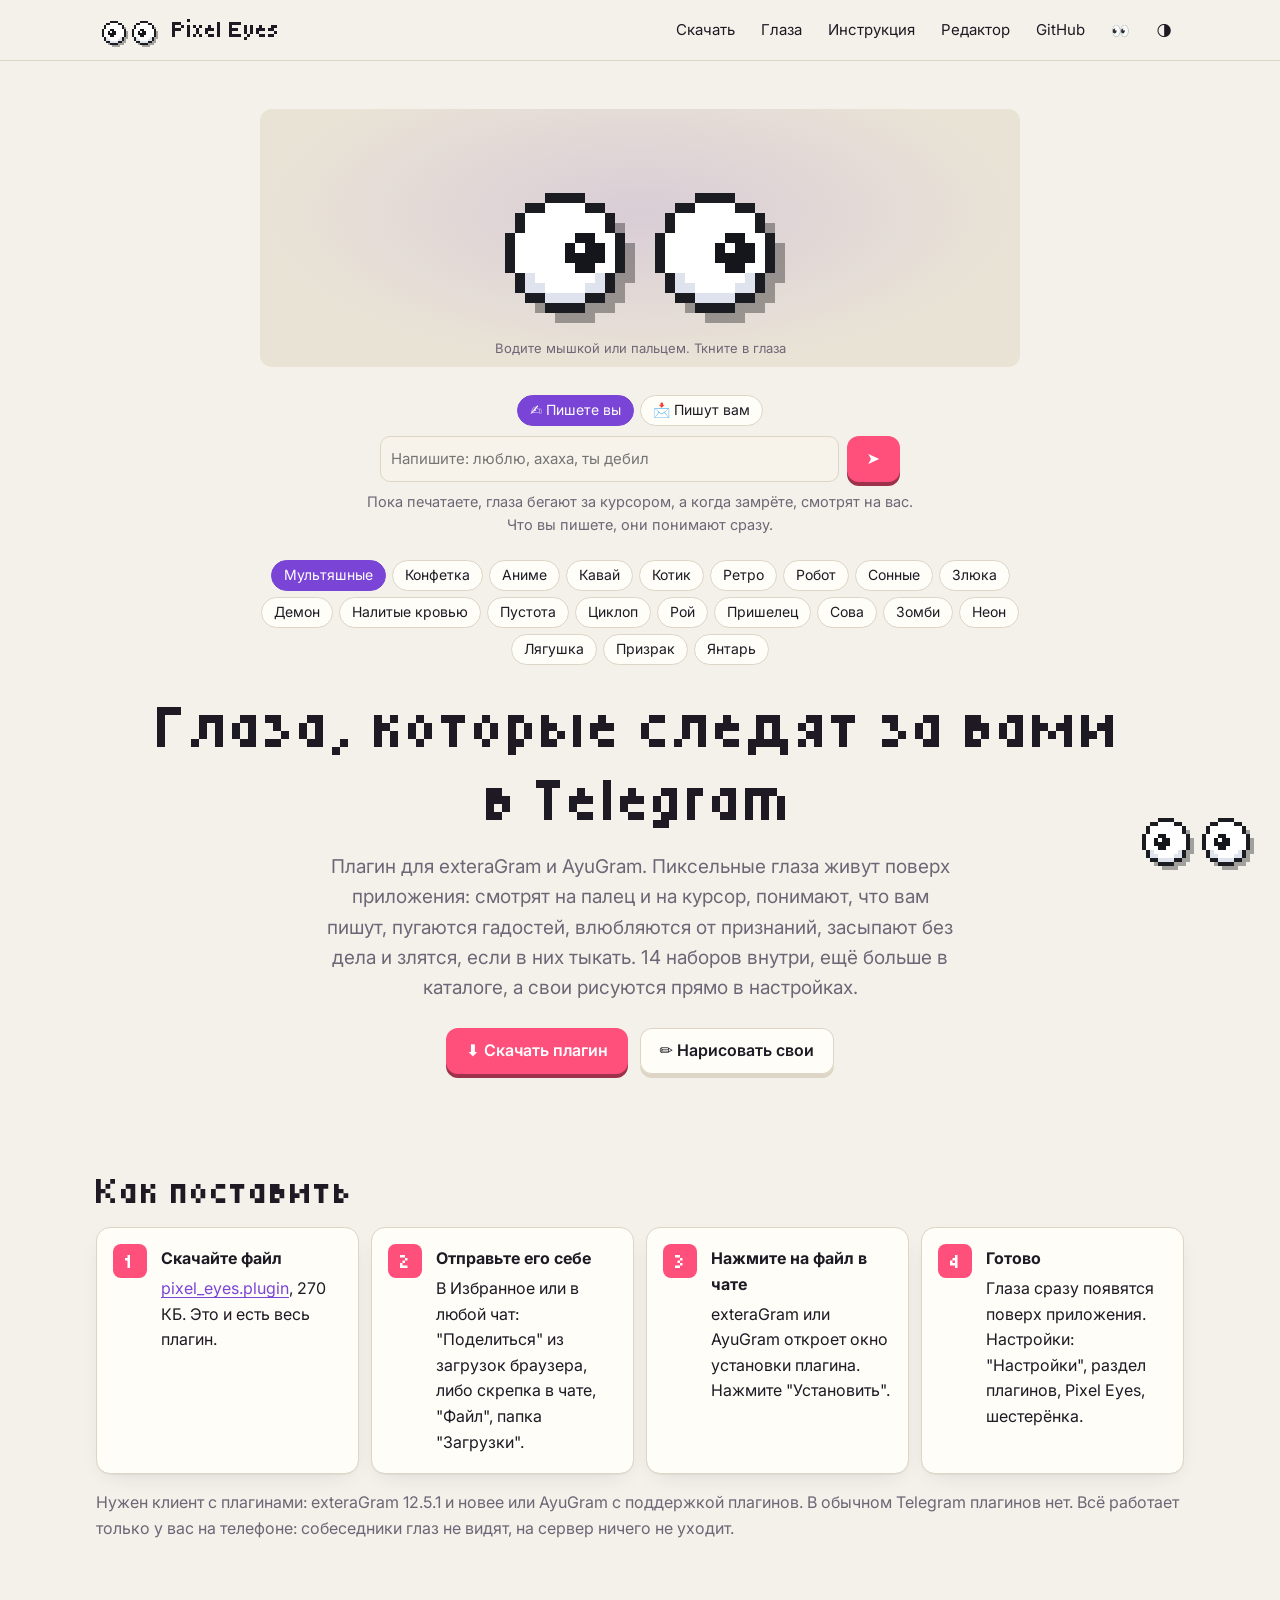
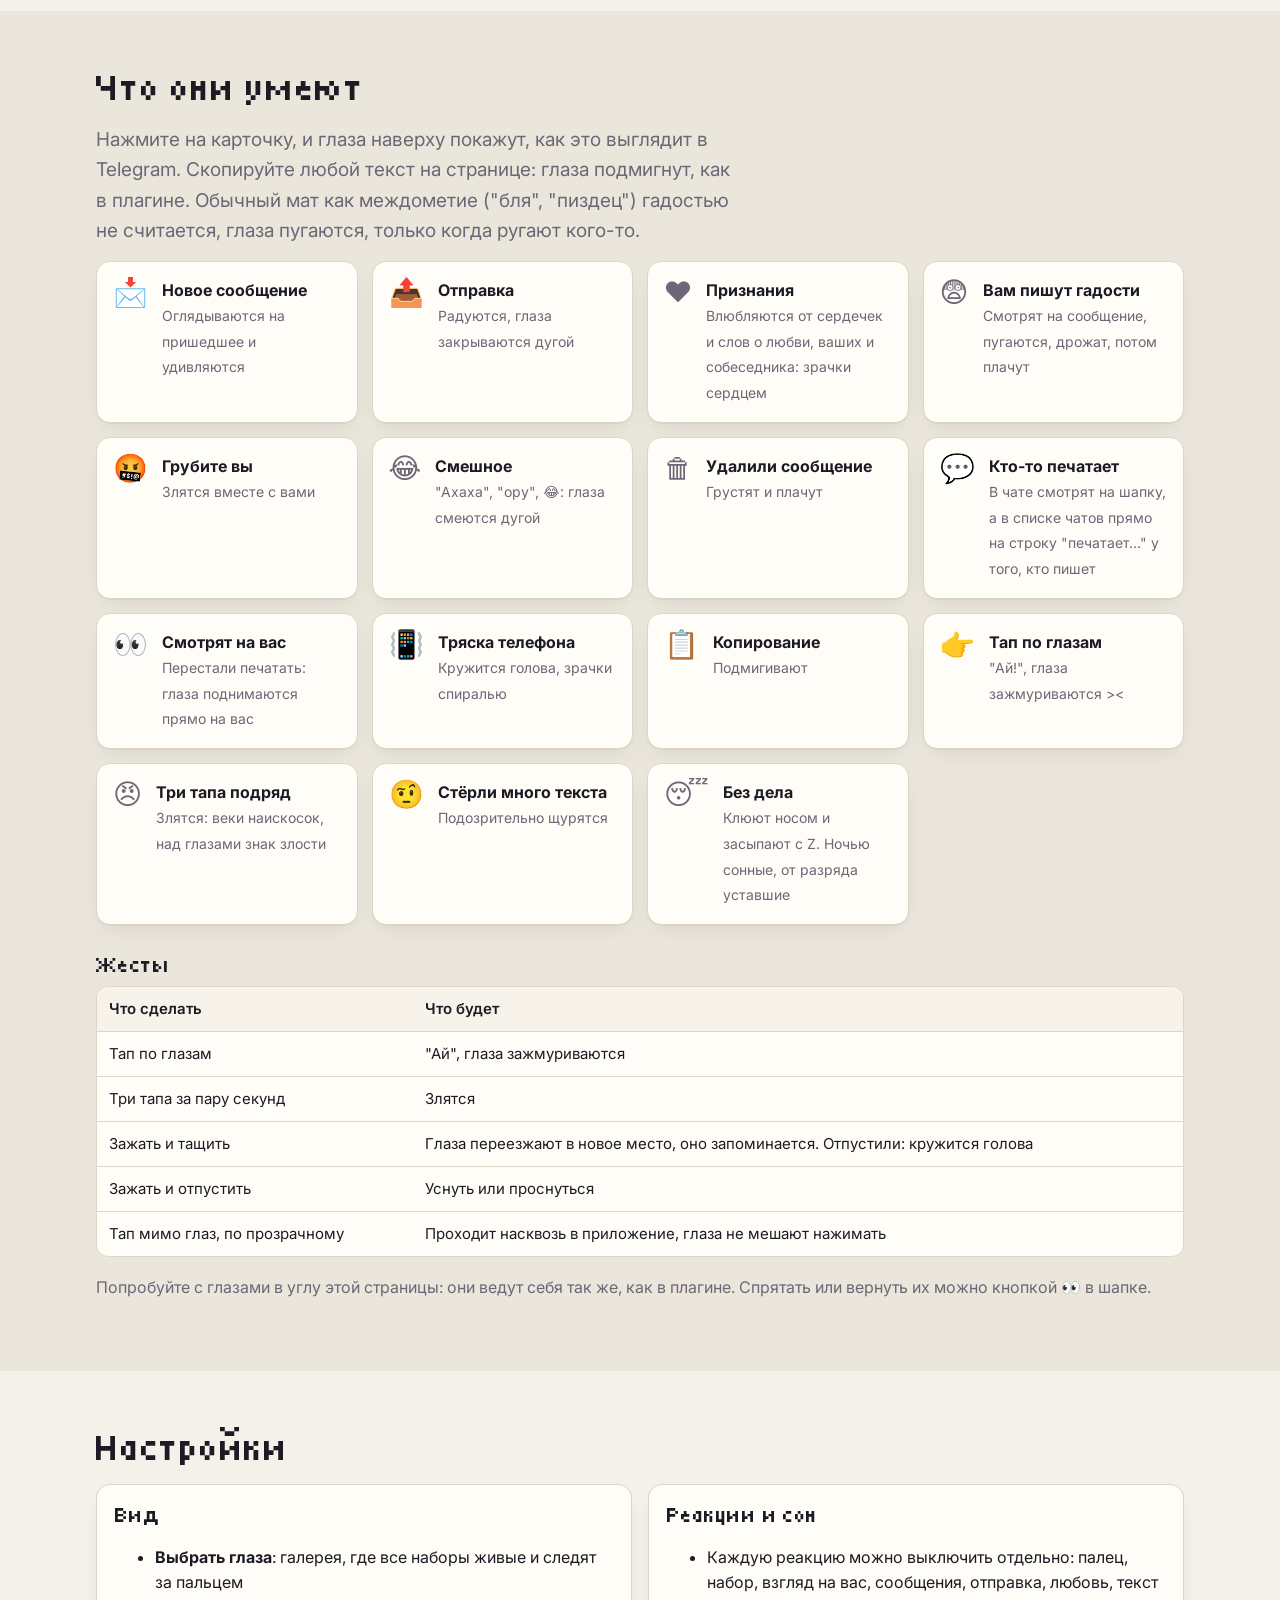
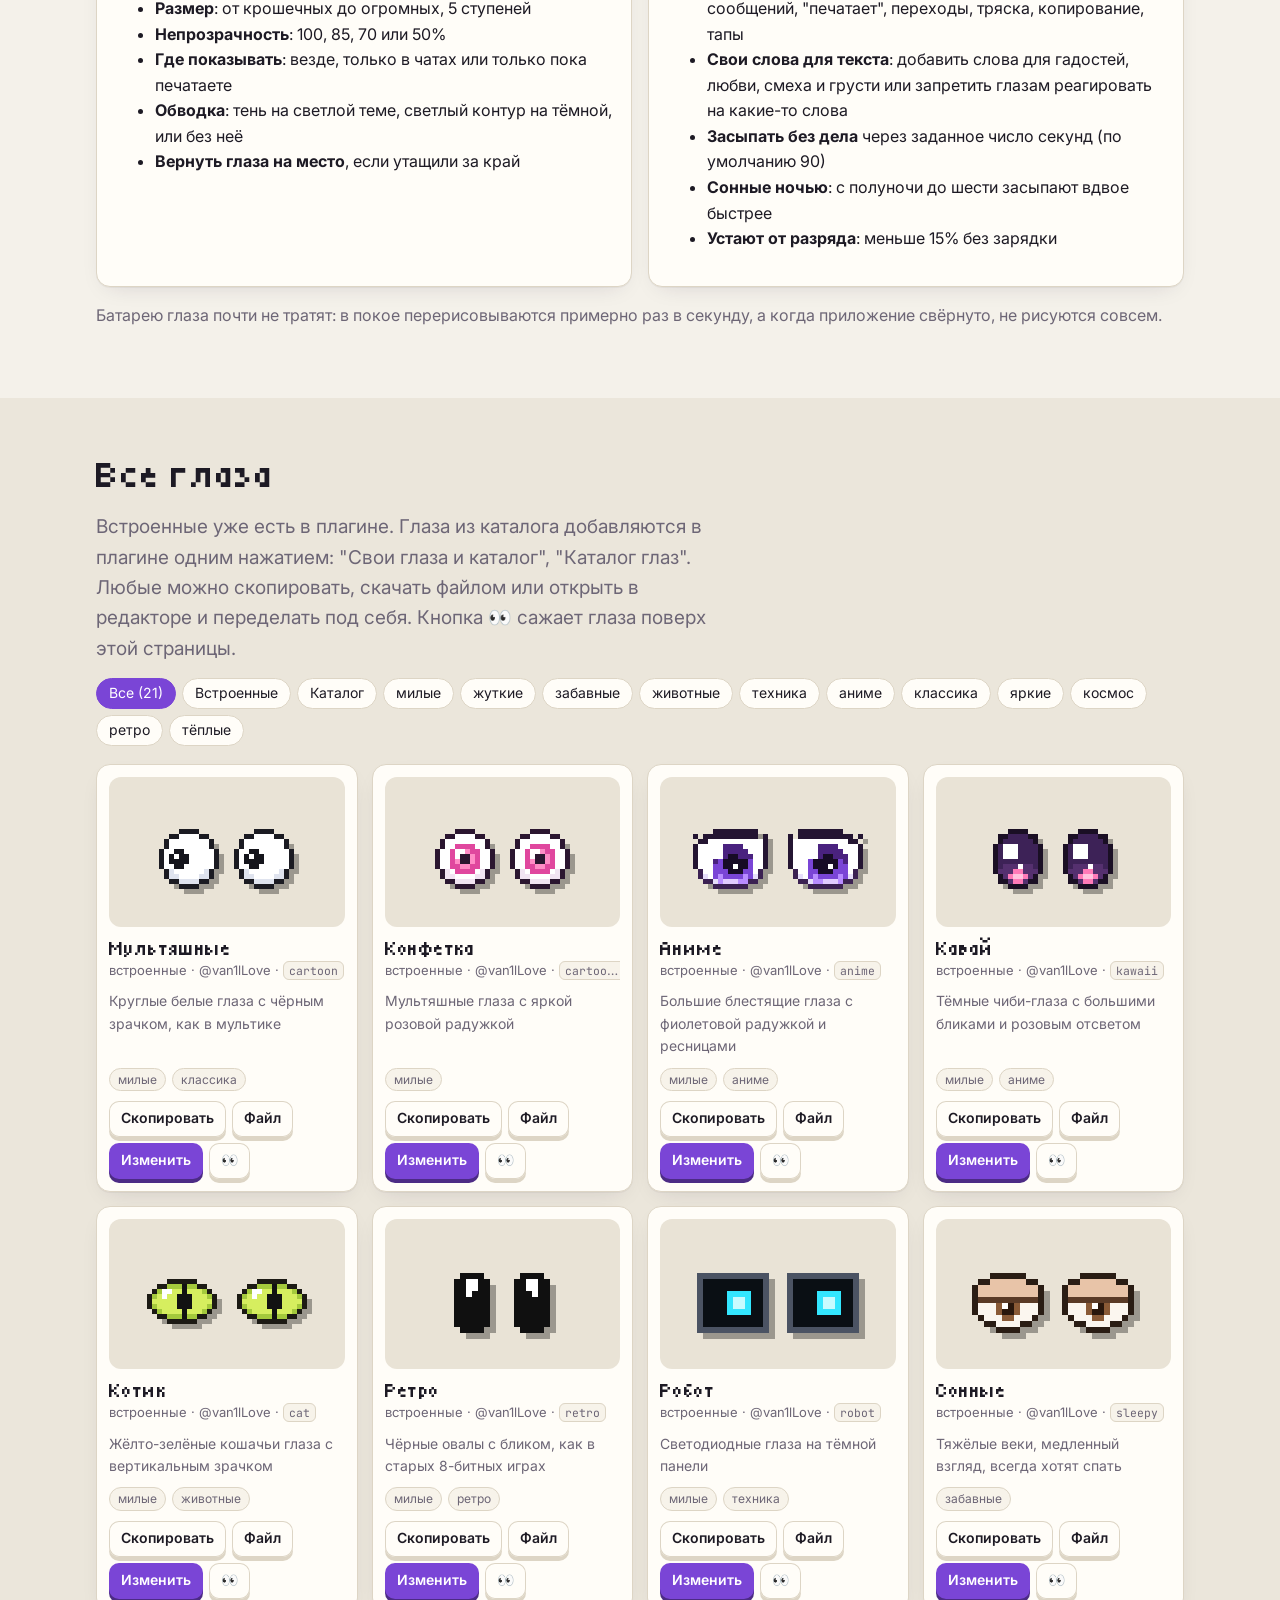
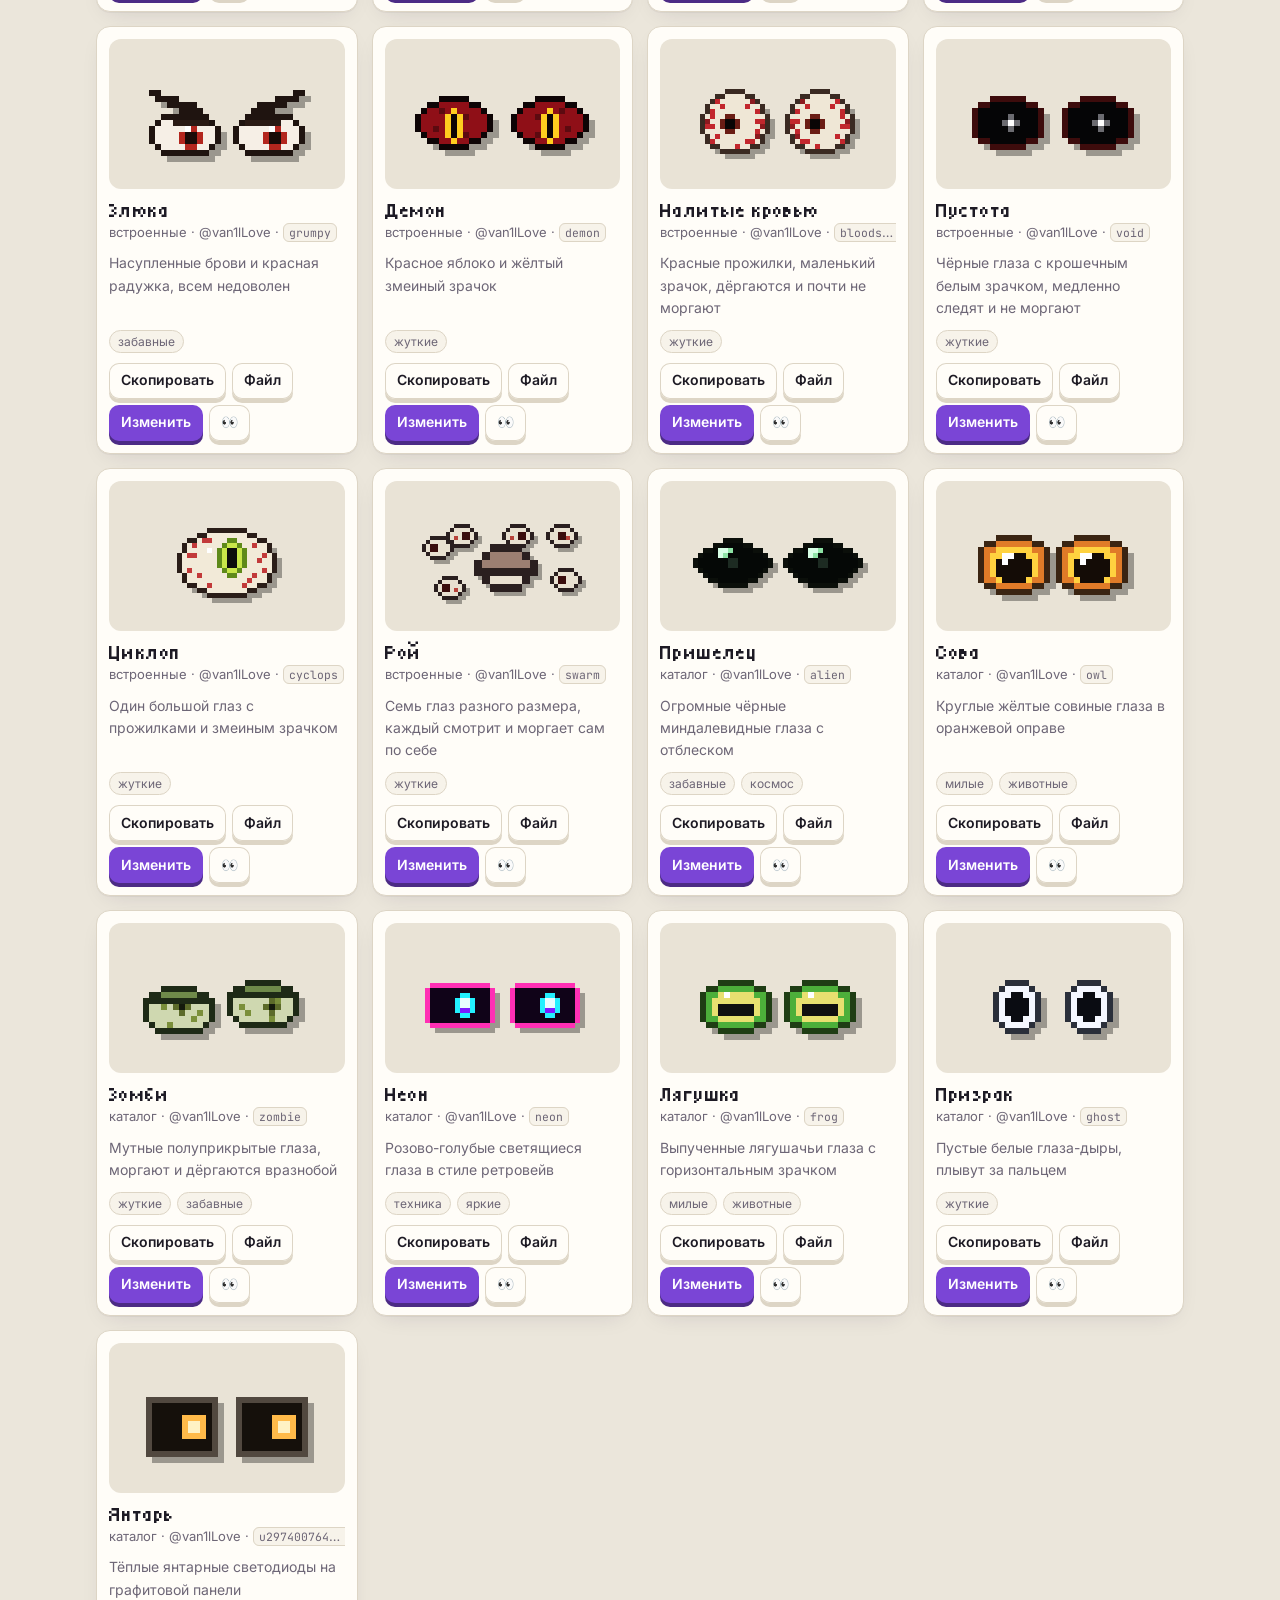
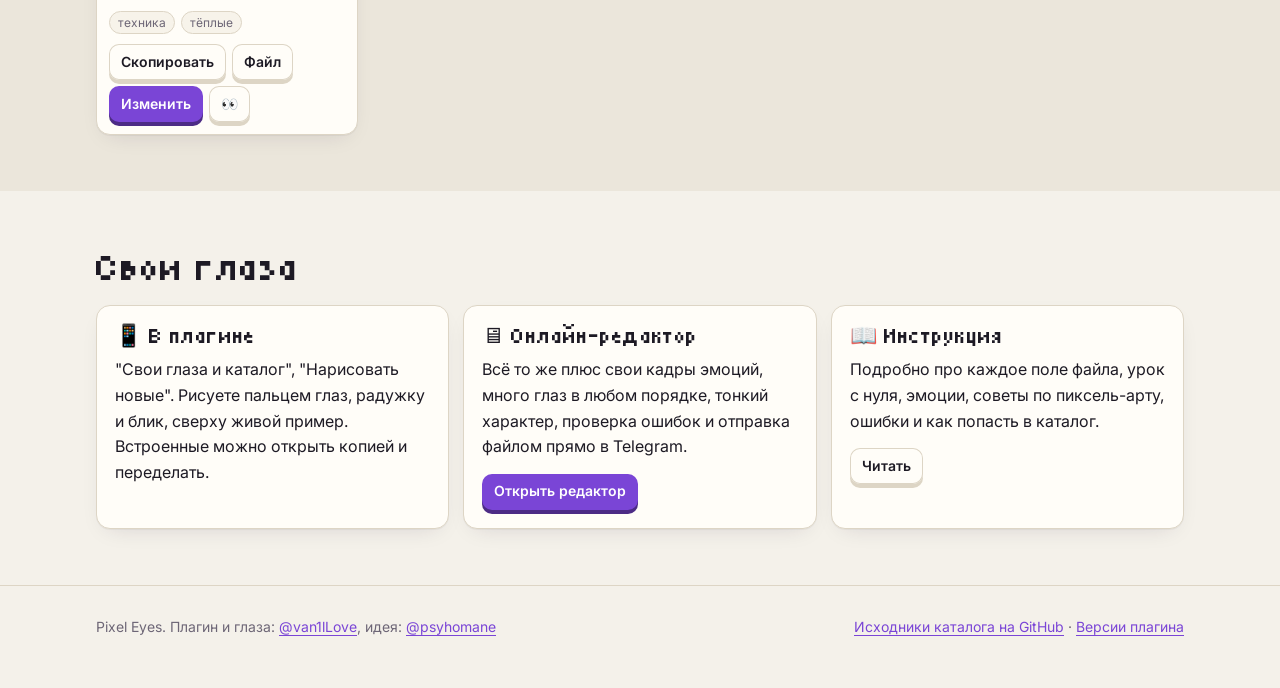
<file: index.html>
<!doctype html>
<html lang="ru">
<head>
<meta charset="utf-8">
<meta name="viewport" content="width=device-width, initial-scale=1, viewport-fit=cover">
<title>Pixel Eyes</title>
<meta name="description" content="Плагин для exteraGram и AyuGram: пиксельные глаза поверх Telegram, которые следят за пальцем, засыпают, злятся и влюбляются. Свои глаза рисуются в редакторе.">
<meta property="og:title" content="Pixel Eyes: глаза поверх Telegram">
<meta property="og:description" content="Плагин для exteraGram и AyuGram. 14 наборов глаз, каталог, редактор своих.">
<meta property="og:image" content="https://van1llove.github.io/pixel-eyes/previews/builtin.png">
<meta name="theme-color" content="#121019">
<link rel="icon" href="data:image/svg+xml,%3Csvg xmlns='http://www.w3.org/2000/svg' viewBox='0 0 8 8' shape-rendering='crispEdges'%3E%3Cpath fill='%231b1b22' d='M2 0h4v1H2zM1 1h1v1H1zM6 1h1v1H6zM0 2h1v4H0zM7 2h1v4H7zM1 6h1v1H1zM6 6h1v1H6zM2 7h4v1H2z'/%3E%3Cpath fill='%23fff' d='M2 1h4v1H2zM1 2h6v4H1zM2 6h4v1H2z'/%3E%3Cpath fill='%2315151c' d='M3 3h2v2H3z'/%3E%3C/svg%3E">
<script>try{var t=localStorage.getItem('pe-theme');if(t)document.documentElement.setAttribute('data-theme',t)}catch(e){}</script>
<link rel="preconnect" href="https://fonts.googleapis.com">
<link rel="preconnect" href="https://fonts.gstatic.com" crossorigin>
<link href="https://fonts.googleapis.com/css2?family=Inter:wght@400;600;700&family=JetBrains+Mono:wght@400;600&family=Tiny5&display=swap" rel="stylesheet">
<link rel="stylesheet" href="assets/site.css?v=12">
<script src="assets/eyes.js?v=12" defer></script>
<script src="assets/site.js?v=12" defer></script>
</head>
<body data-page="home">

<header class="top">
  <div class="wrap">
    <a class="brand" href="./"><canvas id="logo-eyes" aria-hidden="true"></canvas>Pixel Eyes</a>
    <button class="icon-btn menu-btn" type="button" aria-label="Меню" aria-expanded="false">☰</button>
    <nav class="nav">
      <a href="#download">Скачать</a>
      <a href="#eyes">Глаза</a>
      <a href="guide.html">Инструкция</a>
      <a href="editor.html">Редактор</a>
      <a href="https://github.com/van1lLove/pixel-eyes">GitHub</a>
      <button class="icon-btn" id="float-btn" type="button" title="Глаза поверх страницы, как в плагине">👀</button>
      <button class="icon-btn" id="theme-btn" type="button" title="Тема">🌗</button>
    </nav>
  </div>
</header>

<main>
  <section class="hero">
    <div class="wrap">
      <div class="stage" id="hero-stage">
        <div class="stage-hint">Водите мышкой или пальцем. Ткните в глаза</div>
      </div>
      <div class="chat-demo">
        <div class="chips" id="type-dir">
          <button class="chip on" type="button" data-dir="out">✍️ Пишете вы</button>
          <button class="chip" type="button" data-dir="in">📩 Пишут вам</button>
        </div>
        <div class="typing-demo">
          <label class="sr-only" for="type-demo">Сообщение</label>
          <input id="type-demo" type="text" autocomplete="off" enterkeyhint="send" placeholder="Напишите: люблю, ахаха, ты дебил">
          <button class="btn" id="type-send" type="button" aria-label="Отправить">➤</button>
        </div>
        <p class="type-hint" id="type-hint">Пока печатаете, глаза бегают за курсором, а когда замрёте, смотрят на вас. Что вы пишете, они понимают сразу.</p>
      </div>
      <div class="chips" id="hero-skins"></div>
      <h1>Глаза, которые следят за&nbsp;вами в&nbsp;Telegram</h1>
      <p class="lead">Плагин для exteraGram и AyuGram. Пиксельные глаза живут поверх приложения: смотрят на палец и на курсор, понимают, что вам пишут, пугаются гадостей, влюбляются от признаний, засыпают без дела и злятся, если в них тыкать. 14 наборов внутри, ещё больше в каталоге, а свои рисуются прямо в настройках.</p>
      <div class="hero-actions">
        <a class="btn" data-download href="https://github.com/van1lLove/pixel-eyes/raw/refs/heads/main/plugin/pixel_eyes.plugin">⬇️ Скачать плагин</a>
        <a class="btn alt" href="editor.html">✏️ Нарисовать свои</a>
      </div>
    </div>
  </section>

  <section id="download">
    <div class="wrap">
      <h2>Как поставить</h2>
      <ol class="steps">
        <li class="card"><b>Скачайте файл</b>
          <a data-download href="https://github.com/van1lLove/pixel-eyes/raw/refs/heads/main/plugin/pixel_eyes.plugin">pixel_eyes.plugin</a>, 270 КБ. Это и есть весь плагин.</li>
        <li class="card"><b>Отправьте его себе</b>
          В Избранное или в любой чат: "Поделиться" из загрузок браузера, либо скрепка в чате, "Файл", папка "Загрузки".</li>
        <li class="card"><b>Нажмите на файл в чате</b>
          exteraGram или AyuGram откроет окно установки плагина. Нажмите "Установить".</li>
        <li class="card"><b>Готово</b>
          Глаза сразу появятся поверх приложения. Настройки: "Настройки", раздел плагинов, Pixel Eyes, шестерёнка.</li>
      </ol>
      <p class="muted" style="margin-top:16px">Нужен клиент с плагинами: exteraGram 12.5.1 и новее или AyuGram с поддержкой плагинов. В обычном Telegram плагинов нет. Всё работает только у вас на телефоне: собеседники глаз не видят, на сервер ничего не уходит.</p>
    </div>
  </section>

  <section id="what" style="background:var(--bg2)">
    <div class="wrap">
      <h2>Что они умеют</h2>
      <p class="lead">Нажмите на карточку, и глаза наверху покажут, как это выглядит в Telegram. Скопируйте любой текст на странице: глаза подмигнут, как в плагине. Обычный мат как междометие ("бля", "пиздец") гадостью не считается, глаза пугаются, только когда ругают кого-то.</p>
      <div class="grid3">
        <button class="card react" type="button" data-event="incoming"><span class="emo">📩</span><div><b>Новое сообщение</b><span>Оглядываются на пришедшее и удивляются</span></div></button>
        <button class="card react" type="button" data-event="send"><span class="emo">📤</span><div><b>Отправка</b><span>Радуются, глаза закрываются дугой</span></div></button>
        <button class="card react" type="button" data-event="love"><span class="emo">❤️</span><div><b>Признания</b><span>Влюбляются от сердечек и слов о любви, ваших и собеседника: зрачки сердцем</span></div></button>
        <button class="card react" type="button" data-event="insulted"><span class="emo">😨</span><div><b>Вам пишут гадости</b><span>Смотрят на сообщение, пугаются, дрожат, потом плачут</span></div></button>
        <button class="card react" type="button" data-event="rude"><span class="emo">🤬</span><div><b>Грубите вы</b><span>Злятся вместе с вами</span></div></button>
        <button class="card react" type="button" data-event="laugh"><span class="emo">😂</span><div><b>Смешное</b><span>"Ахаха", "ору", 😂: глаза смеются дугой</span></div></button>
        <button class="card react" type="button" data-event="deleted"><span class="emo">🗑</span><div><b>Удалили сообщение</b><span>Грустят и плачут</span></div></button>
        <button class="card react" type="button" data-event="peer_typing"><span class="emo">💬</span><div><b>Кто-то печатает</b><span>В чате смотрят на шапку, а в списке чатов прямо на строку "печатает..." у того, кто пишет</span></div></button>
        <button class="card react" type="button" data-event="emo:stare"><span class="emo">👀</span><div><b>Смотрят на вас</b><span>Перестали печатать: глаза поднимаются прямо на вас</span></div></button>
        <button class="card react" type="button" data-event="shake"><span class="emo">📳</span><div><b>Тряска телефона</b><span>Кружится голова, зрачки спиралью</span></div></button>
        <button class="card react" type="button" data-event="copy"><span class="emo">📋</span><div><b>Копирование</b><span>Подмигивают</span></div></button>
        <button class="card react" type="button" data-event="poke"><span class="emo">👉</span><div><b>Тап по глазам</b><span>"Ай!", глаза зажмуриваются ><</span></div></button>
        <button class="card react" type="button" data-event="poke3"><span class="emo">😠</span><div><b>Три тапа подряд</b><span>Злятся: веки наискосок, над глазами знак злости</span></div></button>
        <button class="card react" type="button" data-event="emo:suspicious"><span class="emo">🤨</span><div><b>Стёрли много текста</b><span>Подозрительно щурятся</span></div></button>
        <button class="card react" type="button" data-event="emo:asleep"><span class="emo">😴</span><div><b>Без дела</b><span>Клюют носом и засыпают с Z. Ночью сонные, от разряда уставшие</span></div></button>
      </div>
      <h3>Жесты</h3>
      <div class="table-wrap"><table>
        <tr><th>Что сделать</th><th>Что будет</th></tr>
        <tr><td>Тап по глазам</td><td>"Ай", глаза зажмуриваются</td></tr>
        <tr><td>Три тапа за пару секунд</td><td>Злятся</td></tr>
        <tr><td>Зажать и тащить</td><td>Глаза переезжают в новое место, оно запоминается. Отпустили: кружится голова</td></tr>
        <tr><td>Зажать и отпустить</td><td>Уснуть или проснуться</td></tr>
        <tr><td>Тап мимо глаз, по прозрачному</td><td>Проходит насквозь в приложение, глаза не мешают нажимать</td></tr>
      </table></div>
      <p class="muted">Попробуйте с глазами в углу этой страницы: они ведут себя так же, как в плагине. Спрятать или вернуть их можно кнопкой 👀 в шапке.</p>
    </div>
  </section>

  <section id="settings">
    <div class="wrap">
      <h2>Настройки</h2>
      <div class="grid2">
        <div class="card" style="padding:18px">
          <h3 style="margin-top:0">Вид</h3>
          <ul>
            <li><b>Выбрать глаза</b>: галерея, где все наборы живые и следят за пальцем</li>
            <li><b>Размер</b>: от крошечных до огромных, 5 ступеней</li>
            <li><b>Непрозрачность</b>: 100, 85, 70 или 50%</li>
            <li><b>Где показывать</b>: везде, только в чатах или только пока печатаете</li>
            <li><b>Обводка</b>: тень на светлой теме, светлый контур на тёмной, или без неё</li>
            <li><b>Вернуть глаза на место</b>, если утащили за край</li>
          </ul>
        </div>
        <div class="card" style="padding:18px">
          <h3 style="margin-top:0">Реакции и сон</h3>
          <ul>
            <li>Каждую реакцию можно выключить отдельно: палец, набор, взгляд на вас, сообщения, отправка, любовь, текст сообщений, "печатает", переходы, тряска, копирование, тапы</li>
            <li><b>Свои слова для текста</b>: добавить слова для гадостей, любви, смеха и грусти или запретить глазам реагировать на какие-то слова</li>
            <li><b>Засыпать без дела</b> через заданное число секунд (по умолчанию 90)</li>
            <li><b>Сонные ночью</b>: с полуночи до шести засыпают вдвое быстрее</li>
            <li><b>Устают от разряда</b>: меньше 15% без зарядки</li>
          </ul>
        </div>
      </div>
      <p class="muted" style="margin-top:16px">Батарею глаза почти не тратят: в покое перерисовываются примерно раз в секунду, а когда приложение свёрнуто, не рисуются совсем.</p>
    </div>
  </section>

  <section id="eyes" style="background:var(--bg2)">
    <div class="wrap">
      <h2>Все глаза</h2>
      <p class="lead">Встроенные уже есть в плагине. Глаза из каталога добавляются в плагине одним нажатием: "Свои глаза и каталог", "Каталог глаз". Любые можно скопировать, скачать файлом или открыть в редакторе и переделать под себя. Кнопка 👀 сажает глаза поверх этой страницы.</p>
      <div class="chips filter" id="gallery-filter"></div>
      <div class="gallery" id="gallery"><p class="muted">Загружаю глаза...</p></div>
    </div>
  </section>

  <section id="make">
    <div class="wrap">
      <h2>Свои глаза</h2>
      <div class="grid3">
        <div class="card" style="padding:18px">
          <h3 style="margin-top:0">📱 В плагине</h3>
          <p>"Свои глаза и каталог", "Нарисовать новые". Рисуете пальцем глаз, радужку и блик, сверху живой пример. Встроенные можно открыть копией и переделать.</p>
        </div>
        <div class="card" style="padding:18px">
          <h3 style="margin-top:0">🖥 Онлайн-редактор</h3>
          <p>Всё то же плюс свои кадры эмоций, много глаз в любом порядке, тонкий характер, проверка ошибок и отправка файлом прямо в Telegram.</p>
          <a class="btn small purple" href="editor.html">Открыть редактор</a>
        </div>
        <div class="card" style="padding:18px">
          <h3 style="margin-top:0">📖 Инструкция</h3>
          <p>Подробно про каждое поле файла, урок с нуля, эмоции, советы по пиксель-арту, ошибки и как попасть в каталог.</p>
          <a class="btn small alt" href="guide.html">Читать</a>
        </div>
      </div>
    </div>
  </section>
</main>

<footer>
  <div class="wrap">
    <span>Pixel Eyes. Плагин и глаза: <a href="https://t.me/van1lLove">@van1lLove</a>, идея: <a href="https://t.me/psyhomane">@psyhomane</a></span>
    <span><a href="https://github.com/van1lLove/pixel-eyes">Исходники каталога на GitHub</a> · <a href="https://github.com/van1lLove/pixel-eyes/releases">Версии плагина</a></span>
  </div>
</footer>
</body>
</html>
</file>
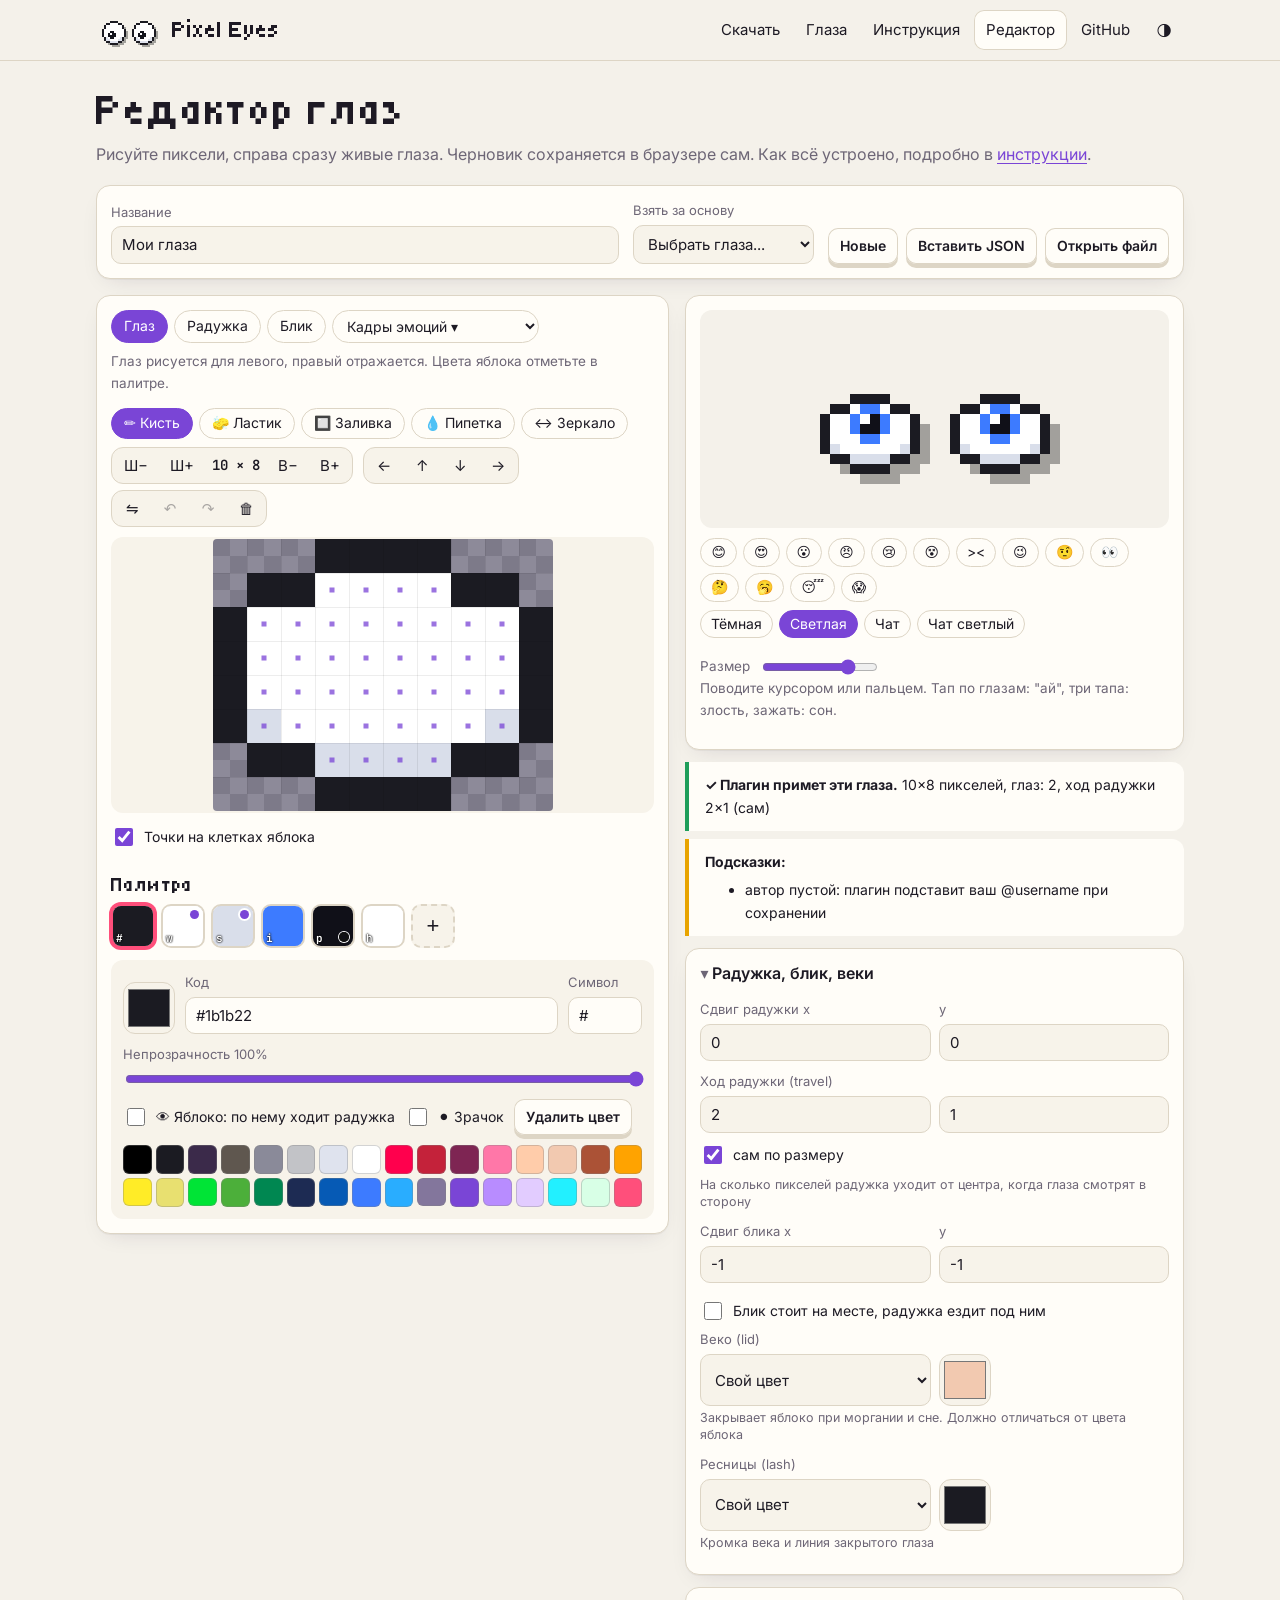
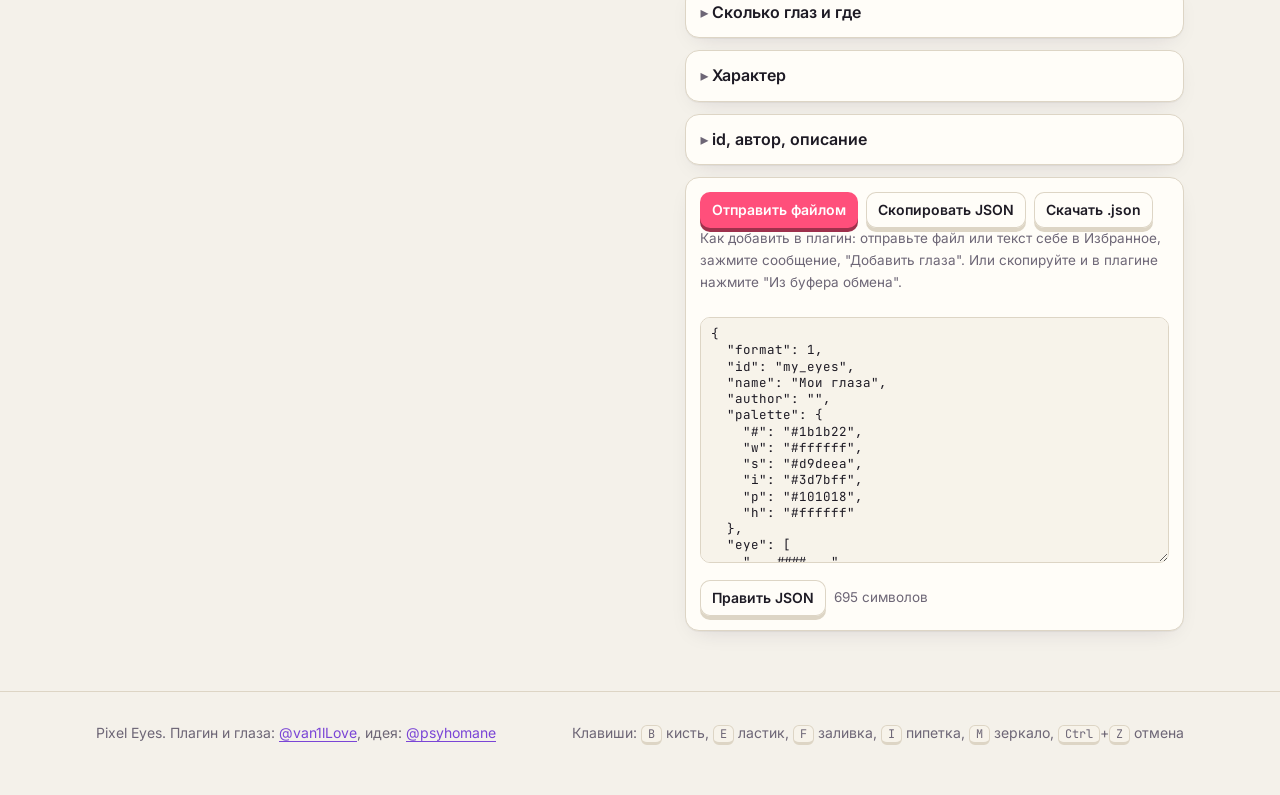
<file: editor.html>
<!doctype html>
<html lang="ru">
<head>
<meta charset="utf-8">
<meta name="viewport" content="width=device-width, initial-scale=1, viewport-fit=cover">
<title>Редактор глаз</title>
<meta name="description" content="Онлайн-редактор глаз для плагина Pixel Eyes: рисуйте пиксели, смотрите живой пример, отправляйте файл в Telegram.">
<meta property="og:title" content="Редактор глаз Pixel Eyes">
<meta property="og:description" content="Нарисуйте свои пиксельные глаза для exteraGram и AyuGram прямо в браузере.">
<meta property="og:image" content="https://van1llove.github.io/pixel-eyes/previews/builtin.png">
<link rel="icon" href="data:image/svg+xml,%3Csvg xmlns='http://www.w3.org/2000/svg' viewBox='0 0 8 8' shape-rendering='crispEdges'%3E%3Cpath fill='%231b1b22' d='M2 0h4v1H2zM1 1h1v1H1zM6 1h1v1H6zM0 2h1v4H0zM7 2h1v4H7zM1 6h1v1H1zM6 6h1v1H6zM2 7h4v1H2z'/%3E%3Cpath fill='%23fff' d='M2 1h4v1H2zM1 2h6v4H1zM2 6h4v1H2z'/%3E%3Cpath fill='%2315151c' d='M3 3h2v2H3z'/%3E%3C/svg%3E">
<script>try{var t=localStorage.getItem('pe-theme');if(t)document.documentElement.setAttribute('data-theme',t)}catch(e){}</script>
<link rel="preconnect" href="https://fonts.googleapis.com">
<link rel="preconnect" href="https://fonts.gstatic.com" crossorigin>
<link href="https://fonts.googleapis.com/css2?family=Inter:wght@400;600;700&family=JetBrains+Mono:wght@400;600&family=Tiny5&display=swap" rel="stylesheet">
<link rel="stylesheet" href="assets/site.css?v=12">
<script src="assets/eyes.js?v=12" defer></script>
<script src="assets/site.js?v=12" defer></script>
<script src="assets/editor.js?v=12" defer></script>
</head>
<body data-page="editor">

<header class="top">
  <div class="wrap">
    <a class="brand" href="./"><canvas id="logo-eyes" aria-hidden="true"></canvas>Pixel Eyes</a>
    <button class="icon-btn menu-btn" type="button" aria-label="Меню" aria-expanded="false">☰</button>
    <nav class="nav">
      <a href="./#download">Скачать</a>
      <a href="./#eyes">Глаза</a>
      <a href="guide.html">Инструкция</a>
      <a href="editor.html" aria-current="page">Редактор</a>
      <a href="https://github.com/van1lLove/pixel-eyes">GitHub</a>
      <button class="icon-btn" id="theme-btn" type="button" title="Тема">🌗</button>
    </nav>
  </div>
</header>

<main class="wrap editor">
  <div class="ed-head">
    <h1>Редактор глаз</h1>
    <p class="muted">Рисуйте пиксели, справа сразу живые глаза. Черновик сохраняется в браузере сам. Как всё устроено, подробно в <a href="guide.html">инструкции</a>.</p>
  </div>

  <div class="card ed-bar">
    <label class="fld grow"><span>Название</span><input id="ed-name" type="text" maxlength="40" autocomplete="off"></label>
    <label class="fld"><span>Взять за основу</span>
      <select id="ed-template"><option value="">Выбрать глаза...</option></select></label>
    <div class="ed-bar-btns">
      <button class="btn small alt" id="ed-new" type="button">Новые</button>
      <button class="btn small alt" id="ed-paste" type="button">Вставить JSON</button>
      <label class="btn small alt file-btn">Открыть файл<input id="ed-file" type="file" accept=".json,.eyes,application/json,text/plain"></label>
    </div>
    <div id="ed-paste-box" class="paste-box" hidden>
      <textarea id="ed-paste-text" rows="8" spellcheck="false" placeholder="Вставьте JSON глаз: из сообщения, из буфера, из файла. Лишний текст вокруг фигурных скобок не мешает"></textarea>
      <div class="row-btns"><button class="btn small" id="ed-paste-apply" type="button">Открыть</button><span id="ed-paste-err" class="err"></span></div>
    </div>
  </div>

  <div class="ed-grid">
    <div class="ed-main">
      <div class="card ed-paint">
        <div class="chips" id="ed-layers"></div>
        <p class="muted small" id="ed-layer-hint"></p>
        <div class="chips" id="ed-tools"></div>
        <div class="ed-ops">
          <span class="op-group" title="Размер слоя">
            <button class="icon-btn" id="ed-w-" type="button" title="Уже">Ш−</button>
            <button class="icon-btn" id="ed-w+" type="button" title="Шире">Ш+</button>
            <span id="ed-size" class="size">10 × 8</span>
            <button class="icon-btn" id="ed-h-" type="button" title="Ниже">В−</button>
            <button class="icon-btn" id="ed-h+" type="button" title="Выше">В+</button>
          </span>
          <span class="op-group" title="Сдвинуть рисунок">
            <button class="icon-btn" id="ed-left" type="button" title="Сдвинуть влево">←</button>
            <button class="icon-btn" id="ed-up" type="button" title="Сдвинуть вверх">↑</button>
            <button class="icon-btn" id="ed-down" type="button" title="Сдвинуть вниз">↓</button>
            <button class="icon-btn" id="ed-right" type="button" title="Сдвинуть вправо">→</button>
          </span>
          <span class="op-group">
            <button class="icon-btn" id="ed-flip" type="button" title="Отразить по горизонтали">⇋</button>
            <button class="icon-btn" id="ed-undo" type="button" title="Отменить (Ctrl+Z)">↶</button>
            <button class="icon-btn" id="ed-redo" type="button" title="Повторить (Ctrl+Y)">↷</button>
            <button class="icon-btn" id="ed-clear" type="button" title="Стереть слой">🗑</button>
          </span>
        </div>
        <div id="ed-canvas-holder" class="canvas-holder">
          <canvas id="ed-canvas" aria-label="Сетка пикселей"></canvas>
          <div id="ed-empty" class="empty" style="display:none">
            <p id="ed-empty-text"></p>
            <button class="btn small purple" id="ed-create" type="button">Создать</button>
          </div>
        </div>
        <div class="ed-under">
          <label class="chk"><input id="ed-show-sclera" type="checkbox" checked><span>Точки на клетках яблока</span></label>
          <button class="btn small alt" id="ed-remove" type="button" style="display:none">Убрать слой</button>
        </div>

        <h3>Палитра</h3>
        <div id="ed-palette" class="palette"></div>
        <div id="ed-color" class="color-box">
          <div class="color-row">
            <input id="ed-color-input" type="color" aria-label="Цвет">
            <label class="fld"><span>Код</span><input id="ed-hex" type="text" spellcheck="false" autocomplete="off"></label>
            <label class="fld narrow"><span>Символ</span><input id="ed-char" type="text" maxlength="2" spellcheck="false" autocomplete="off"></label>
          </div>
          <label class="fld"><span>Непрозрачность <output id="ed-alpha-val">100%</output></span><input id="ed-alpha" type="range" min="0" max="255" step="1"></label>
          <div class="color-row">
            <label class="chk"><input id="ed-is-sclera" type="checkbox"><span>👁 Яблоко: по нему ходит радужка</span></label>
            <label class="chk"><input id="ed-is-pupil" type="checkbox"><span>⚫ Зрачок</span></label>
            <button class="btn small alt" id="ed-del-color" type="button">Удалить цвет</button>
          </div>
          <div class="presets" id="ed-presets" aria-label="Быстрые цвета"></div>
        </div>
      </div>
    </div>

    <div class="ed-side">
      <div class="card ed-preview">
        <div class="stage" id="ed-stage"></div>
        <div class="chips" id="ed-emos"></div>
        <div class="ed-preview-row">
          <div class="chips" id="ed-bg">
            <button class="chip" type="button" data-v="dark">Тёмная</button>
            <button class="chip" type="button" data-v="light">Светлая</button>
            <button class="chip" type="button" data-v="chat-dark">Чат</button>
            <button class="chip" type="button" data-v="chat-light">Чат светлый</button>
          </div>
          <label class="rng" title="Размер примера"><span class="muted small">Размер</span><input id="ed-unit" type="range" min="3" max="12" value="10"></label>
        </div>
        <p class="muted small">Поводите курсором или пальцем. Тап по глазам: "ай", три тапа: злость, зажать: сон.</p>
      </div>

      <div id="ed-status"></div>

      <details class="card ed-sect" open>
        <summary>Радужка, блик, веки</summary>
        <div id="ed-eye-opts" class="sect-body"></div>
      </details>
      <details class="card ed-sect">
        <summary>Сколько глаз и где</summary>
        <div id="ed-layout-opts" class="sect-body"></div>
      </details>
      <details class="card ed-sect">
        <summary>Характер</summary>
        <div id="ed-beh-opts" class="sect-body"></div>
      </details>
      <details class="card ed-sect">
        <summary>id, автор, описание</summary>
        <div id="ed-meta" class="sect-body"></div>
      </details>

      <div class="card ed-out">
        <div class="row-btns">
          <button class="btn small" id="ed-share" type="button">Отправить файлом</button>
          <button class="btn small alt" id="ed-copy" type="button">Скопировать JSON</button>
          <button class="btn small alt" id="ed-download" type="button">Скачать .json</button>
        </div>
        <p class="muted small">Как добавить в плагин: отправьте файл или текст себе в Избранное, зажмите сообщение, "Добавить глаза". Или скопируйте и в плагине нажмите "Из буфера обмена".</p>
        <textarea id="ed-json" rows="14" readonly spellcheck="false" aria-label="JSON глаз"></textarea>
        <div class="row-btns">
          <button class="btn small alt" id="ed-edit-json" type="button">Править JSON</button>
          <button class="btn small" id="ed-apply-json" type="button" style="display:none">Применить</button>
          <span id="ed-json-size" class="muted small"></span>
        </div>
        <div id="ed-json-err" class="err"></div>
      </div>
    </div>
  </div>
</main>

<footer>
  <div class="wrap">
    <span>Pixel Eyes. Плагин и глаза: <a href="https://t.me/van1lLove">@van1lLove</a>, идея: <a href="https://t.me/psyhomane">@psyhomane</a></span>
    <span>Клавиши: <kbd>B</kbd> кисть, <kbd>E</kbd> ластик, <kbd>F</kbd> заливка, <kbd>I</kbd> пипетка, <kbd>M</kbd> зеркало, <kbd>Ctrl</kbd>+<kbd>Z</kbd> отмена</span>
  </div>
</footer>
</body>
</html>
</file>
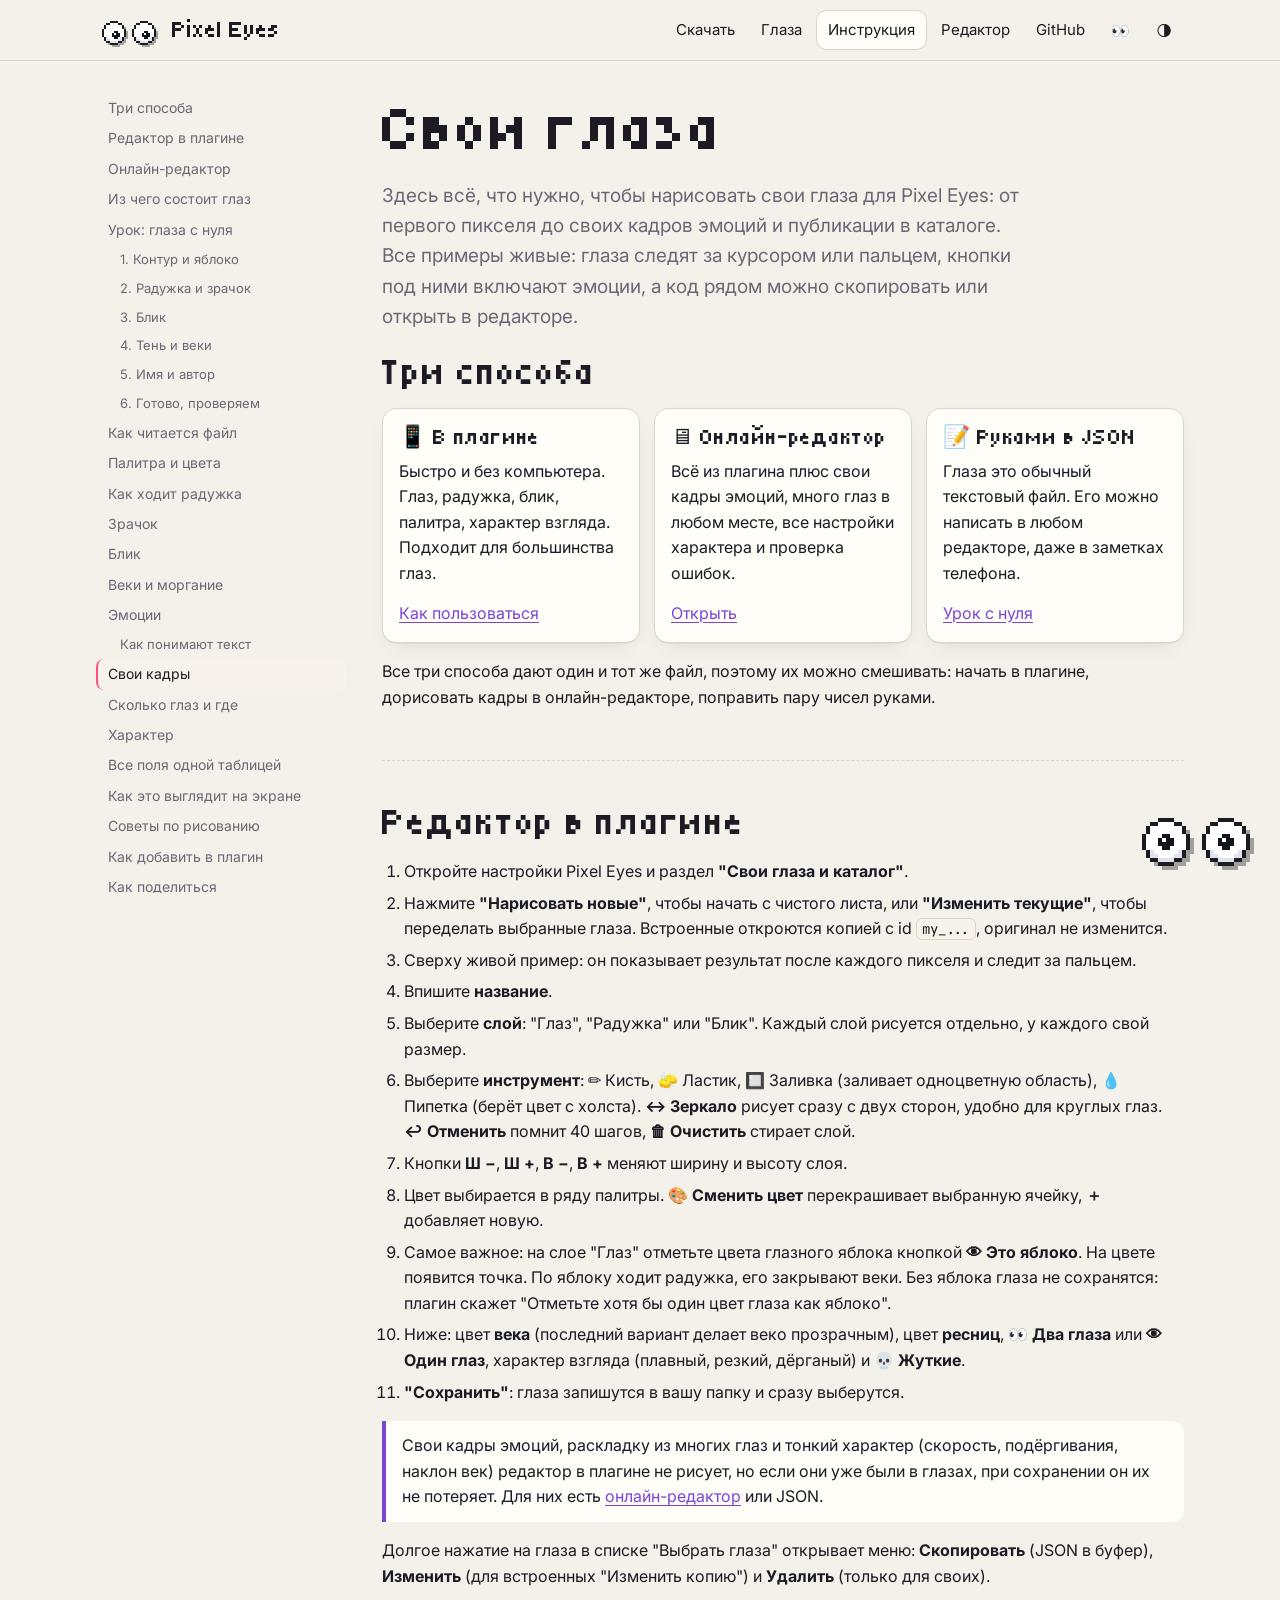
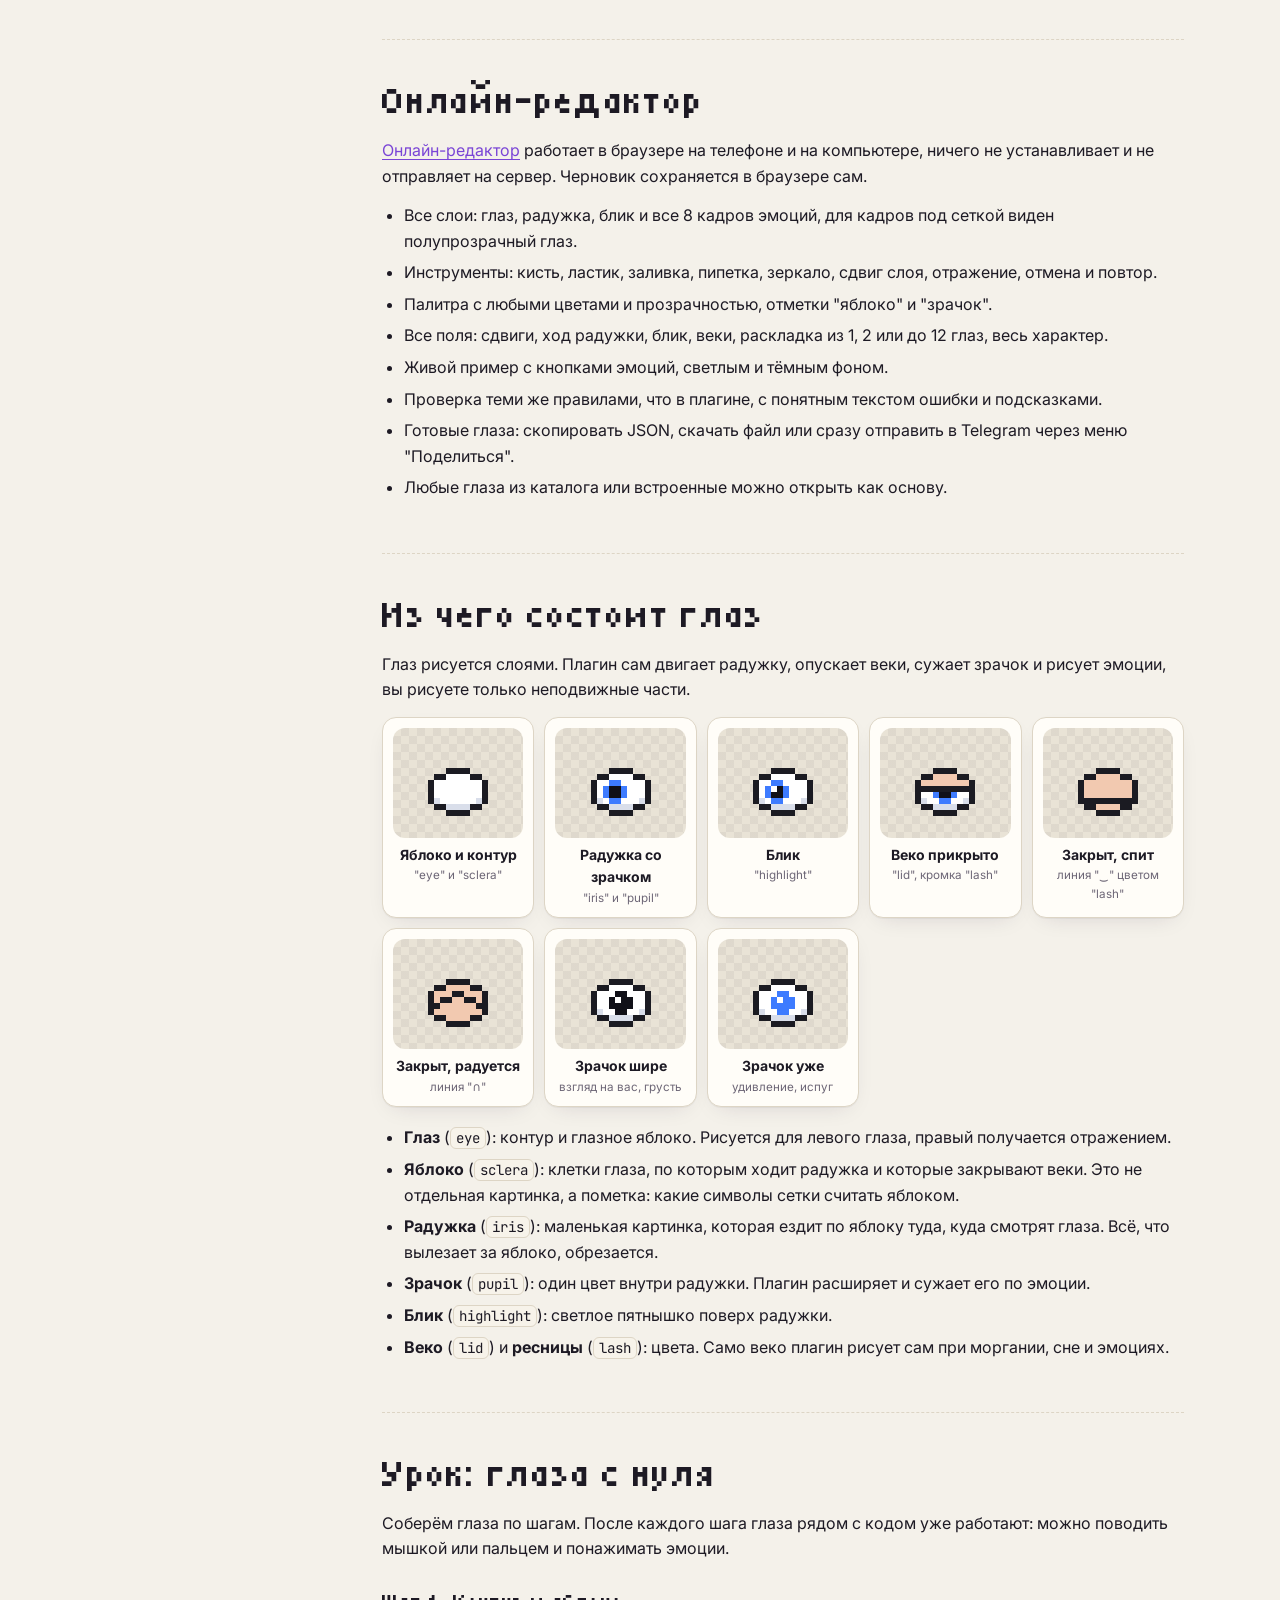
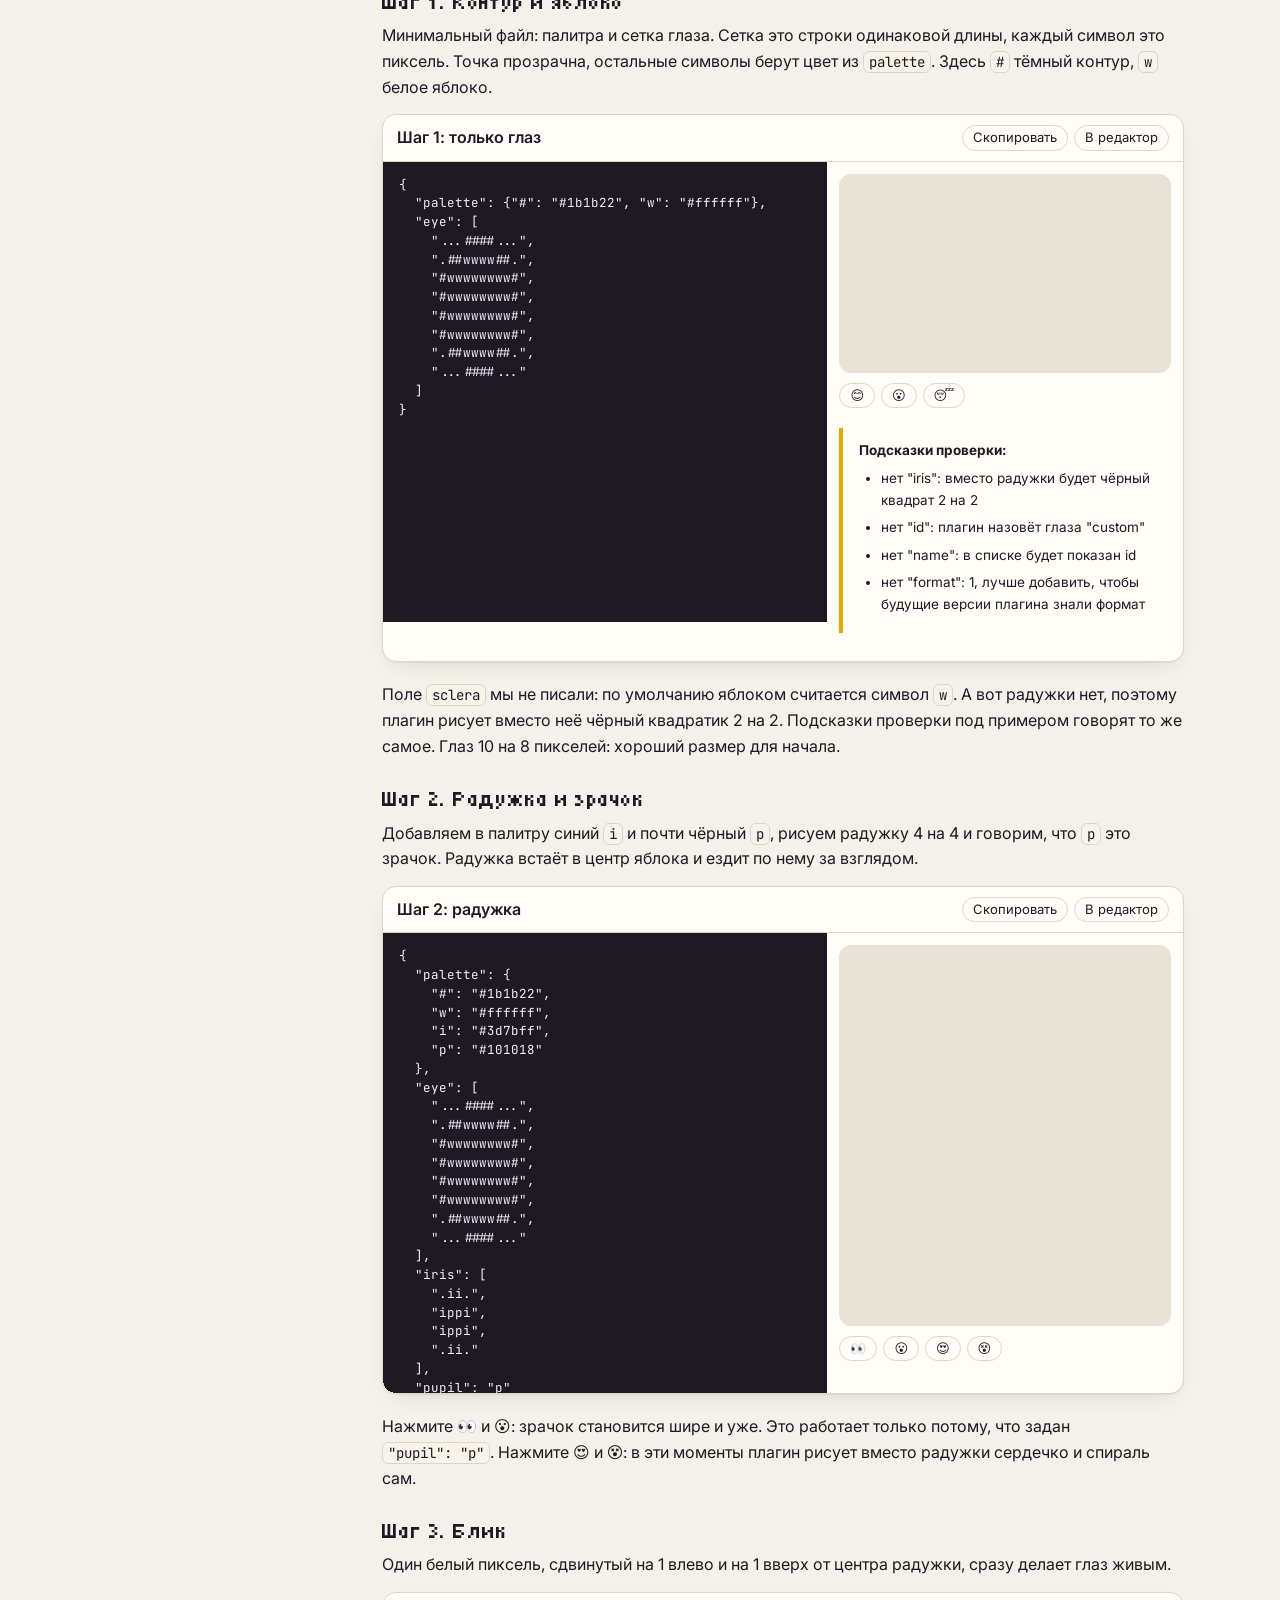
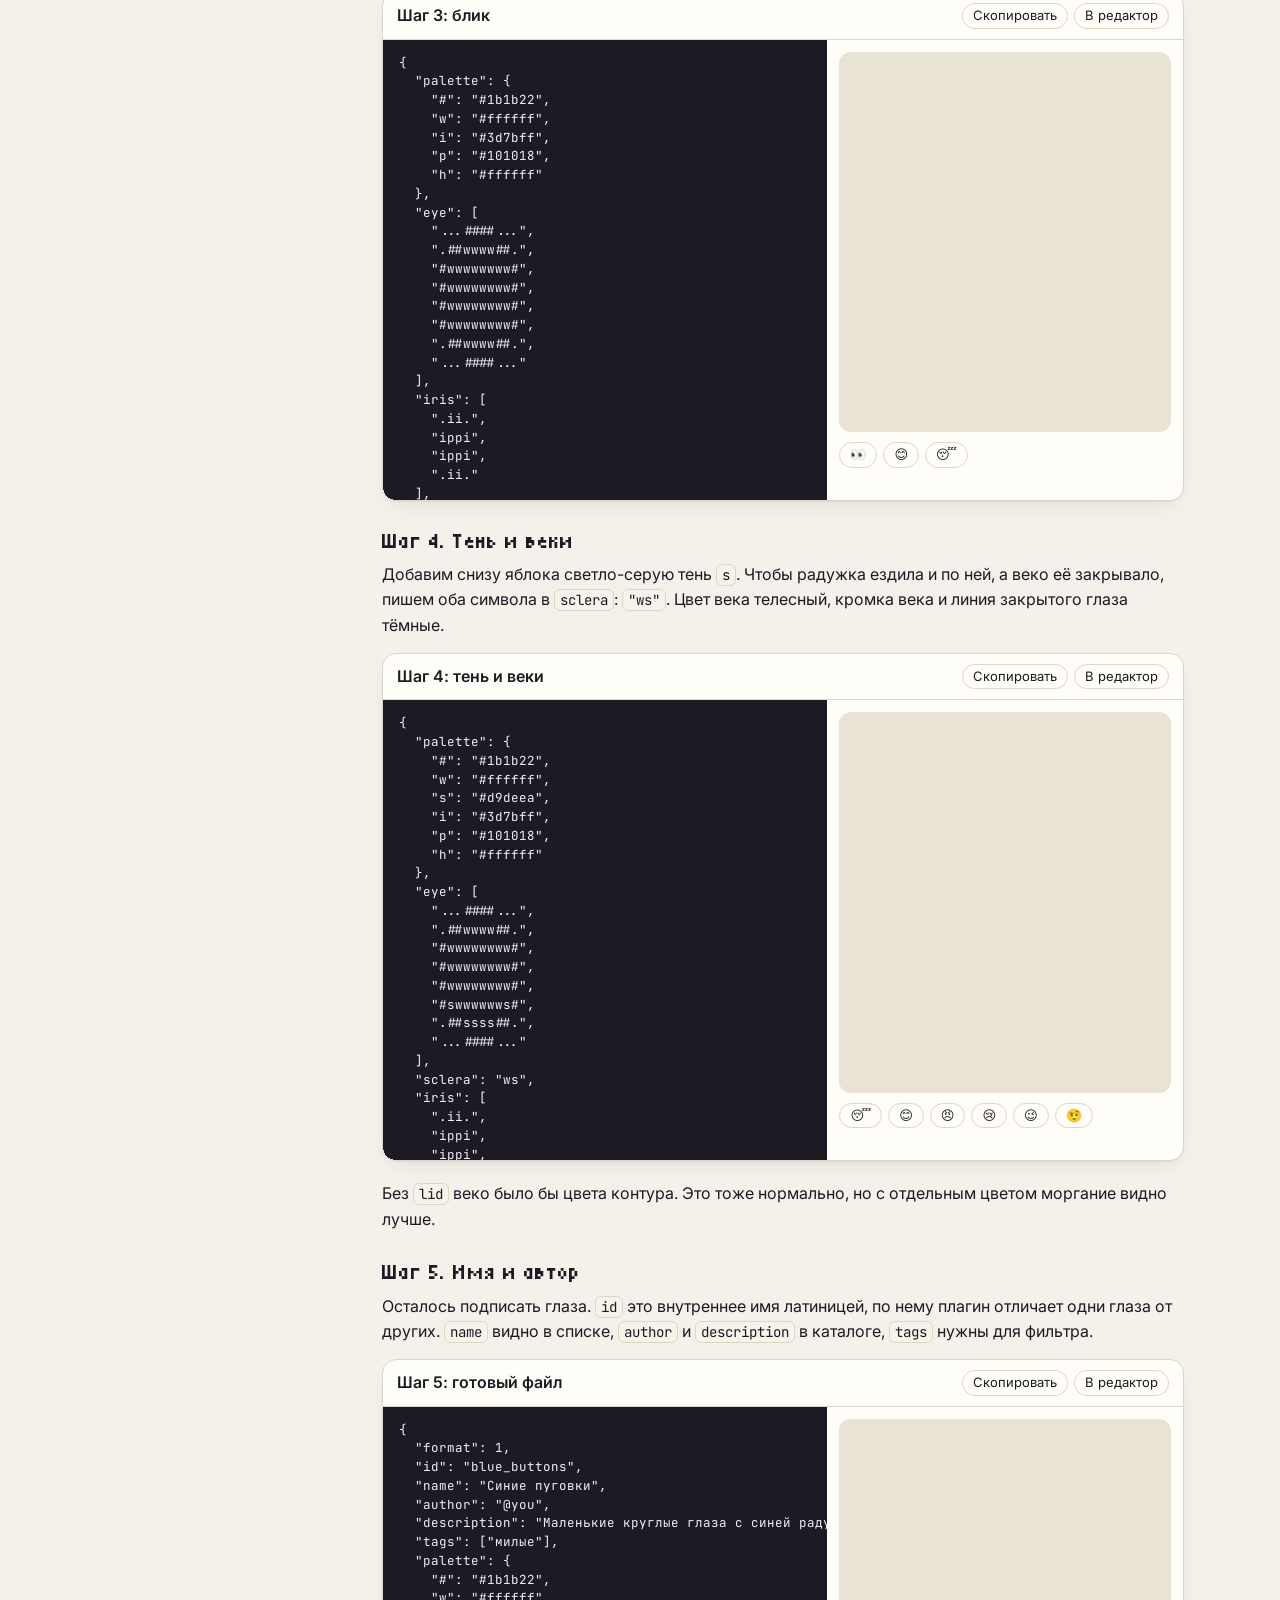
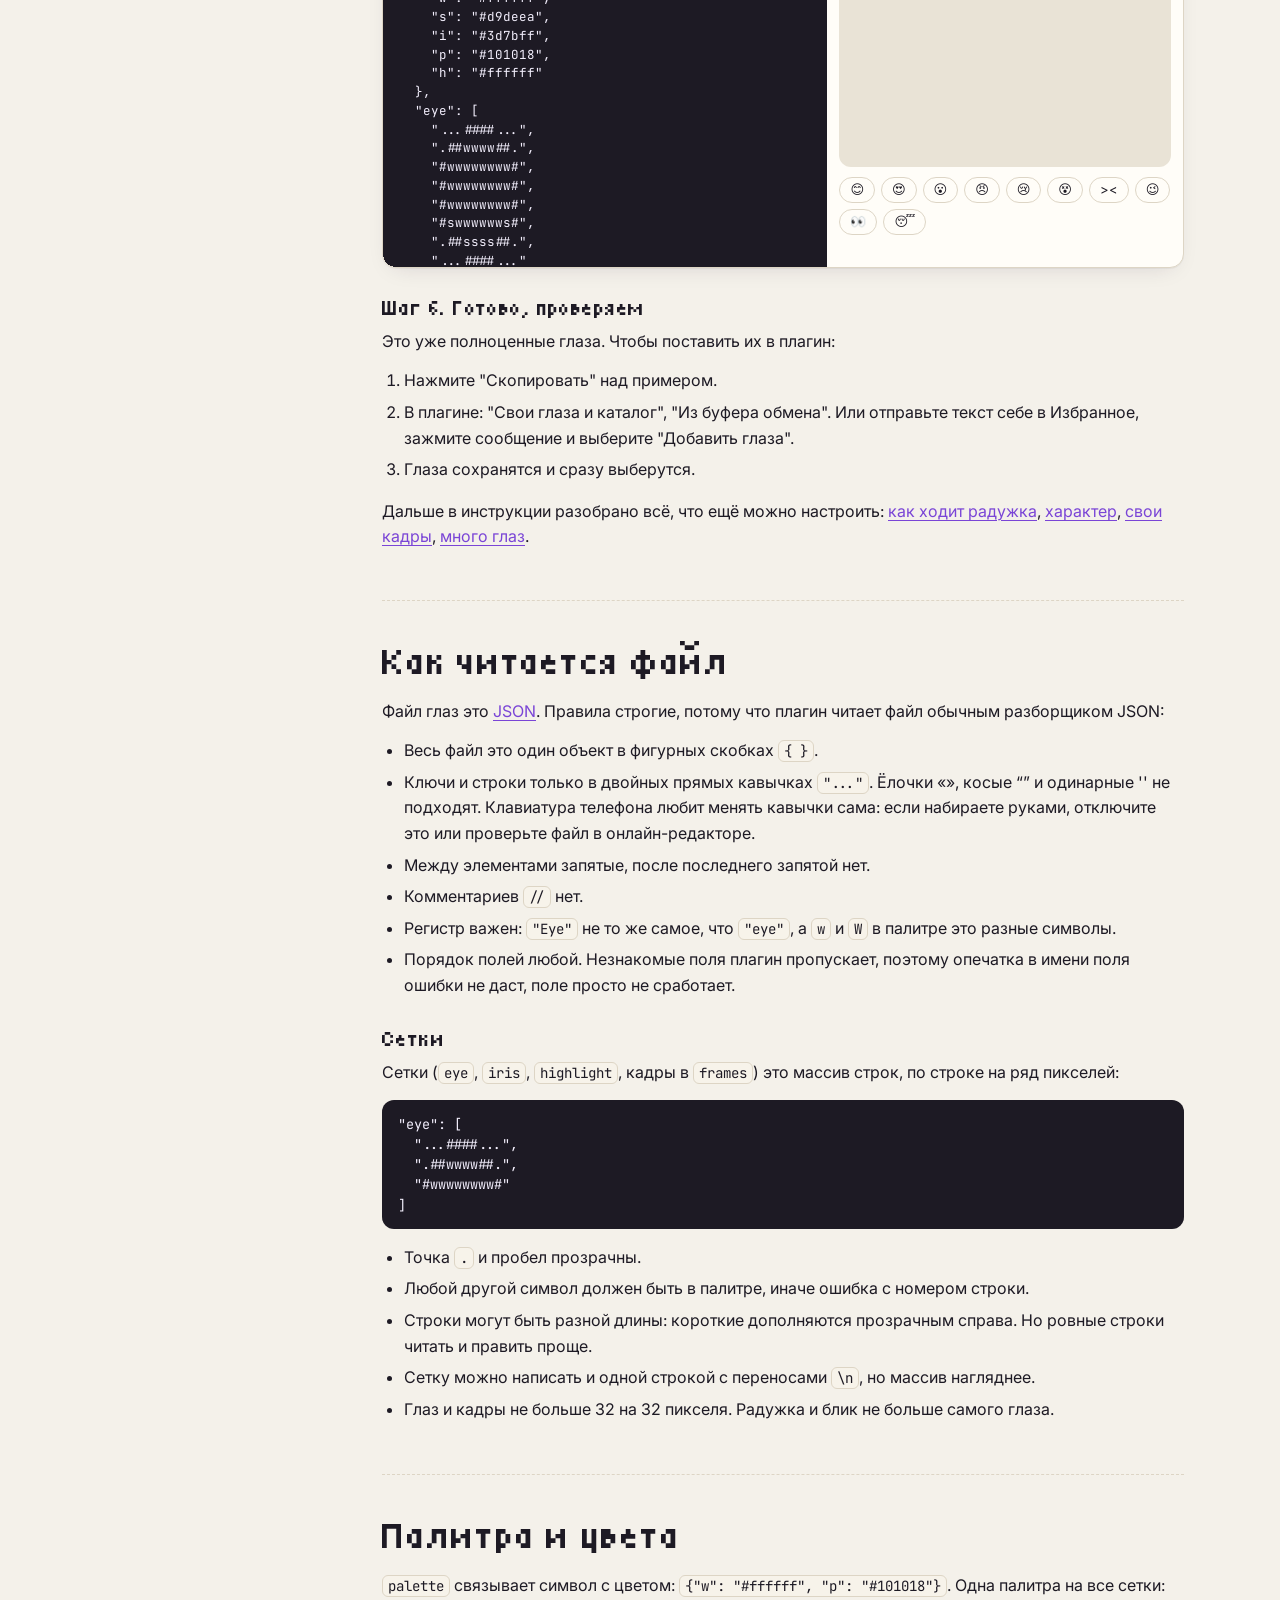
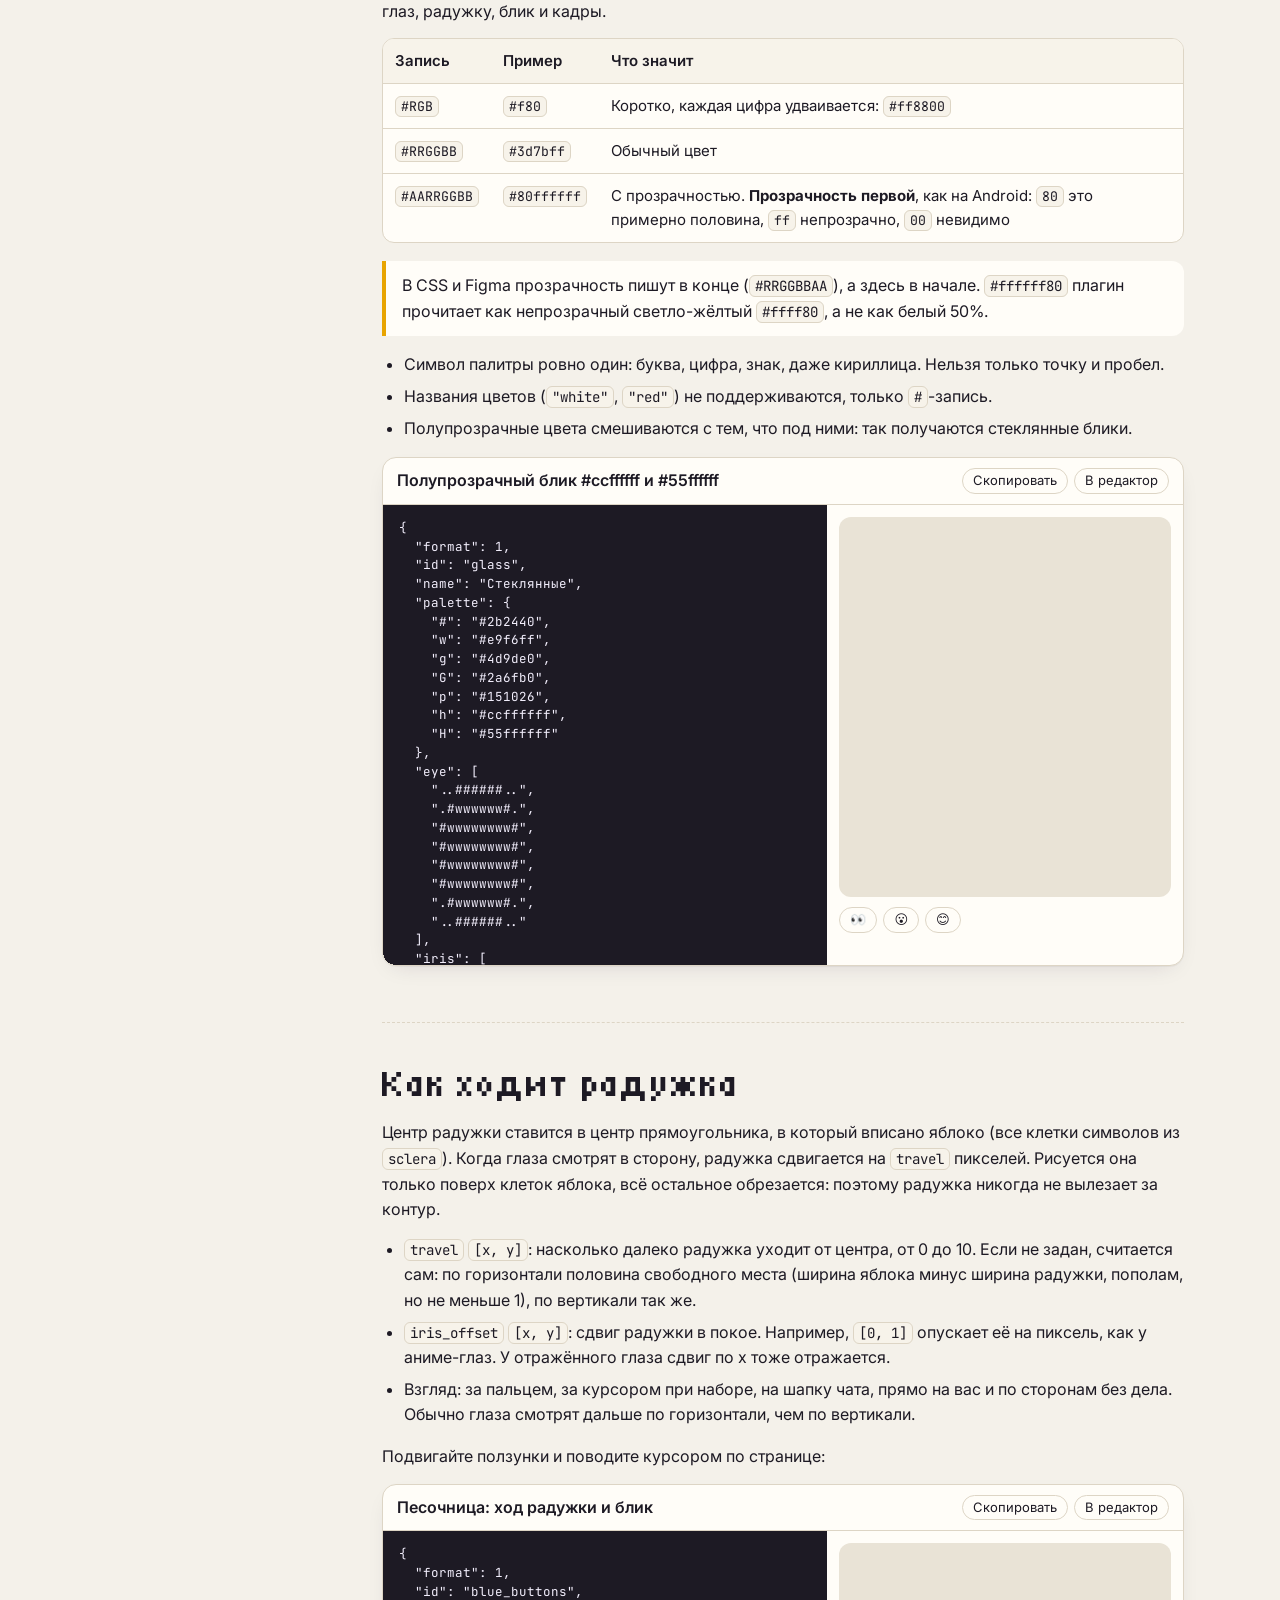
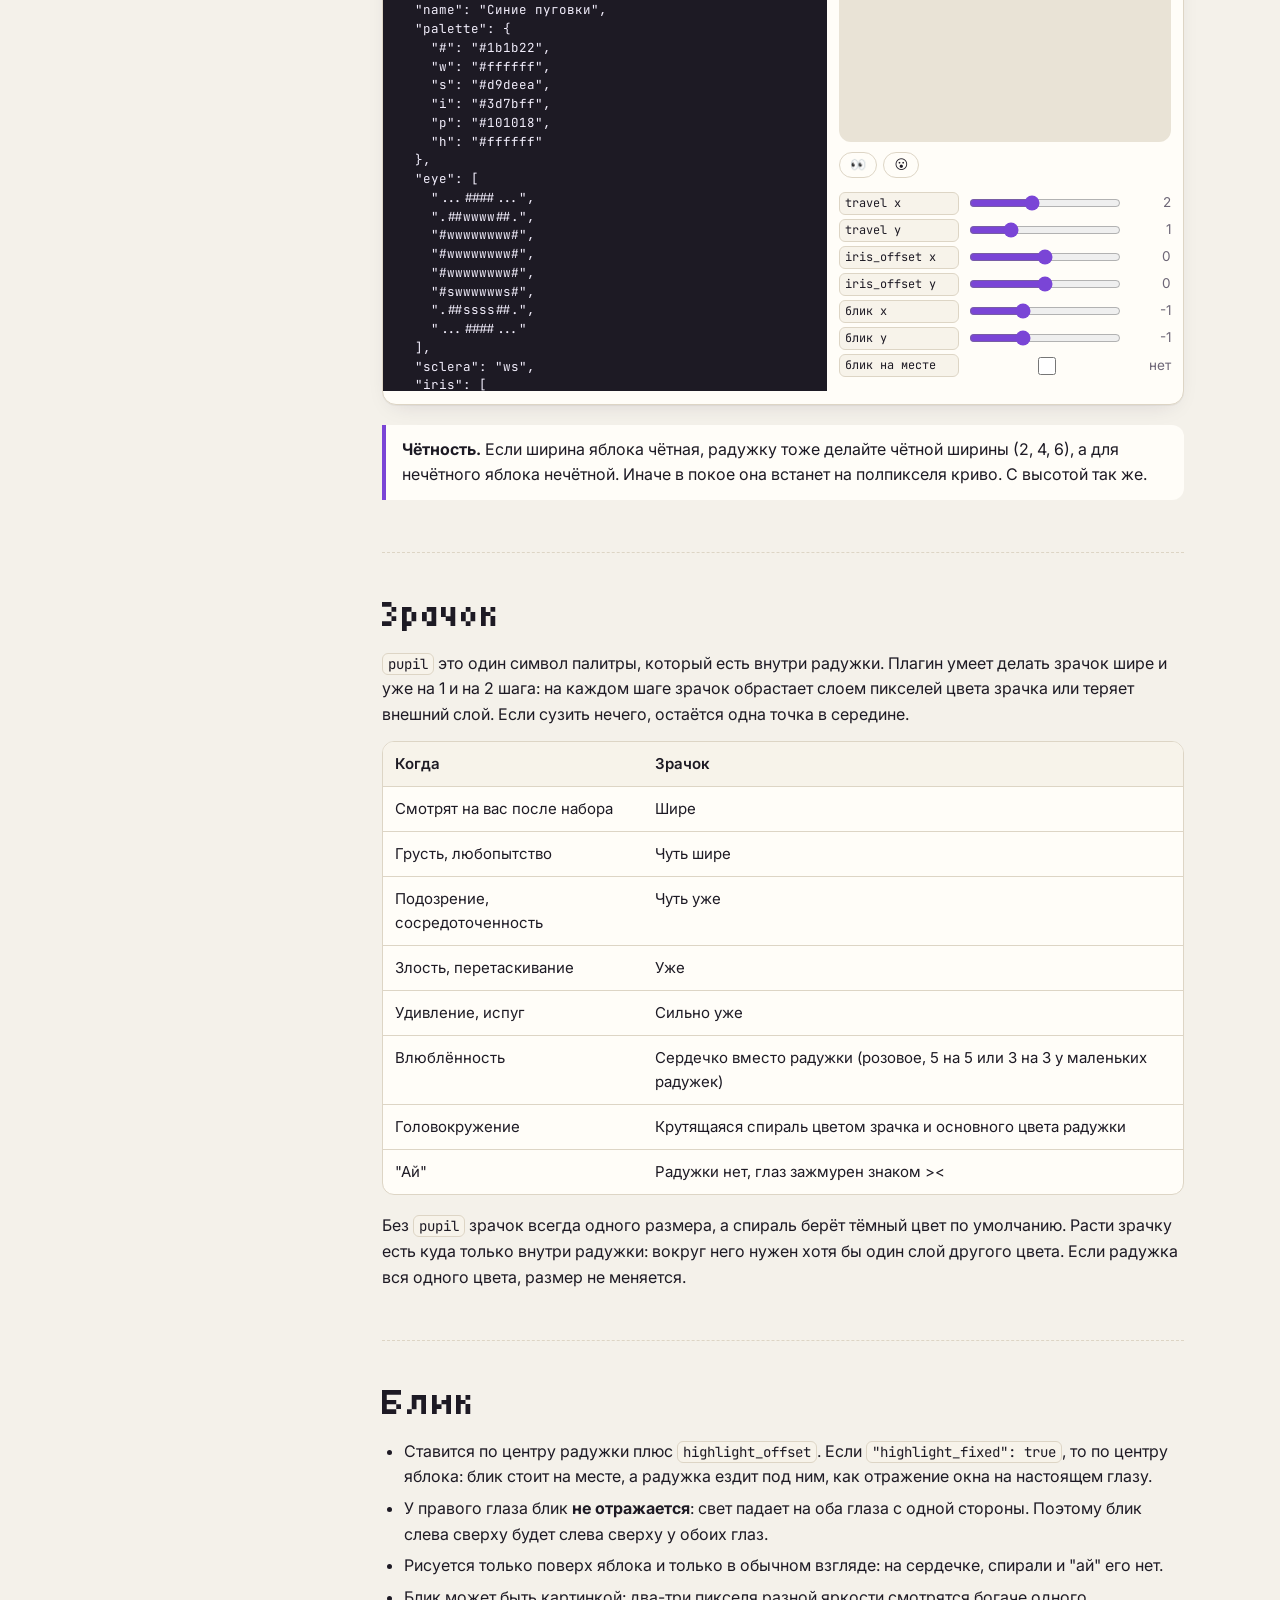
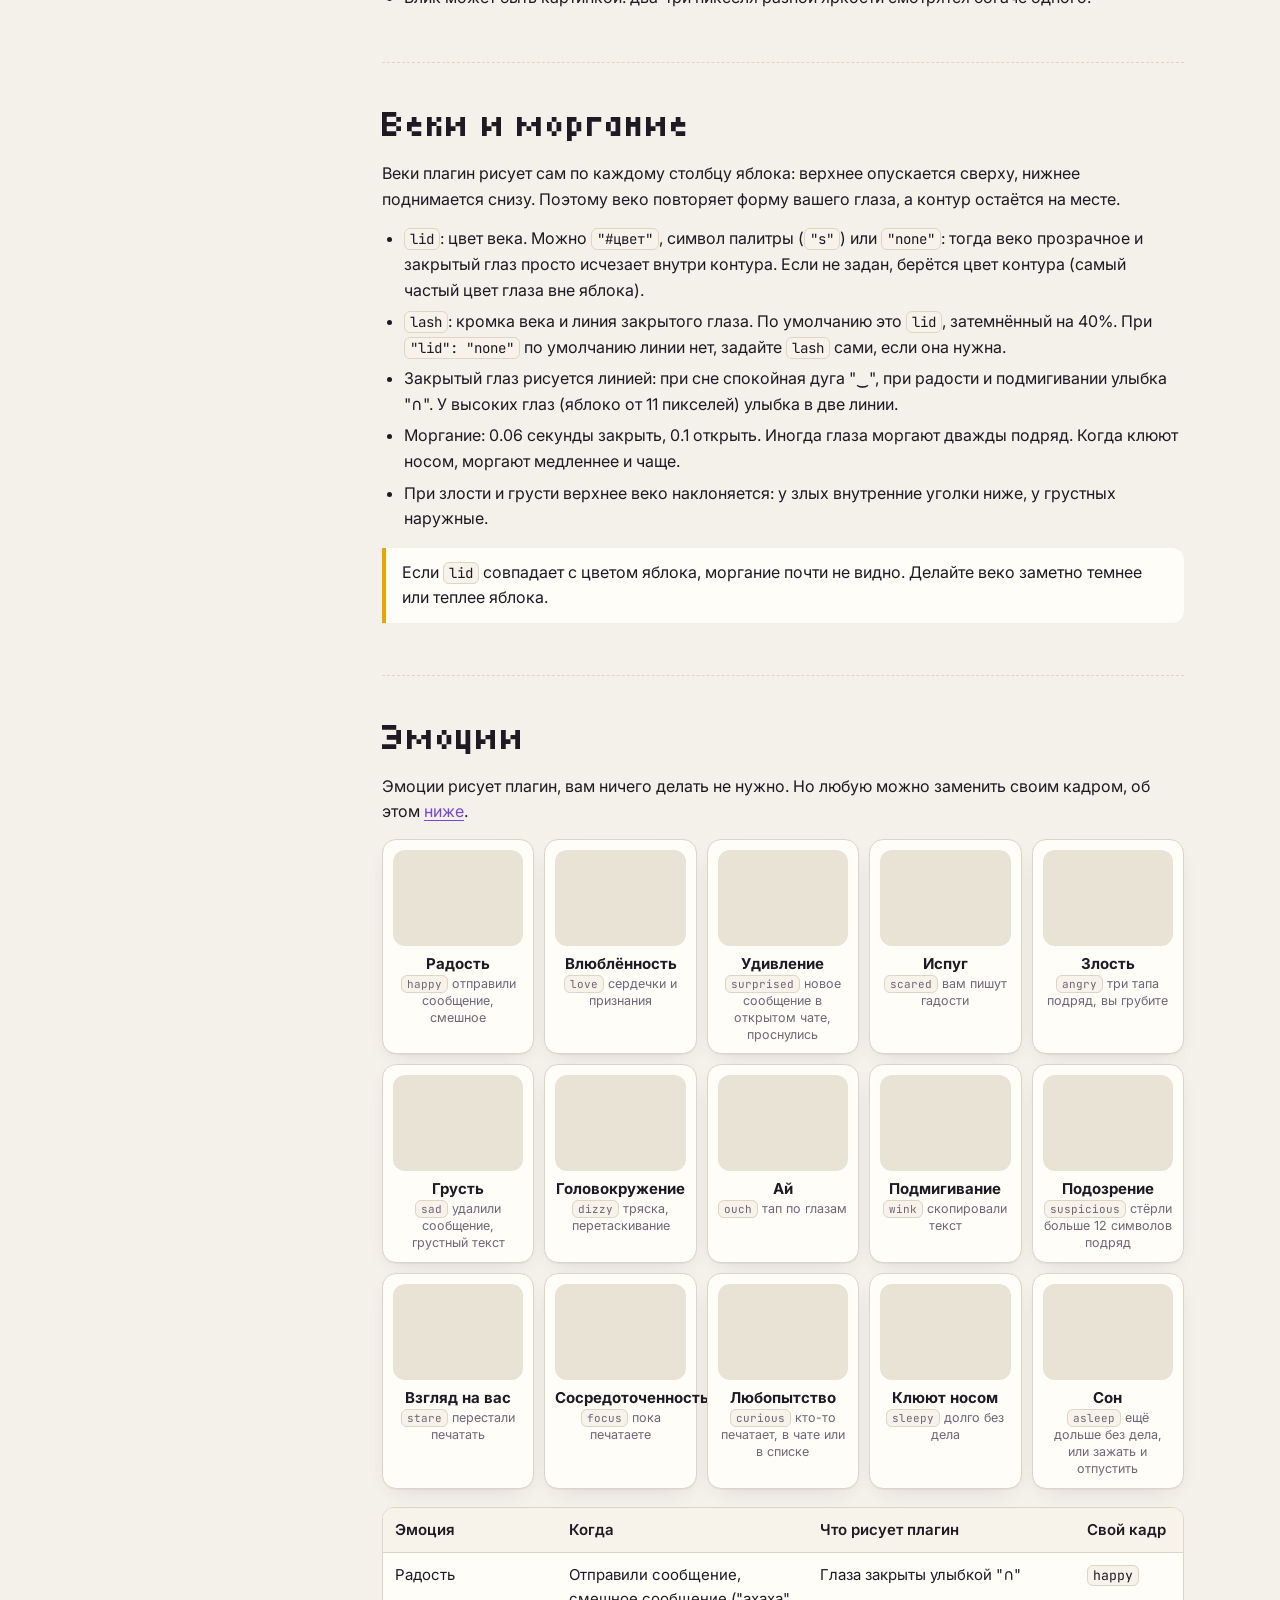
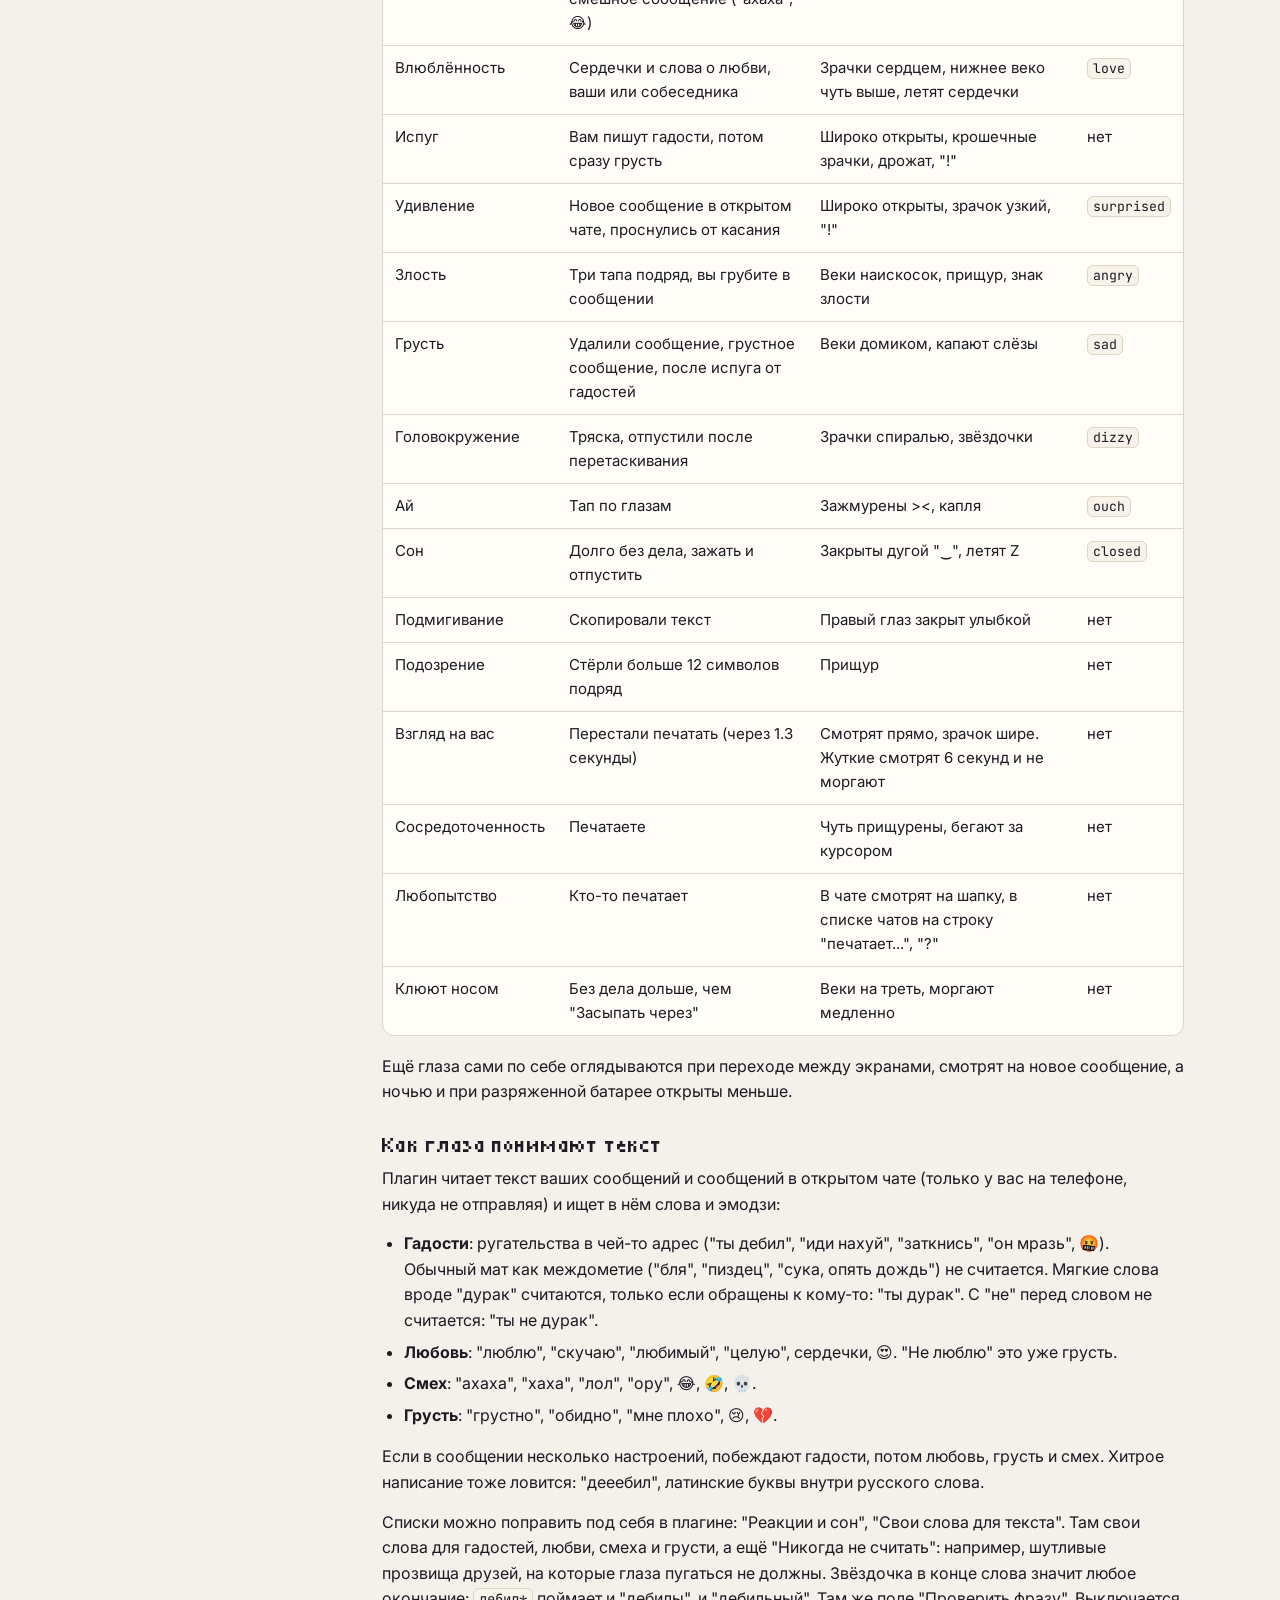
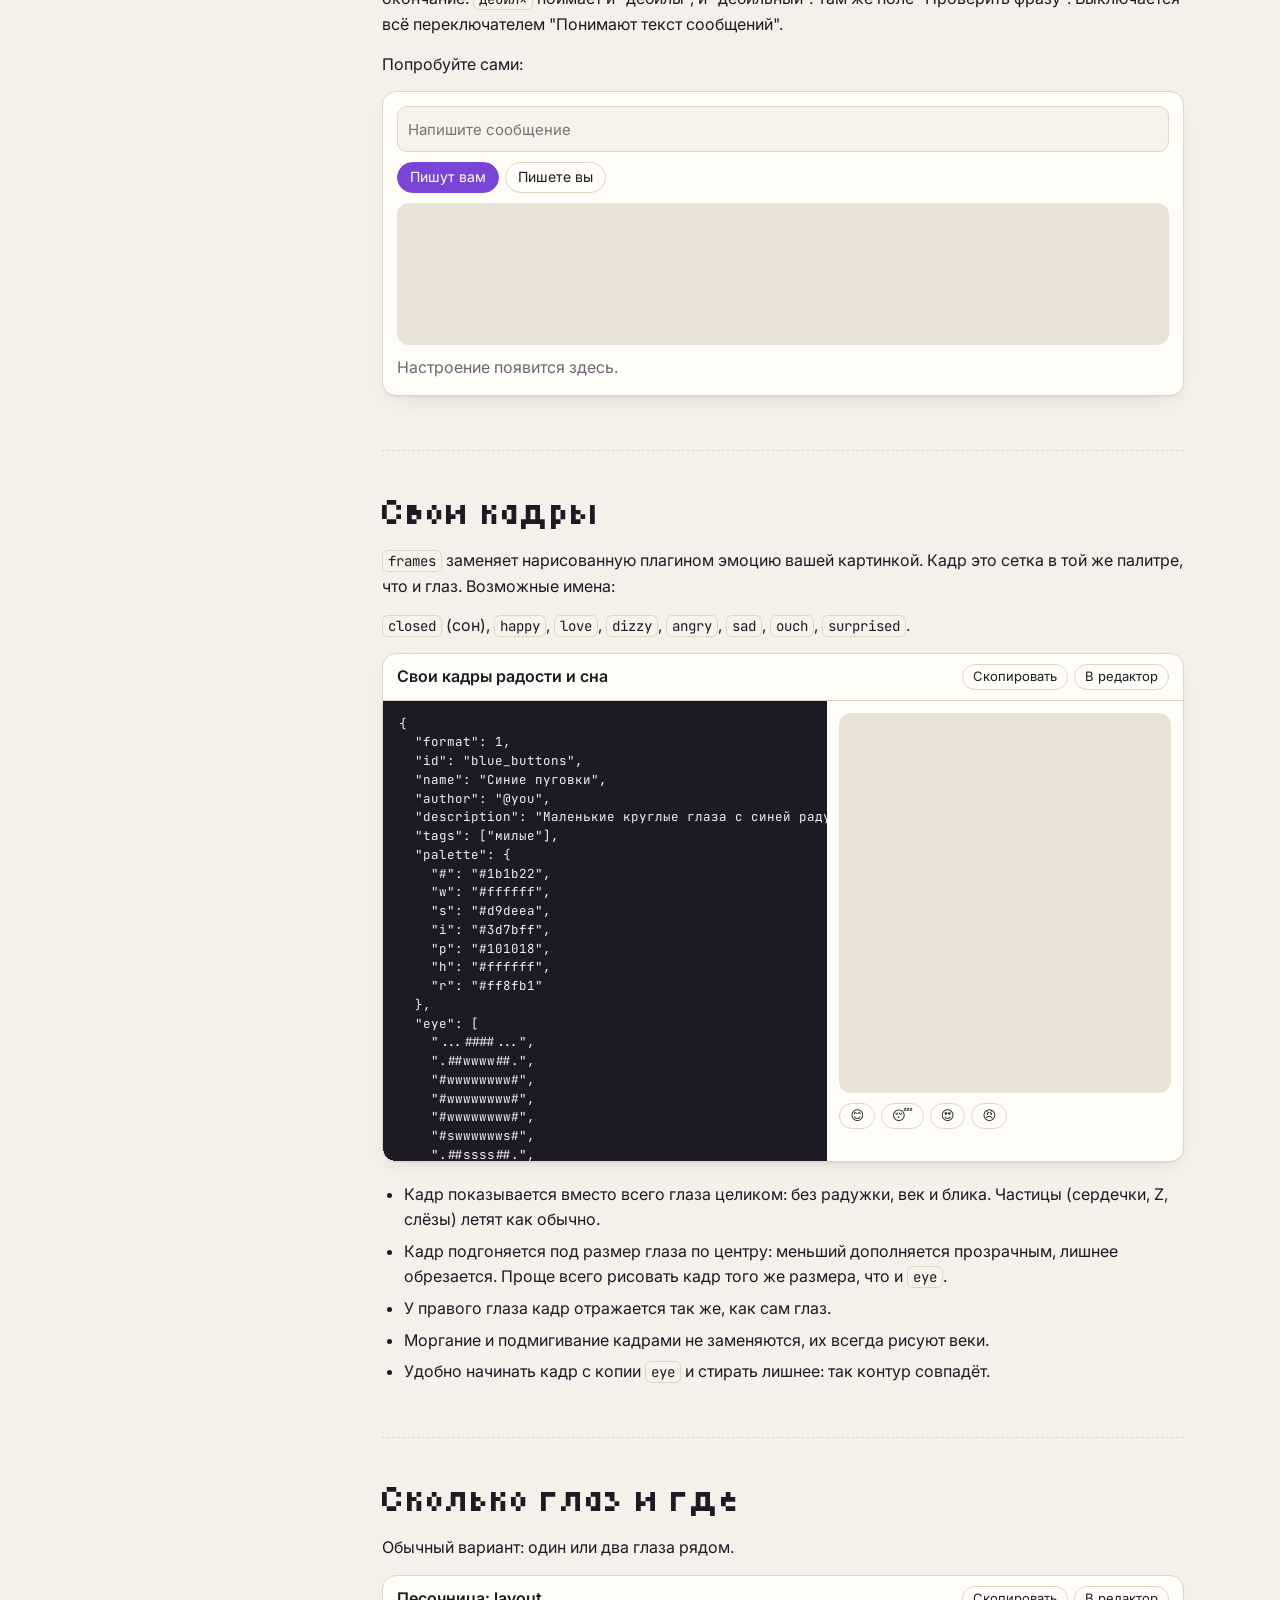
<file: guide.html>
<!doctype html>
<html lang="ru">
<head>
<meta charset="utf-8">
<meta name="viewport" content="width=device-width, initial-scale=1, viewport-fit=cover">
<title>Свои глаза: инструкция</title>
<meta name="description" content="Подробная инструкция Pixel Eyes: как нарисовать свои пиксельные глаза, каждое поле файла, эмоции, свои кадры, ошибки, каталог.">
<meta property="og:title" content="Как сделать свои глаза для Pixel Eyes">
<meta property="og:description" content="От первого пикселя до каталога: урок с живыми примерами, справочник полей, советы по пиксель-арту.">
<meta property="og:image" content="https://van1llove.github.io/pixel-eyes/previews/catalog.png">
<link rel="icon" href="data:image/svg+xml,%3Csvg xmlns='http://www.w3.org/2000/svg' viewBox='0 0 8 8' shape-rendering='crispEdges'%3E%3Cpath fill='%231b1b22' d='M2 0h4v1H2zM1 1h1v1H1zM6 1h1v1H6zM0 2h1v4H0zM7 2h1v4H7zM1 6h1v1H1zM6 6h1v1H6zM2 7h4v1H2z'/%3E%3Cpath fill='%23fff' d='M2 1h4v1H2zM1 2h6v4H1zM2 6h4v1H2z'/%3E%3Cpath fill='%2315151c' d='M3 3h2v2H3z'/%3E%3C/svg%3E">
<script>try{var t=localStorage.getItem('pe-theme');if(t)document.documentElement.setAttribute('data-theme',t)}catch(e){}</script>
<link rel="preconnect" href="https://fonts.googleapis.com">
<link rel="preconnect" href="https://fonts.gstatic.com" crossorigin>
<link href="https://fonts.googleapis.com/css2?family=Inter:wght@400;600;700&family=JetBrains+Mono:wght@400;600&family=Tiny5&display=swap" rel="stylesheet">
<link rel="stylesheet" href="assets/site.css?v=12">
<script src="assets/eyes.js?v=12" defer></script>
<script src="assets/site.js?v=12" defer></script>
<script src="assets/guide.js?v=12" defer></script>
</head>
<body data-page="guide">

<header class="top">
  <div class="wrap">
    <a class="brand" href="./"><canvas id="logo-eyes" aria-hidden="true"></canvas>Pixel Eyes</a>
    <button class="icon-btn menu-btn" type="button" aria-label="Меню" aria-expanded="false">☰</button>
    <nav class="nav">
      <a href="./#download">Скачать</a>
      <a href="./#eyes">Глаза</a>
      <a href="guide.html" aria-current="page">Инструкция</a>
      <a href="editor.html">Редактор</a>
      <a href="https://github.com/van1lLove/pixel-eyes">GitHub</a>
      <button class="icon-btn" id="float-btn" type="button" title="Глаза поверх страницы, как в плагине">👀</button>
      <button class="icon-btn" id="theme-btn" type="button" title="Тема">🌗</button>
    </nav>
  </div>
</header>

<!-- Примеры: из них страница строит живые глаза и код, поэтому код в тексте всегда настоящий -->
<script type="application/json" id="ex-step1">
{
  "palette": {"#": "#1b1b22", "w": "#ffffff"},
  "eye": [
    "...####...",
    ".##wwww##.",
    "#wwwwwwww#",
    "#wwwwwwww#",
    "#wwwwwwww#",
    "#wwwwwwww#",
    ".##wwww##.",
    "...####..."
  ]
}
</script>
<script type="application/json" id="ex-step2">
{
  "palette": {"#": "#1b1b22", "w": "#ffffff", "i": "#3d7bff", "p": "#101018"},
  "eye": [
    "...####...",
    ".##wwww##.",
    "#wwwwwwww#",
    "#wwwwwwww#",
    "#wwwwwwww#",
    "#wwwwwwww#",
    ".##wwww##.",
    "...####..."
  ],
  "iris": [
    ".ii.",
    "ippi",
    "ippi",
    ".ii."
  ],
  "pupil": "p"
}
</script>
<script type="application/json" id="ex-step3">
{
  "palette": {"#": "#1b1b22", "w": "#ffffff", "i": "#3d7bff", "p": "#101018", "h": "#ffffff"},
  "eye": [
    "...####...",
    ".##wwww##.",
    "#wwwwwwww#",
    "#wwwwwwww#",
    "#wwwwwwww#",
    "#wwwwwwww#",
    ".##wwww##.",
    "...####..."
  ],
  "iris": [".ii.", "ippi", "ippi", ".ii."],
  "pupil": "p",
  "highlight": ["h"],
  "highlight_offset": [-1, -1]
}
</script>
<script type="application/json" id="ex-step4">
{
  "palette": {"#": "#1b1b22", "w": "#ffffff", "s": "#d9deea", "i": "#3d7bff", "p": "#101018", "h": "#ffffff"},
  "eye": [
    "...####...",
    ".##wwww##.",
    "#wwwwwwww#",
    "#wwwwwwww#",
    "#wwwwwwww#",
    "#swwwwwws#",
    ".##ssss##.",
    "...####..."
  ],
  "sclera": "ws",
  "iris": [".ii.", "ippi", "ippi", ".ii."],
  "pupil": "p",
  "highlight": ["h"],
  "highlight_offset": [-1, -1],
  "lid": "#f2c9b0",
  "lash": "#1b1b22"
}
</script>
<script type="application/json" id="ex-step5">
{
  "format": 1,
  "id": "blue_buttons",
  "name": "Синие пуговки",
  "author": "@you",
  "description": "Маленькие круглые глаза с синей радужкой",
  "tags": ["милые"],
  "palette": {"#": "#1b1b22", "w": "#ffffff", "s": "#d9deea", "i": "#3d7bff", "p": "#101018", "h": "#ffffff"},
  "eye": [
    "...####...",
    ".##wwww##.",
    "#wwwwwwww#",
    "#wwwwwwww#",
    "#wwwwwwww#",
    "#swwwwwws#",
    ".##ssss##.",
    "...####..."
  ],
  "sclera": "ws",
  "iris": [".ii.", "ippi", "ippi", ".ii."],
  "pupil": "p",
  "highlight": ["h"],
  "highlight_offset": [-1, -1],
  "lid": "#f2c9b0",
  "lash": "#1b1b22"
}
</script>
<script type="application/json" id="ex-move">
{
  "format": 1,
  "id": "blue_buttons",
  "name": "Синие пуговки",
  "palette": {"#": "#1b1b22", "w": "#ffffff", "s": "#d9deea", "i": "#3d7bff", "p": "#101018", "h": "#ffffff"},
  "eye": [
    "...####...",
    ".##wwww##.",
    "#wwwwwwww#",
    "#wwwwwwww#",
    "#wwwwwwww#",
    "#swwwwwws#",
    ".##ssss##.",
    "...####..."
  ],
  "sclera": "ws",
  "iris": [".ii.", "ippi", "ippi", ".ii."],
  "iris_offset": [0, 0],
  "pupil": "p",
  "highlight": ["h"],
  "highlight_offset": [-1, -1],
  "highlight_fixed": false,
  "travel": [2, 1],
  "lid": "#f2c9b0",
  "lash": "#1b1b22"
}
</script>
<script type="application/json" id="ex-behavior">
{
  "format": 1,
  "id": "blue_buttons",
  "name": "Синие пуговки",
  "palette": {"#": "#1b1b22", "w": "#ffffff", "s": "#d9deea", "i": "#3d7bff", "p": "#101018", "h": "#ffffff"},
  "eye": [
    "...####...",
    ".##wwww##.",
    "#wwwwwwww#",
    "#wwwwwwww#",
    "#wwwwwwww#",
    "#swwwwwws#",
    ".##ssss##.",
    "...####..."
  ],
  "sclera": "ws",
  "iris": [".ii.", "ippi", "ippi", ".ii."],
  "pupil": "p",
  "highlight": ["h"],
  "highlight_offset": [-1, -1],
  "lid": "#f2c9b0",
  "lash": "#1b1b22",
  "behavior": {
    "blink": [2.5, 6],
    "style": "smooth",
    "speed": 1,
    "stare": 0.15,
    "twitch": 0,
    "open": 1,
    "slant": 0,
    "independent": false,
    "creepy": false
  }
}
</script>
<script type="application/json" id="ex-layout">
{
  "format": 1,
  "id": "blue_buttons",
  "name": "Синие пуговки",
  "palette": {"#": "#1b1b22", "w": "#ffffff", "s": "#d9deea", "i": "#3d7bff", "p": "#101018", "h": "#ffffff"},
  "eye": [
    "...####...",
    ".##wwww##.",
    "#wwwwwwww#",
    "#wwwwwwww#",
    "#wwwwwwww#",
    "#swwwwwws#",
    ".##ssss##.",
    "...####..."
  ],
  "sclera": "ws",
  "iris": [".ii.", "ippi", "ippi", ".ii."],
  "pupil": "p",
  "highlight": ["h"],
  "highlight_offset": [-1, -1],
  "lid": "#f2c9b0",
  "lash": "#1b1b22",
  "layout": {"count": 2, "gap": 3, "mirror": true}
}
</script>
<script type="application/json" id="ex-custom-layout">
{
  "format": 1,
  "id": "blue_trio",
  "name": "Синее трио",
  "palette": {"#": "#1b1b22", "w": "#ffffff", "s": "#d9deea", "i": "#3d7bff", "p": "#101018", "h": "#ffffff"},
  "eye": [
    "...####...",
    ".##wwww##.",
    "#wwwwwwww#",
    "#wwwwwwww#",
    "#wwwwwwww#",
    "#swwwwwws#",
    ".##ssss##.",
    "...####..."
  ],
  "sclera": "ws",
  "iris": [".ii.", "ippi", "ippi", ".ii."],
  "pupil": "p",
  "highlight": ["h"],
  "highlight_offset": [-1, -1],
  "lid": "#f2c9b0",
  "lash": "#1b1b22",
  "layout": {
    "eyes": [
      {"x": 0, "y": 6},
      {"x": 12, "y": 0, "scale": 2},
      {"x": 34, "y": 6, "mirror": true}
    ]
  },
  "behavior": {"independent": true, "blink": [1.5, 5]}
}
</script>
<script type="application/json" id="ex-frames">
{
  "format": 1,
  "id": "blue_buttons",
  "name": "Синие пуговки",
  "author": "@you",
  "description": "Маленькие круглые глаза с синей радужкой",
  "tags": ["милые"],
  "palette": {"#": "#1b1b22", "w": "#ffffff", "s": "#d9deea", "i": "#3d7bff", "p": "#101018", "h": "#ffffff", "r": "#ff8fb1"},
  "eye": [
    "...####...",
    ".##wwww##.",
    "#wwwwwwww#",
    "#wwwwwwww#",
    "#wwwwwwww#",
    "#swwwwwws#",
    ".##ssss##.",
    "...####..."
  ],
  "sclera": "ws",
  "iris": [".ii.", "ippi", "ippi", ".ii."],
  "pupil": "p",
  "highlight": ["h"],
  "highlight_offset": [-1, -1],
  "lid": "#f2c9b0",
  "lash": "#1b1b22",
  "frames": {
    "happy": [
      "..........",
      "..........",
      "...####...",
      ".##....##.",
      "#........#",
      "..........",
      ".r......r.",
      ".........."
    ],
    "closed": [
      "..........",
      "..........",
      "..........",
      "..........",
      "#........#",
      ".##....##.",
      "...####...",
      ".........."
    ]
  },
  "behavior": {"blink": [2.5, 6], "style": "smooth", "stare": 0.15}
}
</script>
<script type="application/json" id="ex-colors">
{
  "format": 1,
  "id": "glass",
  "name": "Стеклянные",
  "palette": {
    "#": "#2b2440",
    "w": "#e9f6ff",
    "g": "#4d9de0",
    "G": "#2a6fb0",
    "p": "#151026",
    "h": "#ccffffff",
    "H": "#55ffffff"
  },
  "eye": [
    "..######..",
    ".#wwwwww#.",
    "#wwwwwwww#",
    "#wwwwwwww#",
    "#wwwwwwww#",
    "#wwwwwwww#",
    ".#wwwwww#.",
    "..######.."
  ],
  "iris": [".gg.", "gGGg", "gppg", "gppg", ".gg."],
  "pupil": "p",
  "highlight": ["hH", "H."],
  "highlight_offset": [-1, -1],
  "lid": "#9bb7d4",
  "lash": "#2b2440"
}
</script>

<main class="wrap doc">
  <aside class="toc">
    <nav>
      <a href="#ways">Три способа</a>
      <a href="#app-editor">Редактор в плагине</a>
      <a href="#web-editor">Онлайн-редактор</a>
      <a href="#anatomy">Из чего состоит глаз</a>
      <a href="#tutorial">Урок: глаза с нуля</a>
      <a class="sub" href="#step1">1. Контур и яблоко</a>
      <a class="sub" href="#step2">2. Радужка и зрачок</a>
      <a class="sub" href="#step3">3. Блик</a>
      <a class="sub" href="#step4">4. Тень и веки</a>
      <a class="sub" href="#step5">5. Имя и автор</a>
      <a class="sub" href="#step6">6. Готово, проверяем</a>
      <a href="#format">Как читается файл</a>
      <a href="#colors">Палитра и цвета</a>
      <a href="#movement">Как ходит радужка</a>
      <a href="#pupil">Зрачок</a>
      <a href="#highlight">Блик</a>
      <a href="#lids">Веки и моргание</a>
      <a href="#emotions">Эмоции</a>
      <a class="sub" href="#text-moods">Как понимают текст</a>
      <a href="#frames">Свои кадры</a>
      <a href="#layout">Сколько глаз и где</a>
      <a href="#behavior">Характер</a>
      <a href="#fields">Все поля одной таблицей</a>
      <a href="#screen">Как это выглядит на экране</a>
      <a href="#tips">Советы по рисованию</a>
      <a href="#add">Как добавить в плагин</a>
      <a href="#share">Как поделиться</a>
      <a href="#catalog">Как попасть в каталог</a>
      <a href="#errors">Ошибки и что они значат</a>
      <a href="#faq">Вопросы</a>
    </nav>
  </aside>

  <article>
    <h1>Свои глаза</h1>
    <p class="lead">Здесь всё, что нужно, чтобы нарисовать свои глаза для Pixel Eyes: от первого пикселя до своих кадров эмоций и публикации в каталоге. Все примеры живые: глаза следят за курсором или пальцем, кнопки под ними включают эмоции, а код рядом можно скопировать или открыть в редакторе.</p>
    <details class="card toc-mobile"><summary>Содержание</summary><nav></nav></details>

    <section id="ways">
      <h2>Три способа</h2>
      <div class="grid3">
        <div class="card" style="padding:16px">
          <h3 style="margin-top:0">📱 В плагине</h3>
          <p>Быстро и без компьютера. Глаз, радужка, блик, палитра, характер взгляда. Подходит для большинства глаз.</p>
          <a href="#app-editor">Как пользоваться</a>
        </div>
        <div class="card" style="padding:16px">
          <h3 style="margin-top:0">🖥 Онлайн-редактор</h3>
          <p>Всё из плагина плюс свои кадры эмоций, много глаз в любом месте, все настройки характера и проверка ошибок.</p>
          <a href="editor.html">Открыть</a>
        </div>
        <div class="card" style="padding:16px">
          <h3 style="margin-top:0">📝 Руками в JSON</h3>
          <p>Глаза это обычный текстовый файл. Его можно написать в любом редакторе, даже в заметках телефона.</p>
          <a href="#tutorial">Урок с нуля</a>
        </div>
      </div>
      <p style="margin-top:16px">Все три способа дают один и тот же файл, поэтому их можно смешивать: начать в плагине, дорисовать кадры в онлайн-редакторе, поправить пару чисел руками.</p>
    </section>

    <section id="app-editor">
      <h2>Редактор в плагине</h2>
      <ol>
        <li>Откройте настройки Pixel Eyes и раздел <b>"Свои глаза и каталог"</b>.</li>
        <li>Нажмите <b>"Нарисовать новые"</b>, чтобы начать с чистого листа, или <b>"Изменить текущие"</b>, чтобы переделать выбранные глаза. Встроенные откроются копией с id <code>my_...</code>, оригинал не изменится.</li>
        <li>Сверху живой пример: он показывает результат после каждого пикселя и следит за пальцем.</li>
        <li>Впишите <b>название</b>.</li>
        <li>Выберите <b>слой</b>: "Глаз", "Радужка" или "Блик". Каждый слой рисуется отдельно, у каждого свой размер.</li>
        <li>Выберите <b>инструмент</b>: ✏️ Кисть, 🧽 Ластик, 🔲 Заливка (заливает одноцветную область), 💧 Пипетка (берёт цвет с холста). <b>↔️ Зеркало</b> рисует сразу с двух сторон, удобно для круглых глаз. <b>↩️ Отменить</b> помнит 40 шагов, <b>🗑 Очистить</b> стирает слой.</li>
        <li>Кнопки <b>Ш −</b>, <b>Ш +</b>, <b>В −</b>, <b>В +</b> меняют ширину и высоту слоя.</li>
        <li>Цвет выбирается в ряду палитры. <b>🎨 Сменить цвет</b> перекрашивает выбранную ячейку, <b>＋</b> добавляет новую.</li>
        <li>Самое важное: на слое "Глаз" отметьте цвета глазного яблока кнопкой <b>👁 Это яблоко</b>. На цвете появится точка. По яблоку ходит радужка, его закрывают веки. Без яблока глаза не сохранятся: плагин скажет "Отметьте хотя бы один цвет глаза как яблоко".</li>
        <li>Ниже: цвет <b>века</b> (последний вариант делает веко прозрачным), цвет <b>ресниц</b>, <b>👀 Два глаза</b> или <b>👁 Один глаз</b>, характер взгляда (плавный, резкий, дёрганый) и <b>💀 Жуткие</b>.</li>
        <li><b>"Сохранить"</b>: глаза запишутся в вашу папку и сразу выберутся.</li>
      </ol>
      <div class="note">
        <p>Свои кадры эмоций, раскладку из многих глаз и тонкий характер (скорость, подёргивания, наклон век) редактор в плагине не рисует, но если они уже были в глазах, при сохранении он их не потеряет. Для них есть <a href="editor.html">онлайн-редактор</a> или JSON.</p>
      </div>
      <p>Долгое нажатие на глаза в списке "Выбрать глаза" открывает меню: <b>Скопировать</b> (JSON в буфер), <b>Изменить</b> (для встроенных "Изменить копию") и <b>Удалить</b> (только для своих).</p>
    </section>

    <section id="web-editor">
      <h2>Онлайн-редактор</h2>
      <p><a href="editor.html">Онлайн-редактор</a> работает в браузере на телефоне и на компьютере, ничего не устанавливает и не отправляет на сервер. Черновик сохраняется в браузере сам.</p>
      <ul>
        <li>Все слои: глаз, радужка, блик и все 8 кадров эмоций, для кадров под сеткой виден полупрозрачный глаз.</li>
        <li>Инструменты: кисть, ластик, заливка, пипетка, зеркало, сдвиг слоя, отражение, отмена и повтор.</li>
        <li>Палитра с любыми цветами и прозрачностью, отметки "яблоко" и "зрачок".</li>
        <li>Все поля: сдвиги, ход радужки, блик, веки, раскладка из 1, 2 или до 12 глаз, весь характер.</li>
        <li>Живой пример с кнопками эмоций, светлым и тёмным фоном.</li>
        <li>Проверка теми же правилами, что в плагине, с понятным текстом ошибки и подсказками.</li>
        <li>Готовые глаза: скопировать JSON, скачать файл или сразу отправить в Telegram через меню "Поделиться".</li>
        <li>Любые глаза из каталога или встроенные можно открыть как основу.</li>
      </ul>
    </section>

    <section id="anatomy">
      <h2>Из чего состоит глаз</h2>
      <p>Глаз рисуется слоями. Плагин сам двигает радужку, опускает веки, сужает зрачок и рисует эмоции, вы рисуете только неподвижные части.</p>
      <div class="anatomy" data-anatomy="ex-step5"></div>
      <ul>
        <li><b>Глаз</b> (<code>eye</code>): контур и глазное яблоко. Рисуется для левого глаза, правый получается отражением.</li>
        <li><b>Яблоко</b> (<code>sclera</code>): клетки глаза, по которым ходит радужка и которые закрывают веки. Это не отдельная картинка, а пометка: какие символы сетки считать яблоком.</li>
        <li><b>Радужка</b> (<code>iris</code>): маленькая картинка, которая ездит по яблоку туда, куда смотрят глаза. Всё, что вылезает за яблоко, обрезается.</li>
        <li><b>Зрачок</b> (<code>pupil</code>): один цвет внутри радужки. Плагин расширяет и сужает его по эмоции.</li>
        <li><b>Блик</b> (<code>highlight</code>): светлое пятнышко поверх радужки.</li>
        <li><b>Веко</b> (<code>lid</code>) и <b>ресницы</b> (<code>lash</code>): цвета. Само веко плагин рисует сам при моргании, сне и эмоциях.</li>
      </ul>
    </section>

    <section id="tutorial">
      <h2>Урок: глаза с нуля</h2>
      <p>Соберём глаза по шагам. После каждого шага глаза рядом с кодом уже работают: можно поводить мышкой или пальцем и понажимать эмоции.</p>

      <h3 id="step1">Шаг 1. Контур и яблоко</h3>
      <p>Минимальный файл: палитра и сетка глаза. Сетка это строки одинаковой длины, каждый символ это пиксель. Точка прозрачна, остальные символы берут цвет из <code>palette</code>. Здесь <code>#</code> тёмный контур, <code>w</code> белое яблоко.</p>
      <div class="card demo" data-demo="ex-step1" data-title="Шаг 1: только глаз" data-warn data-emotions="happy,surprised,asleep"></div>
      <p>Поле <code>sclera</code> мы не писали: по умолчанию яблоком считается символ <code>w</code>. А вот радужки нет, поэтому плагин рисует вместо неё чёрный квадратик 2 на 2. Подсказки проверки под примером говорят то же самое. Глаз 10 на 8 пикселей: хороший размер для начала.</p>

      <h3 id="step2">Шаг 2. Радужка и зрачок</h3>
      <p>Добавляем в палитру синий <code>i</code> и почти чёрный <code>p</code>, рисуем радужку 4 на 4 и говорим, что <code>p</code> это зрачок. Радужка встаёт в центр яблока и ездит по нему за взглядом.</p>
      <div class="card demo" data-demo="ex-step2" data-title="Шаг 2: радужка" data-emotions="stare,surprised,love,dizzy"></div>
      <p>Нажмите 👀 и 😮: зрачок становится шире и уже. Это работает только потому, что задан <code>"pupil": "p"</code>. Нажмите 😍 и 😵: в эти моменты плагин рисует вместо радужки сердечко и спираль сам.</p>

      <h3 id="step3">Шаг 3. Блик</h3>
      <p>Один белый пиксель, сдвинутый на 1 влево и на 1 вверх от центра радужки, сразу делает глаз живым.</p>
      <div class="card demo" data-demo="ex-step3" data-title="Шаг 3: блик" data-emotions="stare,happy,asleep"></div>

      <h3 id="step4">Шаг 4. Тень и веки</h3>
      <p>Добавим снизу яблока светло-серую тень <code>s</code>. Чтобы радужка ездила и по ней, а веко её закрывало, пишем оба символа в <code>sclera</code>: <code>"ws"</code>. Цвет века телесный, кромка века и линия закрытого глаза тёмные.</p>
      <div class="card demo" data-demo="ex-step4" data-title="Шаг 4: тень и веки" data-emotions="asleep,happy,angry,sad,wink,suspicious"></div>
      <p>Без <code>lid</code> веко было бы цвета контура. Это тоже нормально, но с отдельным цветом моргание видно лучше.</p>

      <h3 id="step5">Шаг 5. Имя и автор</h3>
      <p>Осталось подписать глаза. <code>id</code> это внутреннее имя латиницей, по нему плагин отличает одни глаза от других. <code>name</code> видно в списке, <code>author</code> и <code>description</code> в каталоге, <code>tags</code> нужны для фильтра.</p>
      <div class="card demo" data-demo="ex-step5" data-title="Шаг 5: готовый файл" data-warn></div>

      <h3 id="step6">Шаг 6. Готово, проверяем</h3>
      <p>Это уже полноценные глаза. Чтобы поставить их в плагин:</p>
      <ol>
        <li>Нажмите "Скопировать" над примером.</li>
        <li>В плагине: "Свои глаза и каталог", "Из буфера обмена". Или отправьте текст себе в Избранное, зажмите сообщение и выберите "Добавить глаза".</li>
        <li>Глаза сохранятся и сразу выберутся.</li>
      </ol>
      <p>Дальше в инструкции разобрано всё, что ещё можно настроить: <a href="#movement">как ходит радужка</a>, <a href="#behavior">характер</a>, <a href="#frames">свои кадры</a>, <a href="#layout">много глаз</a>.</p>
    </section>

    <section id="format">
      <h2>Как читается файл</h2>
      <p>Файл глаз это <a href="https://ru.wikipedia.org/wiki/JSON">JSON</a>. Правила строгие, потому что плагин читает файл обычным разборщиком JSON:</p>
      <ul>
        <li>Весь файл это один объект в фигурных скобках <code>{ }</code>.</li>
        <li>Ключи и строки только в двойных прямых кавычках <code>"..."</code>. Ёлочки «», косые “” и одинарные '' не подходят. Клавиатура телефона любит менять кавычки сама: если набираете руками, отключите это или проверьте файл в онлайн-редакторе.</li>
        <li>Между элементами запятые, после последнего запятой нет.</li>
        <li>Комментариев <code>//</code> нет.</li>
        <li>Регистр важен: <code>"Eye"</code> не то же самое, что <code>"eye"</code>, а <code>w</code> и <code>W</code> в палитре это разные символы.</li>
        <li>Порядок полей любой. Незнакомые поля плагин пропускает, поэтому опечатка в имени поля ошибки не даст, поле просто не сработает.</li>
      </ul>
      <h3>Сетки</h3>
      <p>Сетки (<code>eye</code>, <code>iris</code>, <code>highlight</code>, кадры в <code>frames</code>) это массив строк, по строке на ряд пикселей:</p>
<pre><code>"eye": [
  "...####...",
  ".##wwww##.",
  "#wwwwwwww#"
]</code></pre>
      <ul>
        <li>Точка <code>.</code> и пробел прозрачны.</li>
        <li>Любой другой символ должен быть в палитре, иначе ошибка с номером строки.</li>
        <li>Строки могут быть разной длины: короткие дополняются прозрачным справа. Но ровные строки читать и править проще.</li>
        <li>Сетку можно написать и одной строкой с переносами <code>\n</code>, но массив нагляднее.</li>
        <li>Глаз и кадры не больше 32 на 32 пикселя. Радужка и блик не больше самого глаза.</li>
      </ul>
    </section>

    <section id="colors">
      <h2>Палитра и цвета</h2>
      <p><code>palette</code> связывает символ с цветом: <code>{"w": "#ffffff", "p": "#101018"}</code>. Одна палитра на все сетки: глаз, радужку, блик и кадры.</p>
      <div class="table-wrap"><table>
        <tr><th>Запись</th><th>Пример</th><th>Что значит</th></tr>
        <tr><td><code>#RGB</code></td><td><code>#f80</code></td><td>Коротко, каждая цифра удваивается: <code>#ff8800</code></td></tr>
        <tr><td><code>#RRGGBB</code></td><td><code>#3d7bff</code></td><td>Обычный цвет</td></tr>
        <tr><td><code>#AARRGGBB</code></td><td><code>#80ffffff</code></td><td>С прозрачностью. <b>Прозрачность первой</b>, как на Android: <code>80</code> это примерно половина, <code>ff</code> непрозрачно, <code>00</code> невидимо</td></tr>
      </table></div>
      <div class="note warn"><p>В CSS и Figma прозрачность пишут в конце (<code>#RRGGBBAA</code>), а здесь в начале. <code>#ffffff80</code> плагин прочитает как непрозрачный светло-жёлтый <code>#ffff80</code>, а не как белый 50%.</p></div>
      <ul>
        <li>Символ палитры ровно один: буква, цифра, знак, даже кириллица. Нельзя только точку и пробел.</li>
        <li>Названия цветов (<code>"white"</code>, <code>"red"</code>) не поддерживаются, только <code>#</code>-запись.</li>
        <li>Полупрозрачные цвета смешиваются с тем, что под ними: так получаются стеклянные блики.</li>
      </ul>
      <div class="card demo" data-demo="ex-colors" data-title="Полупрозрачный блик #ccffffff и #55ffffff" data-emotions="stare,surprised,happy"></div>
    </section>

    <section id="movement">
      <h2>Как ходит радужка</h2>
      <p>Центр радужки ставится в центр прямоугольника, в который вписано яблоко (все клетки символов из <code>sclera</code>). Когда глаза смотрят в сторону, радужка сдвигается на <code>travel</code> пикселей. Рисуется она только поверх клеток яблока, всё остальное обрезается: поэтому радужка никогда не вылезает за контур.</p>
      <ul>
        <li><code>travel</code> <code>[x, y]</code>: насколько далеко радужка уходит от центра, от 0 до 10. Если не задан, считается сам: по горизонтали половина свободного места (ширина яблока минус ширина радужки, пополам, но не меньше 1), по вертикали так же.</li>
        <li><code>iris_offset</code> <code>[x, y]</code>: сдвиг радужки в покое. Например, <code>[0, 1]</code> опускает её на пиксель, как у аниме-глаз. У отражённого глаза сдвиг по x тоже отражается.</li>
        <li>Взгляд: за пальцем, за курсором при наборе, на шапку чата, прямо на вас и по сторонам без дела. Обычно глаза смотрят дальше по горизонтали, чем по вертикали.</li>
      </ul>
      <p>Подвигайте ползунки и поводите курсором по странице:</p>
      <div class="card demo" data-demo="ex-move" data-title="Песочница: ход радужки и блик" data-emotions="stare,surprised"
           data-controls='[{"path":"travel.0","label":"travel x","min":0,"max":5},{"path":"travel.1","label":"travel y","min":0,"max":4},{"path":"iris_offset.0","label":"iris_offset x","min":-3,"max":3},{"path":"iris_offset.1","label":"iris_offset y","min":-3,"max":3},{"path":"highlight_offset.0","label":"блик x","min":-3,"max":3},{"path":"highlight_offset.1","label":"блик y","min":-3,"max":3},{"path":"highlight_fixed","label":"блик на месте","type":"check"}]'></div>
      <div class="note"><p><b>Чётность.</b> Если ширина яблока чётная, радужку тоже делайте чётной ширины (2, 4, 6), а для нечётного яблока нечётной. Иначе в покое она встанет на полпикселя криво. С высотой так же.</p></div>
    </section>

    <section id="pupil">
      <h2>Зрачок</h2>
      <p><code>pupil</code> это один символ палитры, который есть внутри радужки. Плагин умеет делать зрачок шире и уже на 1 и на 2 шага: на каждом шаге зрачок обрастает слоем пикселей цвета зрачка или теряет внешний слой. Если сузить нечего, остаётся одна точка в середине.</p>
      <div class="table-wrap"><table>
        <tr><th>Когда</th><th>Зрачок</th></tr>
        <tr><td>Смотрят на вас после набора</td><td>Шире</td></tr>
        <tr><td>Грусть, любопытство</td><td>Чуть шире</td></tr>
        <tr><td>Подозрение, сосредоточенность</td><td>Чуть уже</td></tr>
        <tr><td>Злость, перетаскивание</td><td>Уже</td></tr>
        <tr><td>Удивление, испуг</td><td>Сильно уже</td></tr>
        <tr><td>Влюблённость</td><td>Сердечко вместо радужки (розовое, 5 на 5 или 3 на 3 у маленьких радужек)</td></tr>
        <tr><td>Головокружение</td><td>Крутящаяся спираль цветом зрачка и основного цвета радужки</td></tr>
        <tr><td>"Ай"</td><td>Радужки нет, глаз зажмурен знаком ><</td></tr>
      </table></div>
      <p>Без <code>pupil</code> зрачок всегда одного размера, а спираль берёт тёмный цвет по умолчанию. Расти зрачку есть куда только внутри радужки: вокруг него нужен хотя бы один слой другого цвета. Если радужка вся одного цвета, размер не меняется.</p>
    </section>

    <section id="highlight">
      <h2>Блик</h2>
      <ul>
        <li>Ставится по центру радужки плюс <code>highlight_offset</code>. Если <code>"highlight_fixed": true</code>, то по центру яблока: блик стоит на месте, а радужка ездит под ним, как отражение окна на настоящем глазу.</li>
        <li>У правого глаза блик <b>не отражается</b>: свет падает на оба глаза с одной стороны. Поэтому блик слева сверху будет слева сверху у обоих глаз.</li>
        <li>Рисуется только поверх яблока и только в обычном взгляде: на сердечке, спирали и "ай" его нет.</li>
        <li>Блик может быть картинкой: два-три пикселя разной яркости смотрятся богаче одного.</li>
      </ul>
    </section>

    <section id="lids">
      <h2>Веки и моргание</h2>
      <p>Веки плагин рисует сам по каждому столбцу яблока: верхнее опускается сверху, нижнее поднимается снизу. Поэтому веко повторяет форму вашего глаза, а контур остаётся на месте.</p>
      <ul>
        <li><code>lid</code>: цвет века. Можно <code>"#цвет"</code>, символ палитры (<code>"s"</code>) или <code>"none"</code>: тогда веко прозрачное и закрытый глаз просто исчезает внутри контура. Если не задан, берётся цвет контура (самый частый цвет глаза вне яблока).</li>
        <li><code>lash</code>: кромка века и линия закрытого глаза. По умолчанию это <code>lid</code>, затемнённый на 40%. При <code>"lid": "none"</code> по умолчанию линии нет, задайте <code>lash</code> сами, если она нужна.</li>
        <li>Закрытый глаз рисуется линией: при сне спокойная дуга "‿", при радости и подмигивании улыбка "∩". У высоких глаз (яблоко от 11 пикселей) улыбка в две линии.</li>
        <li>Моргание: 0.06 секунды закрыть, 0.1 открыть. Иногда глаза моргают дважды подряд. Когда клюют носом, моргают медленнее и чаще.</li>
        <li>При злости и грусти верхнее веко наклоняется: у злых внутренние уголки ниже, у грустных наружные.</li>
      </ul>
      <div class="note warn"><p>Если <code>lid</code> совпадает с цветом яблока, моргание почти не видно. Делайте веко заметно темнее или теплее яблока.</p></div>
    </section>

    <section id="emotions">
      <h2>Эмоции</h2>
      <p>Эмоции рисует плагин, вам ничего делать не нужно. Но любую можно заменить своим кадром, об этом <a href="#frames">ниже</a>.</p>
      <div class="emo-grid" data-emo-grid="ex-step5"></div>
      <div class="table-wrap"><table>
        <tr><th>Эмоция</th><th>Когда</th><th>Что рисует плагин</th><th>Свой кадр</th></tr>
        <tr><td>Радость</td><td>Отправили сообщение, смешное сообщение ("ахаха", 😂)</td><td>Глаза закрыты улыбкой "∩"</td><td><code>happy</code></td></tr>
        <tr><td>Влюблённость</td><td>Сердечки и слова о любви, ваши или собеседника</td><td>Зрачки сердцем, нижнее веко чуть выше, летят сердечки</td><td><code>love</code></td></tr>
        <tr><td>Испуг</td><td>Вам пишут гадости, потом сразу грусть</td><td>Широко открыты, крошечные зрачки, дрожат, "!"</td><td>нет</td></tr>
        <tr><td>Удивление</td><td>Новое сообщение в открытом чате, проснулись от касания</td><td>Широко открыты, зрачок узкий, "!"</td><td><code>surprised</code></td></tr>
        <tr><td>Злость</td><td>Три тапа подряд, вы грубите в сообщении</td><td>Веки наискосок, прищур, знак злости</td><td><code>angry</code></td></tr>
        <tr><td>Грусть</td><td>Удалили сообщение, грустное сообщение, после испуга от гадостей</td><td>Веки домиком, капают слёзы</td><td><code>sad</code></td></tr>
        <tr><td>Головокружение</td><td>Тряска, отпустили после перетаскивания</td><td>Зрачки спиралью, звёздочки</td><td><code>dizzy</code></td></tr>
        <tr><td>Ай</td><td>Тап по глазам</td><td>Зажмурены ><, капля</td><td><code>ouch</code></td></tr>
        <tr><td>Сон</td><td>Долго без дела, зажать и отпустить</td><td>Закрыты дугой "‿", летят Z</td><td><code>closed</code></td></tr>
        <tr><td>Подмигивание</td><td>Скопировали текст</td><td>Правый глаз закрыт улыбкой</td><td>нет</td></tr>
        <tr><td>Подозрение</td><td>Стёрли больше 12 символов подряд</td><td>Прищур</td><td>нет</td></tr>
        <tr><td>Взгляд на вас</td><td>Перестали печатать (через 1.3 секунды)</td><td>Смотрят прямо, зрачок шире. Жуткие смотрят 6 секунд и не моргают</td><td>нет</td></tr>
        <tr><td>Сосредоточенность</td><td>Печатаете</td><td>Чуть прищурены, бегают за курсором</td><td>нет</td></tr>
        <tr><td>Любопытство</td><td>Кто-то печатает</td><td>В чате смотрят на шапку, в списке чатов на строку "печатает...", "?"</td><td>нет</td></tr>
        <tr><td>Клюют носом</td><td>Без дела дольше, чем "Засыпать через"</td><td>Веки на треть, моргают медленно</td><td>нет</td></tr>
      </table></div>
      <p>Ещё глаза сами по себе оглядываются при переходе между экранами, смотрят на новое сообщение, а ночью и при разряженной батарее открыты меньше.</p>
      <h3 id="text-moods">Как глаза понимают текст</h3>
      <p>Плагин читает текст ваших сообщений и сообщений в открытом чате (только у вас на телефоне, никуда не отправляя) и ищет в нём слова и эмодзи:</p>
      <ul>
        <li><b>Гадости</b>: ругательства в чей-то адрес ("ты дебил", "иди нахуй", "заткнись", "он мразь", 🤬). Обычный мат как междометие ("бля", "пиздец", "сука, опять дождь") не считается. Мягкие слова вроде "дурак" считаются, только если обращены к кому-то: "ты дурак". С "не" перед словом не считается: "ты не дурак".</li>
        <li><b>Любовь</b>: "люблю", "скучаю", "любимый", "целую", сердечки, 😍. "Не люблю" это уже грусть.</li>
        <li><b>Смех</b>: "ахаха", "хаха", "лол", "ору", 😂, 🤣, 💀.</li>
        <li><b>Грусть</b>: "грустно", "обидно", "мне плохо", 😢, 💔.</li>
      </ul>
      <p>Если в сообщении несколько настроений, побеждают гадости, потом любовь, грусть и смех. Хитрое написание тоже ловится: "дееебил", латинские буквы внутри русского слова.</p>
      <p>Списки можно поправить под себя в плагине: "Реакции и сон", "Свои слова для текста". Там свои слова для гадостей, любви, смеха и грусти, а ещё "Никогда не считать": например, шутливые прозвища друзей, на которые глаза пугаться не должны. Звёздочка в конце слова значит любое окончание: <code>дебил*</code> поймает и "дебилы", и "дебильный". Там же поле "Проверить фразу". Выключается всё переключателем "Понимают текст сообщений".</p>
      <p>Попробуйте сами:</p>
      <div class="card" style="padding:14px;margin-bottom:18px" id="mood-try">
        <div class="typing-demo" style="margin:0 0 10px;max-width:none">
          <label class="sr-only" for="mood-input">Текст сообщения</label>
          <input id="mood-input" type="text" autocomplete="off" placeholder="Напишите сообщение">
        </div>
        <div class="chips" style="margin-bottom:10px">
          <button class="chip on" type="button" data-dir="in">Пишут вам</button>
          <button class="chip" type="button" data-dir="out">Пишете вы</button>
        </div>
        <div class="stage" id="mood-stage" style="min-height:140px"></div>
        <p class="muted" id="mood-out" style="margin:10px 0 0">Настроение появится здесь.</p>
      </div>
    </section>

    <section id="frames">
      <h2>Свои кадры</h2>
      <p><code>frames</code> заменяет нарисованную плагином эмоцию вашей картинкой. Кадр это сетка в той же палитре, что и глаз. Возможные имена:</p>
      <p><code>closed</code> (сон), <code>happy</code>, <code>love</code>, <code>dizzy</code>, <code>angry</code>, <code>sad</code>, <code>ouch</code>, <code>surprised</code>.</p>
      <div class="card demo" data-demo="ex-frames" data-title="Свои кадры радости и сна" data-emotions="happy,asleep,love,angry"></div>
      <ul>
        <li>Кадр показывается вместо всего глаза целиком: без радужки, век и блика. Частицы (сердечки, Z, слёзы) летят как обычно.</li>
        <li>Кадр подгоняется под размер глаза по центру: меньший дополняется прозрачным, лишнее обрезается. Проще всего рисовать кадр того же размера, что и <code>eye</code>.</li>
        <li>У правого глаза кадр отражается так же, как сам глаз.</li>
        <li>Моргание и подмигивание кадрами не заменяются, их всегда рисуют веки.</li>
        <li>Удобно начинать кадр с копии <code>eye</code> и стирать лишнее: так контур совпадёт.</li>
      </ul>
    </section>

    <section id="layout">
      <h2>Сколько глаз и где</h2>
      <p>Обычный вариант: один или два глаза рядом.</p>
      <div class="card demo" data-demo="ex-layout" data-title="Песочница: layout" data-emotions="wink,happy"
           data-controls='[{"path":"layout.count","label":"count","min":1,"max":2},{"path":"layout.gap","label":"gap","min":0,"max":12},{"path":"layout.mirror","label":"mirror","type":"check"}]'></div>
      <ul>
        <li><code>count</code>: 1 или 2, по умолчанию 2.</li>
        <li><code>gap</code>: пикселей между глазами, от 0 до 32, по умолчанию 2.</li>
        <li><code>mirror</code>: отражать правый глаз, по умолчанию да. Без отражения оба глаза одинаковые, как у робота.</li>
      </ul>
      <h3>Любое число глаз в любом месте</h3>
      <p>Вместо <code>count</code> можно перечислить глаза в <code>eyes</code>: до 12 штук, у каждого своё место и размер.</p>
      <div class="card demo" data-demo="ex-custom-layout" data-title="Три глаза, средний вдвое больше" data-emotions="wink,surprised,asleep,dizzy"></div>
      <ul>
        <li><code>x</code>, <code>y</code>: левый верхний угол глаза в пикселях (x от 0 до 120, y от 0 до 60).</li>
        <li><code>scale</code>: 1, 2 или 3, во сколько раз больше.</li>
        <li><code>mirror</code>: отразить этот глаз. <b>Здесь по умолчанию нет</b>, в отличие от <code>count</code>.</li>
        <li>Все глаза вместе должны поместиться в 128 на 64 пикселя.</li>
        <li>Подмигивает последний глаз в списке, над ним же появляются Z и знак злости.</li>
        <li>Чтобы глаза моргали и оглядывались вразнобой, включите <code>"independent": true</code> в характере. За пальцем они всё равно смотрят вместе.</li>
      </ul>
      <p>Посмотрите встроенные "Циклоп" (один большой глаз) и "Рой" (семь глаз разного размера) <a href="./#eyes">в галерее</a>.</p>
    </section>

    <section id="behavior">
      <h2>Характер</h2>
      <p><code>behavior</code> решает, как глаза двигаются. Все поля необязательные.</p>
      <div class="card demo" data-demo="ex-behavior" data-title="Песочница: behavior" data-emotions="stare,angry,sad"
           data-controls='[{"path":"behavior.blink.0","label":"blink от","min":0,"max":10,"step":0.5},{"path":"behavior.blink.1","label":"blink до","min":0,"max":15,"step":0.5},{"path":"behavior.style","label":"style","type":"select","options":["smooth","snap","twitch"]},{"path":"behavior.speed","label":"speed","min":0.2,"max":4,"step":0.1},{"path":"behavior.stare","label":"stare","min":0,"max":1,"step":0.05},{"path":"behavior.twitch","label":"twitch","min":0,"max":1,"step":0.05},{"path":"behavior.open","label":"open","min":0.3,"max":1,"step":0.05},{"path":"behavior.slant","label":"slant","min":-1,"max":1,"step":0.05},{"path":"behavior.independent","label":"independent","type":"check"},{"path":"behavior.creepy","label":"creepy","type":"check"}]'></div>
      <div class="table-wrap"><table>
        <tr><th>Поле</th><th>По умолчанию</th><th>Что делает</th></tr>
        <tr><td><code>blink</code></td><td><code>[2.5, 6]</code></td><td>Пауза между морганиями в секундах: случайно от первого до второго числа. Одно число <code>4</code> значит примерно от 2.4 до 5.6. <code>[0, 0]</code>: не моргают совсем</td></tr>
        <tr><td><code>style</code></td><td><code>"smooth"</code></td><td><code>smooth</code> плавно переводят взгляд, <code>snap</code> резко, <code>twitch</code> резко и всё время мелко дрожат</td></tr>
        <tr><td><code>speed</code></td><td><code>1</code></td><td>Скорость взгляда, от 0.2 (сонно плывут) до 4 (мгновенно)</td></tr>
        <tr><td><code>stare</code></td><td><code>0</code></td><td>От 0 до 1: как часто без дела смотрят прямо на вас, а не по сторонам. 1 значит всегда</td></tr>
        <tr><td><code>twitch</code></td><td><code>0</code></td><td>От 0 до 1: внезапные мелкие рывки взгляда, чем больше, тем чаще</td></tr>
        <tr><td><code>open</code></td><td><code>1</code></td><td>Насколько открыты веки в покое, от 0.3 до 1. Меньше 1: сонные или хитрые глаза</td></tr>
        <tr><td><code>slant</code></td><td><code>0</code></td><td>Наклон верхнего века в покое, от −1 до 1. Больше нуля: злые, меньше: грустные</td></tr>
        <tr><td><code>independent</code></td><td><code>false</code></td><td>Каждый глаз моргает и оглядывается сам по себе</td></tr>
        <tr><td><code>creepy</code></td><td><code>false</code></td><td>Жуткие: после набора смотрят на вас 6 секунд вместо 3 и в это время не моргают</td></tr>
      </table></div>
      <p>Рецепты: милые <code>{"blink": [2, 5], "stare": 0.25, "speed": 1.1}</code>, сонные <code>{"open": 0.55, "speed": 0.5, "blink": [1.5, 4]}</code>, злые <code>{"slant": 0.5, "style": "snap"}</code>, жуткие <code>{"blink": [6, 14], "stare": 0.8, "twitch": 0.3, "creepy": true}</code>, безумные <code>{"style": "twitch", "twitch": 0.6, "speed": 2.5, "independent": true}</code>.</p>
    </section>

    <section id="fields">
      <h2>Все поля одной таблицей</h2>
      <p>Обязательно только <code>eye</code> (и палитра для его символов). Всё остальное по желанию.</p>
      <div class="table-wrap"><table>
        <tr><th>Поле</th><th>Что это</th><th>По умолчанию</th><th>Ограничения</th></tr>
        <tr><td><code>format</code></td><td>Версия формата</td><td>нет</td><td>Сейчас <code>1</code>. Больше, чем знает плагин: ошибка "обновите плагин"</td></tr>
        <tr><td><code>id</code></td><td>Внутреннее имя</td><td><code>"custom"</code></td><td>Латиница, цифры, <code>_</code>, <code>-</code>, до 32 символов. Заглавные станут строчными, пробелы станут <code>_</code>, остальное выкинется</td></tr>
        <tr><td><code>name</code></td><td>Название в списке</td><td>как <code>id</code></td><td>До 40 символов</td></tr>
        <tr><td><code>author</code></td><td>Автор</td><td>ваш @username</td><td>До 40 символов. Пустое плагин заполнит при сохранении</td></tr>
        <tr><td><code>description</code></td><td>Описание</td><td>пусто</td><td>До 200 символов</td></tr>
        <tr><td><code>tags</code></td><td>Метки</td><td>нет</td><td>До 8 штук по 20 символов</td></tr>
        <tr><td><code>palette</code></td><td>Символ и цвет</td><td>пусто</td><td>Ключ ровно один символ, не точка и не пробел. Цвет <code>#RGB</code>, <code>#RRGGBB</code>, <code>#AARRGGBB</code></td></tr>
        <tr><td><code>eye</code></td><td>Глаз (левый)</td><td><b>обязательно</b></td><td>До 32 на 32</td></tr>
        <tr><td><code>sclera</code></td><td>Символы глазного яблока</td><td><code>"w"</code></td><td>Хотя бы одна такая клетка в <code>eye</code></td></tr>
        <tr><td><code>iris</code></td><td>Радужка</td><td>чёрный квадрат 2 на 2</td><td>Не больше глаза</td></tr>
        <tr><td><code>iris_offset</code></td><td>Сдвиг радужки <code>[x, y]</code></td><td><code>[0, 0]</code></td><td>В пределах размера глаза</td></tr>
        <tr><td><code>pupil</code></td><td>Символ зрачка</td><td>нет</td><td>Один символ из палитры</td></tr>
        <tr><td><code>travel</code></td><td>Ход радужки <code>[x, y]</code></td><td>по размеру яблока</td><td>От 0 до 10</td></tr>
        <tr><td><code>highlight</code></td><td>Блик</td><td>нет</td><td>Не больше глаза</td></tr>
        <tr><td><code>highlight_offset</code></td><td>Сдвиг блика <code>[x, y]</code></td><td><code>[0, 0]</code></td><td>В пределах размера глаза</td></tr>
        <tr><td><code>highlight_fixed</code></td><td>Блик стоит на месте</td><td><code>false</code></td><td><code>true</code> или <code>false</code></td></tr>
        <tr><td><code>lid</code></td><td>Цвет века</td><td>цвет контура</td><td><code>"#цвет"</code>, символ палитры или <code>"none"</code></td></tr>
        <tr><td><code>lash</code></td><td>Цвет ресниц</td><td>веко темнее на 40%</td><td>Как у <code>lid</code></td></tr>
        <tr><td><code>layout</code></td><td>Сколько глаз и где</td><td>2 глаза, отступ 2, отражение</td><td><code>{"count", "gap", "mirror"}</code> или <code>{"eyes": [...]}</code>, до 12 глаз, всё вместе до 128 на 64</td></tr>
        <tr><td><code>frames</code></td><td>Свои кадры эмоций</td><td>нет</td><td>Имена: closed, happy, love, dizzy, angry, sad, ouch, surprised. До 32 на 32</td></tr>
        <tr><td><code>behavior</code></td><td>Характер</td><td>см. <a href="#behavior">выше</a></td><td>blink, style, speed, stare, twitch, open, slant, independent, creepy</td></tr>
      </table></div>
      <p>Числа вне границ не ошибка: плагин сам прижмёт их к ближайшей границе. Например, <code>"speed": 10</code> станет 4.</p>
    </section>

    <section id="screen">
      <h2>Как это выглядит на экране</h2>
      <ul>
        <li>Один пиксель сетки на экране это 1.5, 2.2, 3, 4 или 5.5 dp в зависимости от настройки "Размер" (по умолчанию "Средние", 3 dp). Глаз 12 пикселей шириной на средних это 36 dp, около 6 мм. Пара глаз по 32 пикселя занимает больше половины ширины экрана.</li>
        <li>Вокруг глаз плагин оставляет поля: по 3 пикселя по бокам, 7 сверху под частицы и 4 снизу под слёзы.</li>
        <li>Чтобы глаза было видно на любом фоне, плагин добавляет обводку: тень вниз-вправо на светлой теме и светлый контур на тёмной. Её можно сменить в настройке "Обводка".</li>
        <li>Проверяйте глаза и на светлом, и на тёмном фоне: в онлайн-редакторе для этого есть переключатель.</li>
      </ul>
    </section>

    <section id="tips">
      <h2>Советы по рисованию</h2>
      <h3>Размер</h3>
      <p>Лучше всего смотрятся глаза от 8 до 16 пикселей. Меньше 6: радужке негде ходить. Больше 20: глаза закрывают пол-экрана, и мелкие ошибки бросаются в глаза.</p>
      <h3>Круглый контур</h3>
      <p>Круг в пикселях это ступеньки. Удобные заготовки (контур <code>#</code>, яблоко <code>w</code>):</p>
<pre><code>8 на 8         10 на 10          12 на 12
..####..       ...####...        ....####....
.#wwww#.       .##wwww##.        ..##wwww##..
#wwwwww#       .#wwwwww#.        .#wwwwwwww#.
#wwwwww#       #wwwwwwww#        .#wwwwwwww#.
#wwwwww#       #wwwwwwww#        #wwwwwwwwww#
#wwwwww#       #wwwwwwww#        #wwwwwwwwww#
.#wwww#.       #wwwwwwww#        #wwwwwwwwww#
..####..       .#wwwwww#.        #wwwwwwwwww#
               .##wwww##.        .#wwwwwwww#.
               ...####...        .#wwwwwwww#.
                                 ..##wwww##..
                                 ....####....</code></pre>
      <h3>Объём</h3>
      <ul>
        <li>Тень снизу яблока вторым светлым цветом сразу делает глаз круглым. Не забудьте добавить этот символ в <code>sclera</code>.</li>
        <li>Радужка из двух-трёх оттенков: темнее сверху (тень от века), светлее снизу.</li>
        <li>Блик в 1-2 пикселя сверху сбоку, у милых глаз два блика: большой и маленький.</li>
      </ul>
      <h3>Характер через форму</h3>
      <ul>
        <li><b>Милые</b>: большая радужка, крупный блик, свои кадры <code>happy</code> и <code>closed</code> дугами.</li>
        <li><b>Жуткие</b>: красные прожилки в яблоке (ещё один символ в <code>sclera</code>), маленький зрачок или пустая радужка, без блика, <code>creepy</code> и <code>twitch</code>.</li>
        <li><b>Злые и сонные</b>: <code>slant</code> и <code>open</code> в характере, а не нарисованное веко. Тогда плагин сможет их открывать.</li>
        <li><b>Роботы</b>: прямоугольники, <code>"mirror": false</code>, <code>"style": "snap"</code>, свои кадры.</li>
      </ul>
      <h3>Частые промахи</h3>
      <ul>
        <li>Забыли отметить тень или прожилки как яблоко: радужка их не проходит, веко не закрывает.</li>
        <li>Радужка шире яблока: края обрезаны, глаз смотрит "сквозь" контур.</li>
        <li>Цвет века как у яблока: моргания не видно.</li>
        <li>Нарисовали веко прямо в <code>eye</code>: оно не будет двигаться. Сонность задаётся через <code>open</code>.</li>
      </ul>
      <p>Самый быстрый путь: открыть похожие встроенные в <a href="editor.html">редакторе</a> и переделать.</p>
    </section>

    <section id="add">
      <h2>Как добавить в плагин</h2>
      <p>Все способы в настройках Pixel Eyes, раздел "Свои глаза и каталог". После добавления глаза сразу выбираются.</p>
      <ol>
        <li><b>Из каталога</b>: "Каталог глаз", нажать на глаза.</li>
        <li><b>Из сообщения</b>: отправьте JSON текстом или файлом <code>.json</code> в любой чат, хоть себе в Избранное. Зажмите сообщение, в меню будет <b>"Добавить глаза"</b>. Файл сначала скачайте, нажав на него.</li>
        <li><b>Из буфера обмена</b>: скопируйте JSON и нажмите "Из буфера обмена". Лишний текст вокруг и обёртка <code>```</code> не мешают.</li>
        <li><b>По ссылке</b>: вставьте прямую ссылку на JSON в поле "Ссылка на JSON" и нажмите "Скачать по ссылке". С GitHub нужна raw-ссылка (кнопка "Raw" у файла).</li>
        <li><b>Через папку</b>: путь показан в пункте "Папка с глазами". Файлы <code>.json</code> оттуда появляются в списке сами. На новых Android до этой папки сложно добраться из файлового менеджера, проще через сообщение.</li>
      </ol>
      <h3>Как плагин сохраняет</h3>
      <ul>
        <li>Если у вас уже есть свои глаза с таким же <code>id</code>, новые <b>заменяют</b> их. Так обновляют свои глаза.</li>
        <li><code>id</code> встроенных занять нельзя: плагин сохранит копию с <code>_2</code> на конце.</li>
        <li>Пустой <code>author</code> плагин заполнит вашим @username.</li>
        <li>Файлы в папке с тем же <code>id</code>, что у встроенных, в списке не показываются.</li>
      </ul>
    </section>

    <section id="share">
      <h2>Как поделиться</h2>
      <ul>
        <li>В плагине: долгое нажатие на глаза в списке, "Скопировать", или "Скопировать текущие". JSON окажется в буфере, отправьте его в чат. У получателя в меню сообщения будет "Добавить глаза".</li>
        <li>Длинное сообщение в Telegram не больше 4096 символов. Большие глаза со своими кадрами в это не влезают: отправляйте их <b>файлом</b> <code>.json</code>. В онлайн-редакторе кнопка "Отправить файлом" на телефоне открывает меню "Поделиться" сразу с файлом.</li>
        <li>Можно выложить файл куда угодно (GitHub, gist) и дать ссылку: её добавляют через "Скачать по ссылке".</li>
      </ul>
    </section>

    <section id="catalog">
      <h2>Как попасть в каталог</h2>
      <p>Каталог это этот репозиторий: плагин читает список <a href="https://github.com/van1lLove/pixel-eyes/blob/main/index.json"><code>index.json</code></a> и файлы из папки <a href="https://github.com/van1lLove/pixel-eyes/tree/main/skins"><code>skins/</code></a>. Глаза в каталоге видят все, у кого стоит плагин.</p>
      <h3>Просто</h3>
      <p>Пришлите файл <a href="https://t.me/van1lLove">@van1lLove</a> в Telegram.</p>
      <h3>Через GitHub</h3>
      <ol>
        <li>Войдите на GitHub и откройте <a href="https://github.com/van1lLove/pixel-eyes">репозиторий</a>. Нажмите <b>Fork</b>: у вас появится своя копия.</li>
        <li>В своей копии откройте папку <code>skins</code>, <b>Add file</b>, <b>Create new file</b>. Имя файла: ваш <code>id</code> и <code>.json</code>, например <code>blue_buttons.json</code>. Вставьте JSON, <b>Commit changes</b>.</li>
        <li>Откройте <code>index.json</code>, карандаш, и добавьте запись в список <code>skins</code> (не забудьте запятую после предыдущей записи):
<pre><code>{"id": "blue_buttons", "name": "Синие пуговки", "author": "@you",
 "description": "Маленькие круглые глаза с синей радужкой", "tags": ["милые"],
 "url": "skins/blue_buttons.json", "preview": "previews/blue_buttons.png"}</code></pre>
          Картинку превью делать не нужно, её нарисуем сами.</li>
        <li>Нажмите <b>Contribute</b>, <b>Open pull request</b>, опишите глаза парой слов.</li>
      </ol>
      <h3>Чтобы глаза приняли</h3>
      <ul>
        <li>Уникальный <code>id</code>, заполненные <code>name</code>, <code>author</code>, <code>description</code> и <code>tags</code>.</li>
        <li>Без ошибок и подсказок проверки в онлайн-редакторе.</li>
        <li>Глаза ваши, а не перерисованные чужие без спроса.</li>
        <li>Без оскорбительного и 18+.</li>
      </ul>
    </section>

    <section id="errors">
      <h2>Ошибки и что они значат</h2>
      <p>Плагин и онлайн-редактор проверяют глаза одинаково. Вот что значит каждая ошибка:</p>
      <div class="table-wrap"><table>
        <tr><th>Ошибка</th><th>Что не так</th></tr>
        <tr><td>нет сетки "eye"</td><td>Нет поля <code>eye</code> или опечатка в имени</td></tr>
        <tr><td>в "eye" нет ни одной клетки яблока</td><td>Ни один символ глаза не указан в <code>sclera</code>. Без <code>sclera</code> яблоком считается только <code>w</code></td></tr>
        <tr><td>в "iris" символ 'x' (строка 3), а в палитре его нет</td><td>Символ из сетки не описан в <code>palette</code>. Номер строки считается с 1 внутри этой сетки</td></tr>
        <tr><td>"eye" 40x12, больше допустимого 32x32</td><td>Сетка слишком большая. Для радужки и блика предел это размер глаза</td></tr>
        <tr><td>"eye" пустая</td><td>Пустой массив или строки без символов</td></tr>
        <tr><td>"eye" должна быть массивом строк</td><td>Вместо <code>[ ]</code> со строками там число или объект</td></tr>
        <tr><td>в "eye" все строки должны быть в кавычках</td><td>Ряд записан без кавычек или числом</td></tr>
        <tr><td>"palette" должна быть объектом</td><td>Палитра записана массивом, а нужно <code>{"символ": "#цвет"}</code></td></tr>
        <tr><td>в палитре ключ "ab": нужен ровно один символ</td><td>Ключ палитры длиннее одного символа (эмодзи тоже не подходят)</td></tr>
        <tr><td>символы '.' и пробел заняты под прозрачность</td><td>В палитре есть <code>"."</code> или <code>" "</code></td></tr>
        <tr><td>palette.w: непонятный цвет "white"</td><td>Цвет не в формате <code>#RRGGBB</code>. То же для <code>lid</code> и <code>lash</code></td></tr>
        <tr><td>неизвестный кадр "smile"</td><td>В <code>frames</code> имя не из списка: closed, happy, love, dizzy, angry, sad, ouch, surprised</td></tr>
        <tr><td>layout.eyes пустой</td><td>В <code>eyes</code> нет ни одного глаза-объекта</td></tr>
        <tr><td>глаза не помещаются в 128x64 пикселя</td><td>Раскладка вылезла за предел: уменьшите отступы, <code>scale</code> или сам глаз</td></tr>
        <tr><td>формат 2 новее этой версии плагина</td><td>Глаза сделаны для новой версии, обновите плагин</td></tr>
        <tr><td>ожидался объект { ... }</td><td>Файл не начинается с <code>{</code></td></tr>
      </table></div>
      <h3>Ошибки при добавлении</h3>
      <div class="table-wrap"><table>
        <tr><th>Сообщение</th><th>Что делать</th></tr>
        <tr><td>Это не глаза: Expecting ..., Extra data, Invalid control character</td><td>Ошибка в самом JSON: запятая, кавычка, комментарий. Вставьте текст в <a href="editor.html">онлайн-редактор</a> (кнопка "Вставить JSON"), он покажет строку и что не так по-русски</td></tr>
        <tr><td>не похоже на JSON с глазами</td><td>В тексте нет фигурных скобок</td></tr>
        <tr><td>Сначала скачайте файл, потом добавляйте</td><td>Нажмите на файл в чате, дождитесь загрузки и снова "Добавить глаза"</td></tr>
        <tr><td>Файл слишком большой для глаз</td><td>Файл больше 300 КБ, это точно не глаза</td></tr>
        <tr><td>Буфер обмена пуст</td><td>Сначала скопируйте JSON</td></tr>
        <tr><td>Каталог недоступен</td><td>Нет интернета или GitHub недоступен. Плагин пробует и зеркало, попробуйте позже</td></tr>
        <tr><td>Отметьте хотя бы один цвет глаза как яблоко</td><td>В редакторе плагина выберите цвет яблока на слое "Глаз" и нажмите 👁</td></tr>
      </table></div>
    </section>

    <section id="faq">
      <h2>Вопросы</h2>
      <h3>Можно сделать анимированные глаза?</h3>
      <p>Анимацию делает сам плагин: взгляд, моргание, эмоции, частицы. Ваши картинки и кадры неподвижные, но плагин оживляет их одинаково для любых глаз.</p>
      <h3>Можно сделать разные левый и правый глаз?</h3>
      <p>Картинка глаза одна. Правый глаз бывает отражённым или таким же, а в раскладке <code>eyes</code> ещё и другого размера.</p>
      <h3>Глаза мешают нажимать на кнопки</h3>
      <p>Касания по прозрачным пикселям проходят насквозь. Глаза можно перетащить, сделать полупрозрачными или показывать только в чатах или только пока печатаете.</p>
      <h3>Глаза видят собеседники?</h3>
      <p>Нет. Всё рисуется только у вас на экране, ничего никуда не отправляется.</p>
      <h3>Сколько тратят батареи?</h3>
      <p>В покое глаза перерисовываются примерно раз в секунду, во сне редко, а когда приложение свёрнуто, не рисуются совсем.</p>
      <h3>Где посмотреть, как сделаны встроенные?</h3>
      <p>Все встроенные лежат в <a href="https://github.com/van1lLove/pixel-eyes/tree/main/builtin">builtin/</a>, глаза каталога в <a href="https://github.com/van1lLove/pixel-eyes/tree/main/skins">skins/</a>. Любые открываются в <a href="editor.html">редакторе</a> кнопкой "Изменить" в <a href="./#eyes">галерее</a>.</p>
    </section>
  </article>
</main>

<footer>
  <div class="wrap">
    <span>Pixel Eyes. Плагин и глаза: <a href="https://t.me/van1lLove">@van1lLove</a>, идея: <a href="https://t.me/psyhomane">@psyhomane</a></span>
    <span><a href="https://github.com/van1lLove/pixel-eyes">GitHub</a> · <a href="editor.html">Редактор</a></span>
  </div>
</footer>
</body>
</html>
</file>
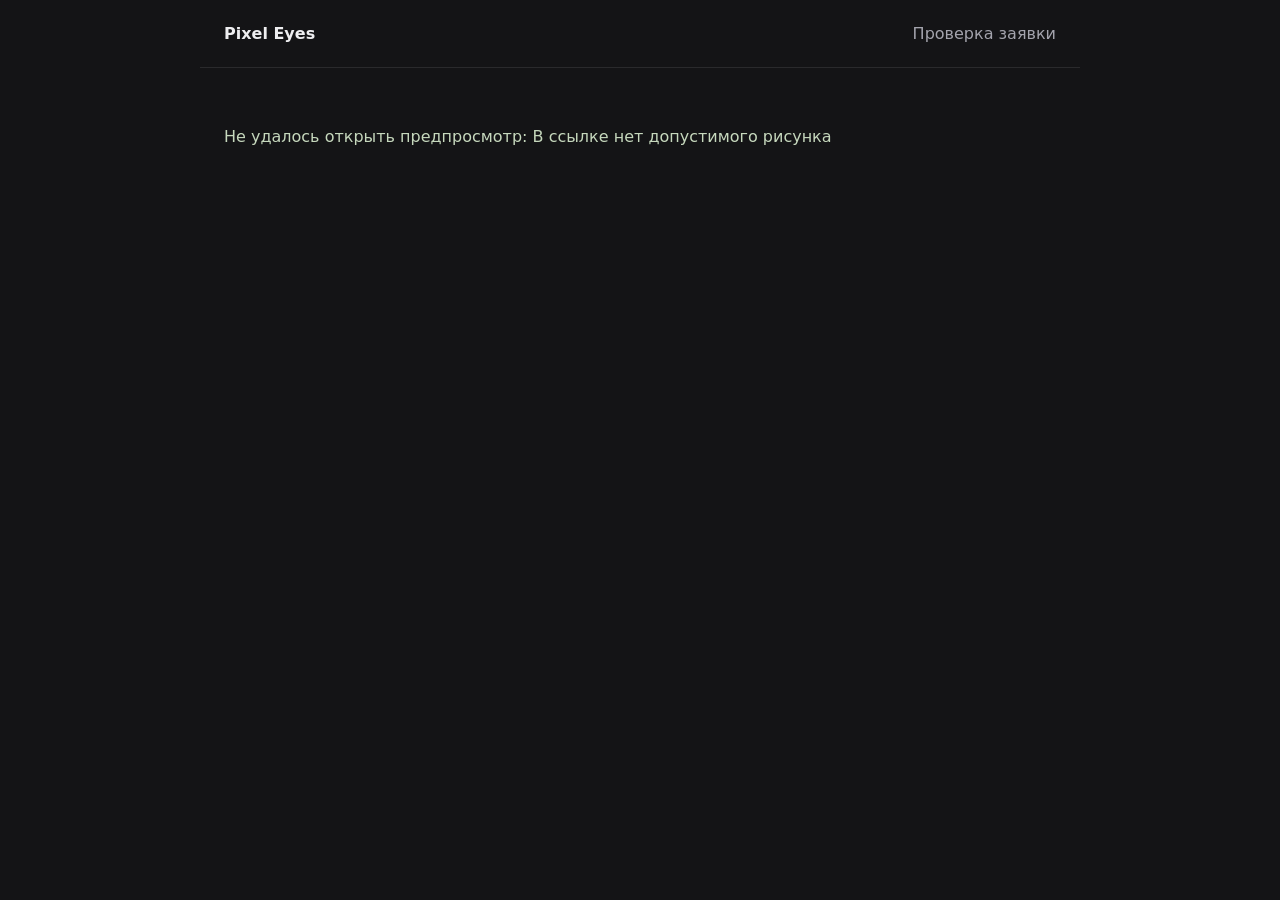
<file: preview.html>
<!doctype html>
<html lang="ru">
<head>
<meta charset="utf-8">
<meta name="viewport" content="width=device-width,initial-scale=1">
<meta name="referrer" content="no-referrer">
<meta http-equiv="Content-Security-Policy" content="default-src 'self'; script-src 'self'; style-src 'self'; img-src 'self' data:; connect-src 'none'; object-src 'none'; base-uri 'none'; form-action 'none'">
<title>Предпросмотр заявки · Pixel Eyes</title>
<link rel="stylesheet" href="assets/preview.css">
<script src="assets/eyes.js" defer></script>
<script src="assets/preview.js" defer></script>
</head>
<body>
<header><a href="./">Pixel Eyes</a><span>Проверка заявки</span></header>
<main>
  <p id="status" role="status">Подготавливаем рисунок</p>
  <section id="content" hidden>
    <div class="heading"><h1 id="name"></h1><p id="author"></p></div>
    <div id="stage" aria-label="Живой пример глаз"></div>
    <p class="hint">Двигайте указателем или коснитесь глаз, чтобы проверить реакцию</p>
    <div id="emotions" class="controls" aria-label="Проверка эмоций"></div>
    <p id="description"></p><p id="tags" class="hint"></p>
    <div class="actions"><button id="copy" type="button">Скопировать JSON</button><button id="background" type="button">Светлый фон</button></div>
    <p class="hint">Чтобы посмотреть в Telegram: скопируйте JSON, затем в Pixel Eyes откройте "Свои глаза и каталог" → "Из буфера обмена".</p>
    <p class="note">Это предпросмотр заявки. Для публикации владелец ставит метку approved-skin и объединяет созданный PR. Рисунок и движения в браузере могут немного отличаться от клиента.</p>
  </section>
</main>
</body>
</html>
</file>
<file: assets/site.css>
:root {
  --bg: #f4f1ea;
  --bg2: #ebe6db;
  --card: #fffdf8;
  --card2: #f7f3ea;
  --line: #ddd5c5;
  --text: #1d1a24;
  --muted: #6d6676;
  --accent: #ff4f7b;
  --accent2: #7a45d6;
  --gold: #e8a400;
  --ok: #1e9e5a;
  --bad: #d63a3a;
  --code-bg: #1d1a24;
  --code-text: #f2eefc;
  --stage: #e9e3d6;
  --shadow: 0 1px 0 rgba(0, 0, 0, .04), 0 8px 24px -12px rgba(40, 20, 60, .18);
  --r: 14px;
  --pix: 4px;
  color-scheme: light;
}

@media (prefers-color-scheme: dark) {
  :root:not([data-theme="light"]) {
    --bg: #121019;
    --bg2: #1a1724;
    --card: #1c1927;
    --card2: #242033;
    --line: #322d44;
    --text: #efeaf8;
    --muted: #a39cb6;
    --accent: #ff6b92;
    --accent2: #a67cff;
    --gold: #ffd23f;
    --ok: #46d17f;
    --bad: #ff6b6b;
    --code-bg: #0c0a12;
    --code-text: #efeaf8;
    --stage: #0e0c15;
    --shadow: 0 1px 0 rgba(255, 255, 255, .03), 0 10px 30px -14px rgba(0, 0, 0, .7);
    color-scheme: dark;
  }
}

:root[data-theme="dark"] {
  --bg: #121019;
  --bg2: #1a1724;
  --card: #1c1927;
  --card2: #242033;
  --line: #322d44;
  --text: #efeaf8;
  --muted: #a39cb6;
  --accent: #ff6b92;
  --accent2: #a67cff;
  --gold: #ffd23f;
  --ok: #46d17f;
  --bad: #ff6b6b;
  --code-bg: #0c0a12;
  --code-text: #efeaf8;
  --stage: #0e0c15;
  --shadow: 0 1px 0 rgba(255, 255, 255, .03), 0 10px 30px -14px rgba(0, 0, 0, .7);
  color-scheme: dark;
}

* {
  box-sizing: border-box;
}

html {
  -webkit-text-size-adjust: 100%;
  scroll-behavior: smooth;
  scroll-padding-top: 76px;
}

body {
  margin: 0;
  background: var(--bg);
  color: var(--text);
  font: 16px/1.6 "Inter", system-ui, -apple-system, "Segoe UI", Roboto, sans-serif;
  overflow-x: hidden;
}

a {
  color: var(--accent2);
  text-underline-offset: 3px;
}

h1, h2, h3, .pixel {
  font-family: "Tiny5", "Inter", system-ui, sans-serif;
  font-weight: 400;
  font-synthesis: none;
  letter-spacing: .02em;
  line-height: 1.15;
}

h1 {
  font-size: clamp(34px, 7vw, 64px);
  margin: 0 0 14px;
}

h2 {
  font-size: clamp(26px, 4.4vw, 38px);
  margin: 0 0 14px;
}

h3 {
  font-size: 22px;
  margin: 28px 0 8px;
}

p {
  margin: 0 0 14px;
}

code, pre, kbd {
  font-family: "JetBrains Mono", ui-monospace, "Cascadia Mono", Consolas, monospace;
}

:not(pre) > code {
  background: var(--card2);
  border: 1px solid var(--line);
  border-radius: 6px;
  padding: 1px 5px;
  font-size: .88em;
  white-space: nowrap;
}

pre {
  margin: 0 0 16px;
  background: var(--code-bg);
  color: var(--code-text);
  border-radius: 12px;
  padding: 14px 16px;
  overflow: auto;
  font-size: 13.5px;
  line-height: 1.5;
  max-width: 100%;
}

kbd {
  background: var(--card2);
  border: 1px solid var(--line);
  border-bottom-width: 3px;
  border-radius: 6px;
  padding: 0 6px;
  font-size: .85em;
}

.wrap {
  width: 100%;
  max-width: 1120px;
  margin: 0 auto;
  padding: 0 16px;
}

/* ---- шапка ---- */

.top {
  position: sticky;
  top: 0;
  z-index: 50;
  background: color-mix(in srgb, var(--bg) 86%, transparent);
  backdrop-filter: blur(10px);
  -webkit-backdrop-filter: blur(10px);
  border-bottom: 1px solid var(--line);
}

.top .wrap {
  display: flex;
  align-items: center;
  gap: 10px;
  height: 60px;
}

.brand {
  display: flex;
  align-items: center;
  gap: 10px;
  color: var(--text);
  text-decoration: none;
  font-family: "Tiny5", sans-serif;
  font-size: 24px;
  font-weight: 400;
  white-space: nowrap;
}

.brand .pe-canvas {
  display: block;
}

.nav {
  display: flex;
  gap: 2px;
  margin-left: auto;
  align-items: center;
}

.nav a, .icon-btn {
  color: var(--text);
  text-decoration: none;
  padding: 8px 12px;
  border-radius: 10px;
  font-size: 15px;
  white-space: nowrap;
  border: 0;
  background: none;
  cursor: pointer;
  font-family: inherit;
}

.nav a:hover, .icon-btn:hover {
  background: var(--card2);
}

.nav a[aria-current="page"] {
  background: var(--card);
  box-shadow: inset 0 0 0 1px var(--line);
}

.menu-btn {
  display: none;
}

@media (max-width: 760px) {
  .menu-btn {
    display: inline-flex;
    margin-left: auto;
  }

  .nav {
    display: none;
    position: absolute;
    top: 60px;
    left: 0;
    right: 0;
    flex-direction: column;
    align-items: stretch;
    background: var(--bg);
    border-bottom: 1px solid var(--line);
    padding: 8px 16px 14px;
  }

  .nav.open {
    display: flex;
  }

  .nav a {
    padding: 12px;
  }
}

/* ---- кнопки ---- */

.btn {
  --b: var(--accent);
  display: inline-flex;
  align-items: center;
  justify-content: center;
  gap: 8px;
  min-height: 46px;
  padding: 10px 20px;
  border-radius: 12px;
  border: 0;
  background: var(--b);
  color: #fff;
  font: 600 16px/1.2 "Inter", system-ui, sans-serif;
  text-decoration: none;
  cursor: pointer;
  box-shadow: 0 4px 0 color-mix(in srgb, var(--b) 62%, #000);
  transition: transform .08s, box-shadow .08s;
}

.btn:active {
  transform: translateY(3px);
  box-shadow: 0 1px 0 color-mix(in srgb, var(--b) 62%, #000);
}

.btn.alt {
  --b: var(--card);
  color: var(--text);
  box-shadow: inset 0 0 0 1px var(--line), 0 4px 0 var(--line);
}

.btn.alt:active {
  box-shadow: inset 0 0 0 1px var(--line), 0 1px 0 var(--line);
}

.btn.small {
  min-height: 36px;
  padding: 6px 12px;
  font-size: 14px;
  border-radius: 10px;
}

.btn.purple {
  --b: var(--accent2);
}

.chips {
  display: flex;
  flex-wrap: wrap;
  gap: 6px;
}

.chip {
  border: 1px solid var(--line);
  background: var(--card);
  color: var(--text);
  border-radius: 999px;
  padding: 6px 12px;
  font: 14px/1.2 "Inter", system-ui, sans-serif;
  cursor: pointer;
  white-space: nowrap;
}

.chip:hover {
  border-color: var(--accent2);
}

.chip.on {
  background: var(--accent2);
  border-color: var(--accent2);
  color: #fff;
}

/* ---- блоки ---- */

section {
  padding: 56px 0;
}

.card {
  background: var(--card);
  border: 1px solid var(--line);
  border-radius: var(--r);
  box-shadow: var(--shadow);
}

.stage {
  background: var(--stage);
  border-radius: 12px;
  display: flex;
  align-items: center;
  justify-content: center;
  padding: 14px;
  position: relative;
  overflow: hidden;
}

.stage.checker {
  background-color: var(--stage);
  background-image:
    linear-gradient(45deg, color-mix(in srgb, var(--text) 5%, transparent) 25%, transparent 25%),
    linear-gradient(-45deg, color-mix(in srgb, var(--text) 5%, transparent) 25%, transparent 25%),
    linear-gradient(45deg, transparent 75%, color-mix(in srgb, var(--text) 5%, transparent) 75%),
    linear-gradient(-45deg, transparent 75%, color-mix(in srgb, var(--text) 5%, transparent) 75%);
  background-size: 16px 16px;
  background-position: 0 0, 0 8px, 8px -8px, -8px 0;
}

.pe-canvas {
  image-rendering: pixelated;
  image-rendering: crisp-edges;
  max-width: 100%;
  cursor: pointer;
  -webkit-user-select: none;
  user-select: none;
  -webkit-touch-callout: none;
}

.muted {
  color: var(--muted);
}

.lead {
  font-size: 19px;
  color: var(--muted);
  max-width: 640px;
}

.grid2 {
  display: grid;
  grid-template-columns: repeat(auto-fit, minmax(280px, 1fr));
  gap: 16px;
}

.grid3 {
  display: grid;
  grid-template-columns: repeat(auto-fit, minmax(230px, 1fr));
  gap: 14px;
}

.note {
  border-left: 4px solid var(--accent2);
  background: var(--card);
  border-radius: 0 12px 12px 0;
  padding: 12px 16px;
  margin: 0 0 16px;
}

.note.warn {
  border-color: var(--gold);
}

.note.bad {
  border-color: var(--bad);
}

.note > :last-child {
  margin-bottom: 0;
}

table {
  width: 100%;
  border-collapse: collapse;
  font-size: 15px;
}

.table-wrap {
  overflow-x: auto;
  margin: 0 0 18px;
  border: 1px solid var(--line);
  border-radius: 12px;
  background: var(--card);
}

th, td {
  text-align: left;
  vertical-align: top;
  padding: 10px 12px;
  border-bottom: 1px solid var(--line);
}

tr:last-child td {
  border-bottom: 0;
}

th {
  background: var(--card2);
  font-weight: 600;
  white-space: nowrap;
}

td code {
  white-space: nowrap;
}

/* ---- герой ---- */

.hero {
  padding: 48px 0 40px;
  text-align: center;
}

.hero .stage {
  min-height: 220px;
  margin: 0 auto 28px;
  max-width: 760px;
  background: radial-gradient(ellipse at 50% 40%, color-mix(in srgb, var(--accent2) 14%, var(--stage)), var(--stage) 70%);
}

.hero .lead {
  margin: 0 auto 24px;
}

.hero-actions {
  display: flex;
  gap: 12px;
  justify-content: center;
  flex-wrap: wrap;
}

.hero .chips {
  justify-content: center;
  margin: 0 auto 26px;
  max-width: 760px;
}

.stage-hint {
  position: absolute;
  bottom: 8px;
  left: 0;
  right: 0;
  font-size: 13px;
  color: var(--muted);
  text-align: center;
  pointer-events: none;
}

/* ---- шаги установки ---- */

.steps {
  counter-reset: s;
  display: grid;
  gap: 12px;
  grid-template-columns: repeat(auto-fit, minmax(220px, 1fr));
  padding: 0;
  margin: 0;
  list-style: none;
}

.steps li {
  counter-increment: s;
  padding: 18px 18px 18px 64px;
  position: relative;
}

.steps li::before {
  content: counter(s);
  position: absolute;
  left: 16px;
  top: 16px;
  width: 34px;
  height: 34px;
  border-radius: 8px;
  background: var(--accent);
  color: #fff;
  display: grid;
  place-items: center;
  font: 400 20px "Tiny5", sans-serif;
}

.steps b {
  display: block;
  margin-bottom: 4px;
}

/* ---- реакции ---- */

.react {
  padding: 16px;
  display: flex;
  gap: 14px;
  align-items: flex-start;
  cursor: pointer;
  text-align: left;
  color: var(--text);
  font: inherit;
  width: 100%;
}

.react:hover {
  border-color: var(--accent2);
}

.react .emo {
  font-size: 28px;
  line-height: 1;
}

.react b {
  display: block;
}

.react span {
  color: var(--muted);
  font-size: 14px;
}

/* ---- галерея ---- */

.gallery {
  display: grid;
  grid-template-columns: repeat(auto-fill, minmax(240px, 1fr));
  gap: 14px;
}

.skin-card {
  padding: 12px;
  display: flex;
  flex-direction: column;
  gap: 10px;
  min-width: 0;
}

.skin-card .stage {
  height: 150px;
  padding: 8px;
}

.skin-card h3 {
  margin: 0;
  font-size: 20px;
}

.skin-card .meta {
  font-size: 13px;
  color: var(--muted);
  overflow: hidden;
  text-overflow: ellipsis;
  white-space: nowrap;
}

.skin-card .desc {
  font-size: 14px;
  color: var(--muted);
  flex: 1;
}

.skin-card .row {
  display: flex;
  gap: 6px;
  flex-wrap: wrap;
}

.tag {
  font-size: 12px;
  padding: 1px 8px;
  border-radius: 999px;
  background: var(--card2);
  border: 1px solid var(--line);
  color: var(--muted);
}

.filter {
  margin-bottom: 18px;
}

/* ---- документация ---- */

.doc {
  display: grid;
  grid-template-columns: 250px minmax(0, 1fr);
  gap: 36px;
  padding-top: 32px;
  padding-bottom: 80px;
}

.toc {
  position: sticky;
  top: 80px;
  align-self: start;
  max-height: calc(100vh - 100px);
  overflow: auto;
  font-size: 14px;
  padding-bottom: 20px;
}

.toc a {
  display: block;
  color: var(--muted);
  text-decoration: none;
  padding: 4px 10px;
  border-radius: 8px;
  border-left: 2px solid transparent;
}

.toc a.sub {
  padding-left: 22px;
  font-size: 13px;
}

.toc a:hover, .toc a.on {
  color: var(--text);
  background: var(--card2);
}

.toc a.on {
  border-left-color: var(--accent);
}

.toc-mobile {
  display: none;
}

.doc article > section {
  padding: 0 0 36px;
  border-bottom: 1px dashed var(--line);
  margin-bottom: 36px;
}

.doc article > section:last-child {
  border-bottom: 0;
}

.doc article h2 {
  padding-top: 4px;
}

.doc article ol, .doc article ul {
  padding-left: 22px;
  margin: 0 0 16px;
}

.doc article li {
  margin-bottom: 6px;
}

@media (max-width: 900px) {
  .doc {
    grid-template-columns: minmax(0, 1fr);
    gap: 0;
  }

  .toc {
    display: none;
  }

  .toc-mobile {
    display: block;
    margin-bottom: 24px;
  }

  .toc-mobile summary {
    cursor: pointer;
    padding: 12px 16px;
    font-weight: 600;
  }

  .toc-mobile nav {
    padding: 0 8px 12px;
    font-size: 15px;
  }

  .toc-mobile a {
    display: block;
    padding: 6px 10px;
    color: var(--text);
    text-decoration: none;
  }

  .toc-mobile a.sub {
    padding-left: 24px;
    color: var(--muted);
  }
}

/* живые примеры в инструкции */

.demo {
  display: grid;
  grid-template-columns: minmax(0, 1.25fr) minmax(0, 1fr);
  gap: 0;
  margin: 0 0 20px;
  overflow: hidden;
}

.demo pre {
  margin: 0;
  border-radius: 0;
  max-height: 460px;
  font-size: 12.5px;
}

.demo .side {
  display: flex;
  flex-direction: column;
  gap: 10px;
  padding: 12px;
}

.demo .stage {
  flex: 1;
  min-height: 170px;
}

.demo .chips .chip {
  font-size: 13px;
  padding: 4px 10px;
}

.demo-title {
  padding: 10px 14px;
  font-weight: 600;
  border-bottom: 1px solid var(--line);
  grid-column: 1 / -1;
  display: flex;
  justify-content: space-between;
  gap: 10px;
  align-items: center;
  flex-wrap: wrap;
}

@media (max-width: 760px) {
  .demo {
    grid-template-columns: minmax(0, 1fr);
  }

  .demo pre {
    max-height: 300px;
    order: 2;
  }
}

.anatomy {
  display: grid;
  grid-template-columns: repeat(auto-fit, minmax(150px, 1fr));
  gap: 10px;
  margin: 0 0 18px;
}

.anatomy figure {
  margin: 0;
  padding: 10px;
  text-align: center;
}

.anatomy figcaption {
  font-size: 14px;
  margin-top: 6px;
}

.anatomy figcaption small {
  display: block;
  color: var(--muted);
}

.emo-grid {
  display: grid;
  grid-template-columns: repeat(auto-fill, minmax(150px, 1fr));
  gap: 10px;
  margin: 0 0 18px;
}

.emo-grid .card {
  padding: 10px;
  text-align: center;
}

.emo-grid .stage {
  height: 96px;
  padding: 6px;
}

.emo-grid b {
  display: block;
  margin-top: 6px;
  font-size: 15px;
}

.emo-grid small {
  color: var(--muted);
  font-size: 12.5px;
  line-height: 1.35;
  display: block;
}

.gridpic {
  font-family: "JetBrains Mono", monospace;
  line-height: 1;
  letter-spacing: .25em;
}

/* ---- подвал ---- */

footer {
  border-top: 1px solid var(--line);
  padding: 30px 0 50px;
  color: var(--muted);
  font-size: 14px;
}

footer .wrap {
  display: flex;
  gap: 16px;
  flex-wrap: wrap;
  justify-content: space-between;
}

/* плавающие глаза поверх страницы, как в плагине */

.floating-eyes {
  position: fixed;
  z-index: 60;
  right: 18px;
  bottom: 18px;
  touch-action: none;
}

.toast {
  position: fixed;
  left: 50%;
  bottom: 24px;
  transform: translateX(-50%) translateY(120px);
  background: var(--text);
  color: var(--bg);
  padding: 10px 18px;
  border-radius: 12px;
  font-size: 15px;
  z-index: 100;
  transition: transform .25s;
  max-width: calc(100vw - 32px);
  text-align: center;
}

.toast.show {
  transform: translateX(-50%) translateY(0);
}

.sr-only {
  position: absolute;
  width: 1px;
  height: 1px;
  overflow: hidden;
  clip: rect(0 0 0 0);
}

.chat-demo {
  max-width: 560px;
  margin: 0 auto 24px;
}

.chat-demo .chips {
  justify-content: center;
  margin: 0 0 10px;
}

.type-hint {
  font-size: 14.5px;
  color: var(--muted);
  min-height: 2.8em;
  margin: 8px 0 0;
}

.type-hint b {
  color: var(--text);
}

.typing-demo {
  display: flex;
  gap: 8px;
  max-width: 520px;
  margin: 0 auto 26px;
}

.chat-demo .typing-demo {
  margin: 0 auto;
}

.typing-demo input {
  flex: 1;
  min-width: 0;
  height: 46px;
  border-radius: 12px;
  border: 1px solid var(--line);
  background: var(--card);
  color: var(--text);
  padding: 0 14px;
  font: 16px "Inter", system-ui, sans-serif;
}

.typing-demo input:focus {
  outline: 2px solid var(--accent2);
  outline-offset: 1px;
}

/* ---- редактор ---- */

.editor {
  padding-top: 24px;
  padding-bottom: 60px;
}

.ed-head h1 {
  font-size: clamp(30px, 5vw, 44px);
  margin-bottom: 6px;
}

.small {
  font-size: 13.5px;
}

.fld {
  display: flex;
  flex-direction: column;
  gap: 4px;
  font-size: 14px;
  min-width: 0;
  margin-bottom: 10px;
}

.fld > span {
  color: var(--muted);
  font-size: 13px;
}

.fld small {
  color: var(--muted);
  font-size: 12.5px;
  line-height: 1.35;
}

.fld.grow {
  flex: 1 1 220px;
}

.fld.narrow {
  width: 74px;
}

input[type="text"], input[type="number"], select, textarea {
  font: 15px/1.3 "Inter", system-ui, sans-serif;
  color: var(--text);
  background: var(--card2);
  border: 1px solid var(--line);
  border-radius: 10px;
  padding: 8px 10px;
  min-width: 0;
  width: 100%;
}

textarea {
  font-family: "JetBrains Mono", ui-monospace, monospace;
  font-size: 12.5px;
  resize: vertical;
}

input:focus, select:focus, textarea:focus {
  outline: 2px solid var(--accent2);
  outline-offset: 1px;
}

input[type="color"] {
  width: 52px;
  height: 52px;
  padding: 2px;
  border: 1px solid var(--line);
  border-radius: 12px;
  background: var(--card2);
  cursor: pointer;
  flex: none;
}

input[type="range"] {
  width: 100%;
  accent-color: var(--accent2);
}

input[type="checkbox"] {
  accent-color: var(--accent2);
  width: 18px;
  height: 18px;
  flex: none;
}

select.chip {
  width: auto;
  padding: 6px 10px;
  border-radius: 999px;
}

select.chip.on {
  background: var(--accent2);
  color: #fff;
  border-color: var(--accent2);
}

.chk {
  display: flex;
  gap: 8px;
  align-items: center;
  font-size: 14px;
  margin: 6px 0;
  cursor: pointer;
}

.rng {
  display: flex;
  gap: 10px;
  align-items: center;
}

.rng output {
  min-width: 36px;
  text-align: right;
  font-variant-numeric: tabular-nums;
  color: var(--muted);
  font-size: 13px;
}

.two {
  display: grid;
  grid-template-columns: 1fr 1fr;
  gap: 8px;
}

.err {
  color: var(--bad);
  font-size: 14px;
}

.row-btns {
  display: flex;
  gap: 8px;
  flex-wrap: wrap;
  align-items: center;
}

.ed-bar {
  display: flex;
  flex-wrap: wrap;
  gap: 4px 14px;
  align-items: flex-end;
  padding: 14px 14px 4px;
  margin: 18px 0 16px;
}

.ed-bar-btns {
  display: flex;
  gap: 8px;
  flex-wrap: wrap;
  margin-bottom: 10px;
}

.file-btn {
  position: relative;
  overflow: hidden;
}

.file-btn input {
  position: absolute;
  inset: 0;
  opacity: 0;
  cursor: pointer;
}

.paste-box {
  flex-basis: 100%;
  margin-bottom: 12px;
}

.paste-box textarea {
  margin-bottom: 8px;
}

.ed-grid {
  display: grid;
  grid-template-columns: minmax(0, 1.15fr) minmax(0, 1fr);
  gap: 16px;
  align-items: start;
}

@media (max-width: 900px) {
  .ed-grid {
    grid-template-columns: minmax(0, 1fr);
  }

  .ed-side {
    display: contents !important;
  }

  .ed-preview {
    order: -2;
    position: sticky;
    top: 62px;
    z-index: 5;
  }

  .ed-main {
    order: -1;
  }

  .ed-preview .stage {
    min-height: 110px !important;
  }

  .ed-preview > p {
    display: none;
  }

  .ed-preview .chips {
    flex-wrap: nowrap;
    overflow-x: auto;
    scrollbar-width: none;
  }

  .ed-preview-row {
    flex-wrap: nowrap;
  }

  .ed-preview-row .rng {
    display: none;
  }
}

.ed-paint, .ed-preview, .ed-out {
  padding: 14px;
}

.ed-paint h3 {
  margin: 18px 0 8px;
  font-size: 20px;
}

.ed-paint .chips {
  margin-bottom: 8px;
}

.ed-ops {
  display: flex;
  flex-wrap: wrap;
  gap: 6px 10px;
  margin-bottom: 10px;
}

.op-group {
  display: inline-flex;
  align-items: center;
  gap: 2px;
  background: var(--card2);
  border: 1px solid var(--line);
  border-radius: 12px;
  padding: 2px;
}

.op-group .icon-btn {
  padding: 6px 10px;
  font-size: 15px;
  min-width: 36px;
}

.op-group .icon-btn:disabled {
  opacity: .35;
  cursor: default;
}

.op-group .size {
  font: 600 14px "JetBrains Mono", monospace;
  padding: 0 6px;
  white-space: nowrap;
}

.canvas-holder {
  display: flex;
  justify-content: center;
  align-items: center;
  min-height: 160px;
  background: var(--card2);
  border-radius: 12px;
  padding: 2px;
  overflow: hidden;
}

#ed-canvas {
  touch-action: none;
  cursor: crosshair;
  display: block;
  border-radius: 4px;
}

.empty {
  text-align: center;
  padding: 30px 16px;
}

.ed-under {
  display: flex;
  justify-content: space-between;
  align-items: center;
  gap: 10px;
  flex-wrap: wrap;
  margin-top: 6px;
}

.palette {
  display: flex;
  flex-wrap: wrap;
  gap: 6px;
  margin-bottom: 12px;
}

.swatch {
  position: relative;
  width: 44px;
  height: 44px;
  border-radius: 10px;
  border: 2px solid var(--line);
  background-color: #fff;
  background-image:
    linear-gradient(45deg, #ccc 25%, transparent 25%), linear-gradient(-45deg, #ccc 25%, transparent 25%),
    linear-gradient(45deg, transparent 75%, #ccc 75%), linear-gradient(-45deg, transparent 75%, #ccc 75%);
  background-size: 10px 10px;
  background-position: 0 0, 0 5px, 5px -5px, -5px 0;
  padding: 0;
  cursor: pointer;
  overflow: hidden;
}

.swatch .sw-fill {
  position: absolute;
  inset: 0;
}

.swatch .sw-ch {
  position: absolute;
  left: 3px;
  bottom: 1px;
  font: 600 11px "JetBrains Mono", monospace;
  color: #fff;
  text-shadow: 0 0 2px #000, 0 0 2px #000;
}

.swatch .sw-dot {
  position: absolute;
  right: 4px;
  top: 4px;
  width: 9px;
  height: 9px;
  border-radius: 50%;
  background: var(--accent2);
  box-shadow: 0 0 0 2px #fff;
}

.swatch .sw-ring {
  position: absolute;
  right: 4px;
  bottom: 4px;
  width: 10px;
  height: 10px;
  border-radius: 50%;
  border: 3px solid #111;
  box-shadow: 0 0 0 1px #fff;
}

.swatch.on {
  border-color: var(--accent);
  box-shadow: 0 0 0 2px var(--accent);
}

.swatch.unused {
  opacity: .6;
}

.swatch.add {
  background: var(--card2);
  color: var(--text);
  font-size: 22px;
  border-style: dashed;
}

.color-box {
  background: var(--card2);
  border-radius: 12px;
  padding: 12px;
}

.color-row {
  display: flex;
  gap: 10px;
  align-items: flex-end;
  flex-wrap: wrap;
}

.color-row .fld {
  flex: 1 1 120px;
  margin-bottom: 0;
}

.color-row .fld.narrow {
  flex: none;
}

.color-box > .fld {
  margin: 10px 0;
}

.color-box input[type="text"] {
  background: var(--card);
}

.presets {
  display: grid;
  grid-template-columns: repeat(16, 1fr);
  gap: 4px;
  margin-top: 10px;
}

.preset {
  aspect-ratio: 1;
  border-radius: 6px;
  border: 1px solid rgba(128, 128, 128, .35);
  cursor: pointer;
  padding: 0;
  min-width: 0;
}

@media (max-width: 520px) {
  .presets {
    grid-template-columns: repeat(8, 1fr);
  }
}

.ed-side {
  display: flex;
  flex-direction: column;
  gap: 12px;
  min-width: 0;
}

.ed-preview .stage {
  min-height: 190px;
  margin-bottom: 10px;
  transition: background .2s;
}

.ed-preview .stage[data-bg="dark"] {
  background: #121019;
}

.ed-preview .stage[data-bg="light"] {
  background: #f4f1ea;
}

.ed-preview .stage[data-bg="chat-dark"] {
  background: linear-gradient(160deg, #1d2a33, #2b3b2e 60%, #1f2a25);
}

.ed-preview .stage[data-bg="chat-light"] {
  background: linear-gradient(160deg, #b8d5a4, #d9e6b5 50%, #a9cfa8);
}

.ed-preview .chips {
  margin-bottom: 8px;
}

.ed-preview .chips .chip {
  padding: 5px 10px;
}

.ed-preview-row {
  display: flex;
  justify-content: space-between;
  gap: 10px;
  flex-wrap: wrap;
  align-items: center;
}

.ed-preview-row .rng {
  flex: 0 1 180px;
}

#ed-status .note {
  margin: 0 0 8px;
  font-size: 14px;
}

#ed-status .note:last-child {
  margin-bottom: 0;
}

.ed-sect summary {
  cursor: pointer;
  padding: 12px 14px;
  font-weight: 600;
  list-style: none;
}

.ed-sect summary::-webkit-details-marker {
  display: none;
}

.ed-sect summary::before {
  content: "▸ ";
  color: var(--muted);
}

.ed-sect[open] summary::before {
  content: "▾ ";
}

.sect-body {
  padding: 0 14px 12px;
}

.eyes-list {
  display: grid;
  gap: 6px;
  margin-bottom: 10px;
}

.eyes-row {
  display: grid;
  grid-template-columns: 1fr 1fr 1fr 60px 36px;
  gap: 6px;
  align-items: center;
}

.eyes-row.head span {
  font-size: 12.5px;
  color: var(--muted);
}

.eyes-row input[type="number"], .eyes-row select {
  padding: 6px 8px;
}

.ed-out textarea {
  margin: 10px 0;
  min-height: 220px;
}
</file>
<file: assets/preview.css>
/* Product: moderation of submitted pixel eyes. Character: playful, precise.
   World: pixel editor. Moment: live artwork. Signature: reactions to touch.
   UI guidance: unslop by Damir Sokolovsky, https://heydamir.design/unslop (CC BY 4.0). */
:root {color-scheme:dark;font-family:system-ui,sans-serif;color:#eeeef0;background:#141416;font-size:16px}
* {box-sizing:border-box}
body {margin:0}
header,main {max-width:880px;margin:auto;padding:24px}
header {display:flex;justify-content:space-between;gap:16px;border-bottom:1px solid #ffffff18}
a {color:inherit;text-decoration:none}
header a {font-weight:600}
header span,.hint,#author {color:#a4a4ad}
main {padding-top:40px;padding-bottom:48px}
h1 {font-size:32px;font-weight:500;margin:0;overflow-wrap:anywhere}
p {line-height:1.6;overflow-wrap:anywhere}
#author {margin:8px 0 24px}
#stage {min-height:256px;background:#202024;border-radius:24px;display:flex;justify-content:center;align-items:center;overflow:hidden;padding:24px}
#stage.light {background:#f1f1f3}
canvas {image-rendering:pixelated;max-width:100%;touch-action:none}
.controls,.actions {display:flex;flex-wrap:wrap;gap:8px;margin:24px 0}
button {font:inherit;color:inherit;border:1px solid #ffffff20;background:#252529;border-radius:12px;padding:12px 16px;cursor:pointer}
button:hover {background:#303036}
button:focus-visible,a:focus-visible {outline:2px solid #a9db97;outline-offset:4px}
#copy {background:#eeeef0;color:#171719;border-color:transparent}
#copy:hover {background:#d9d9de}
.hint,.note {font-size:14px}
.note {color:#a4a4ad;border-top:1px solid #ffffff18;padding-top:24px;margin-top:32px}
#status:not(:empty) {color:#c6d8bd}
@media(max-width:480px) {header,main {padding-left:16px;padding-right:16px}main {padding-top:24px}h1 {font-size:28px}#stage {min-height:224px;padding:16px}button {padding:12px}}
</file>
